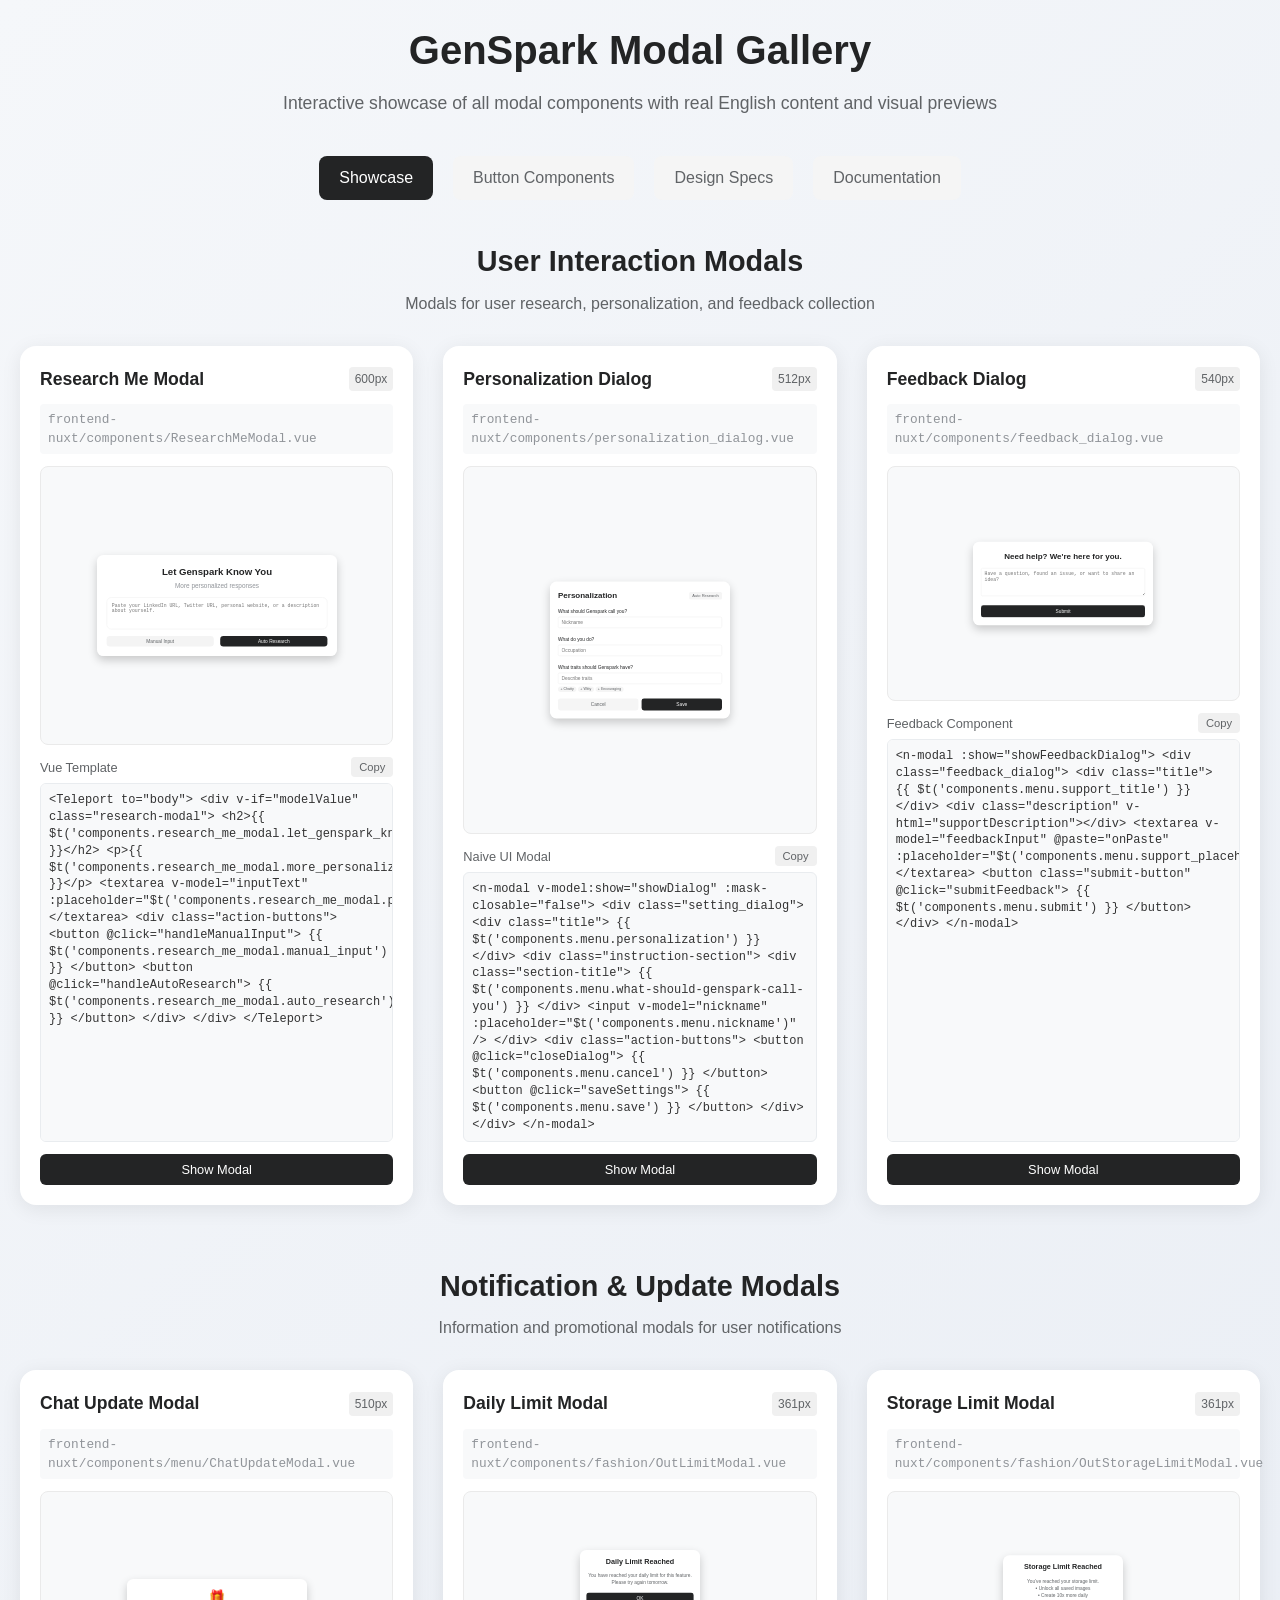
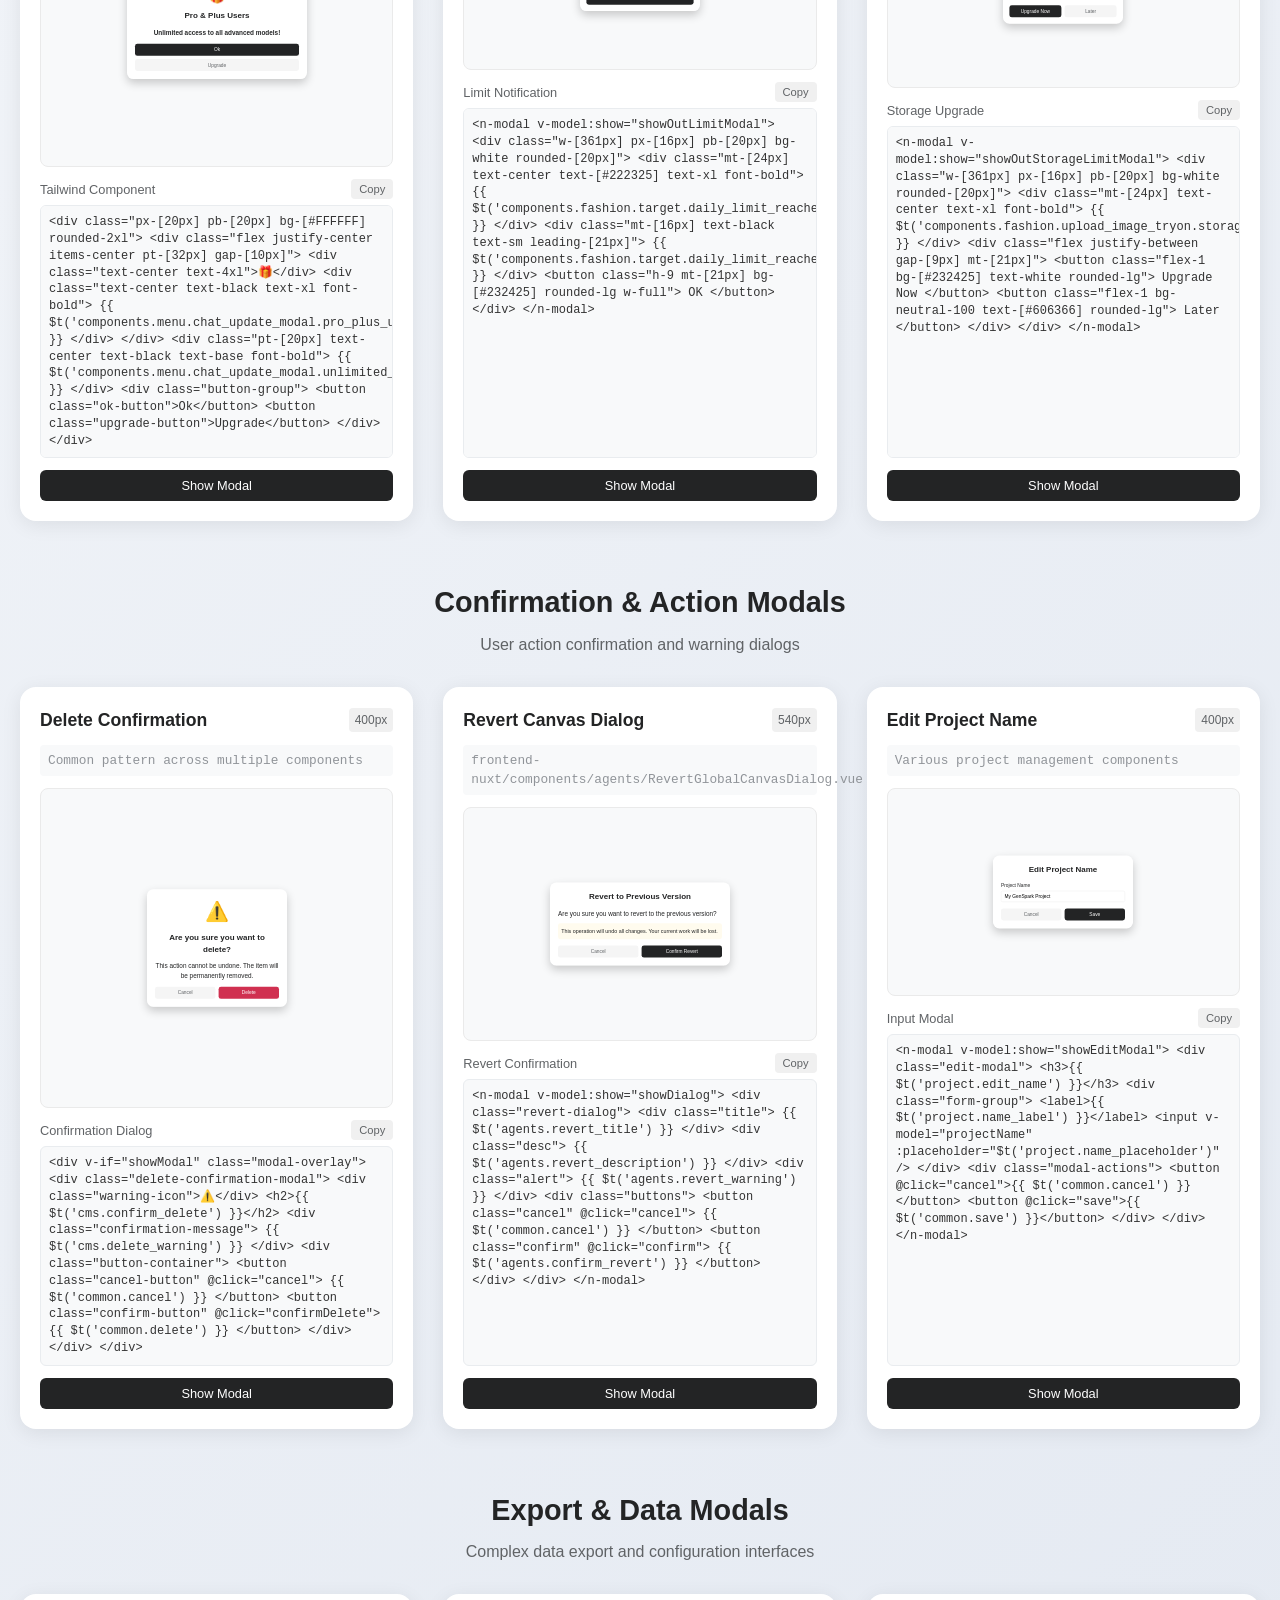
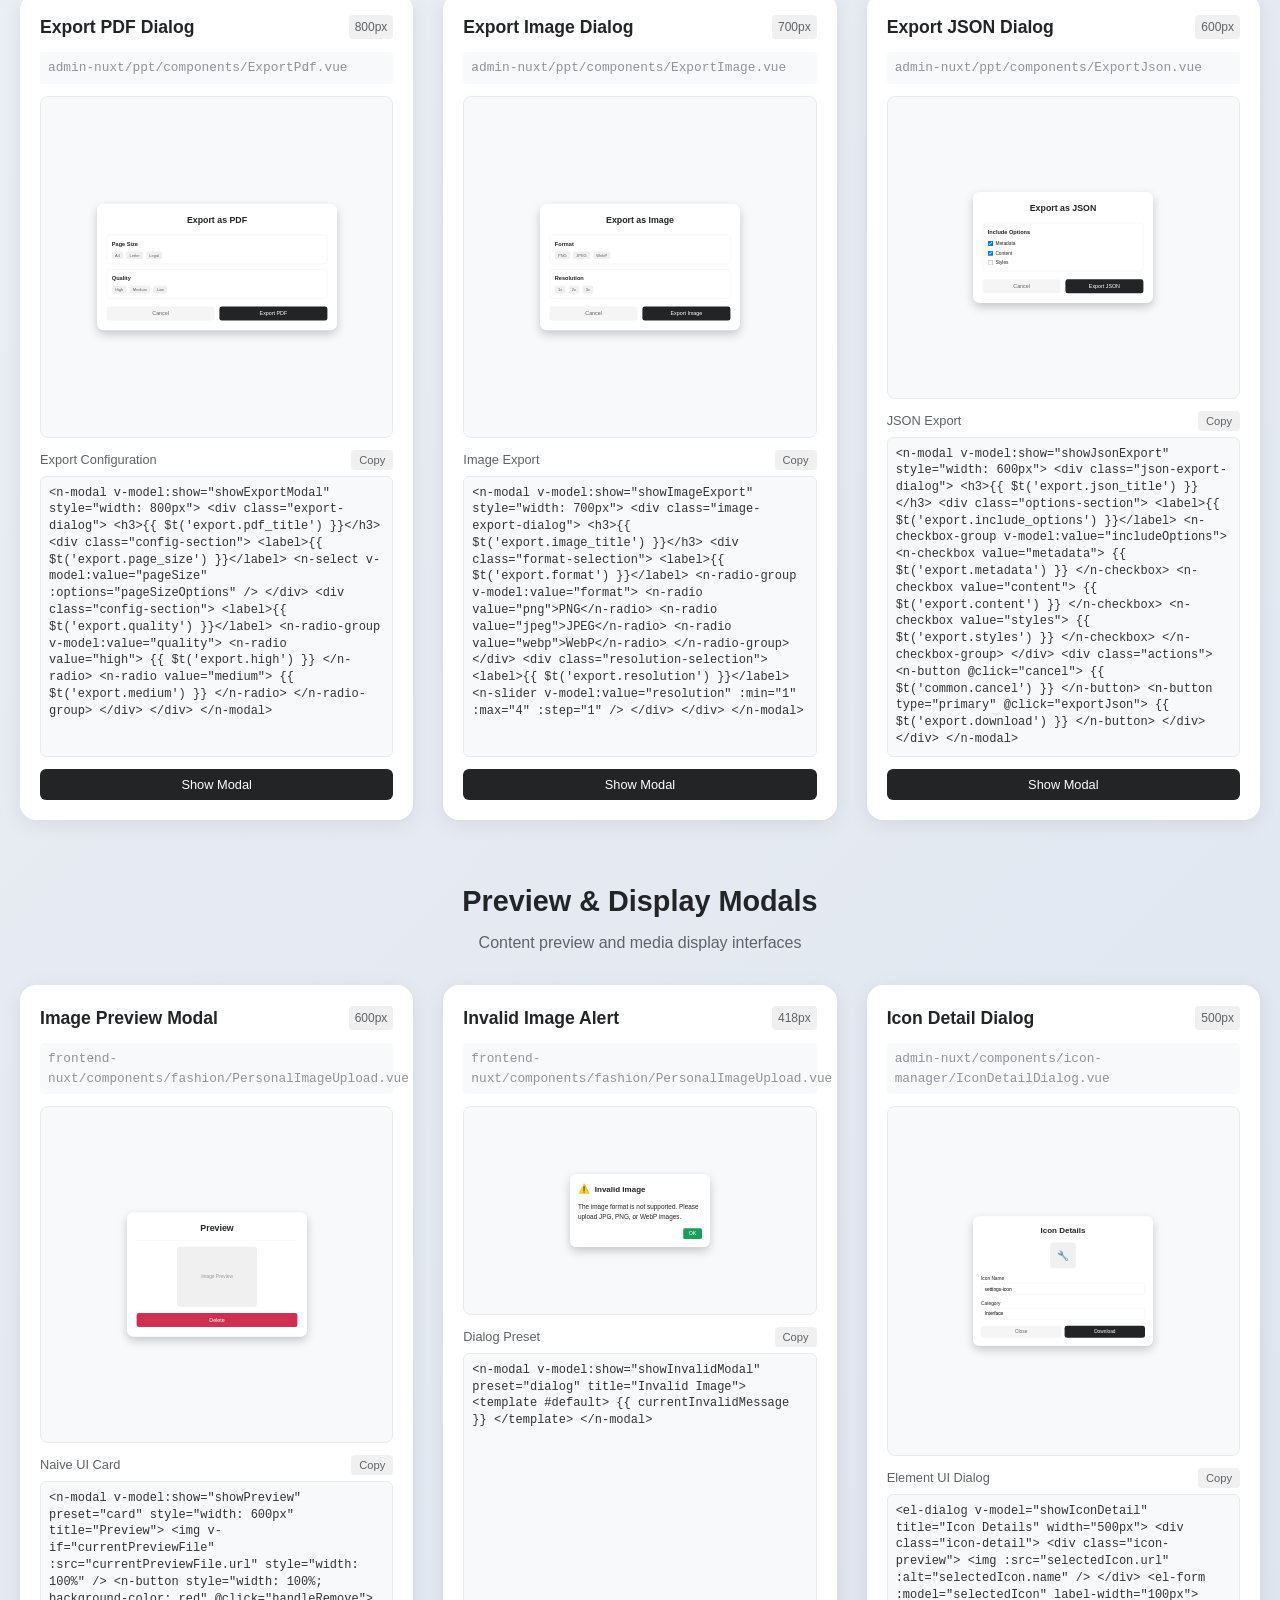
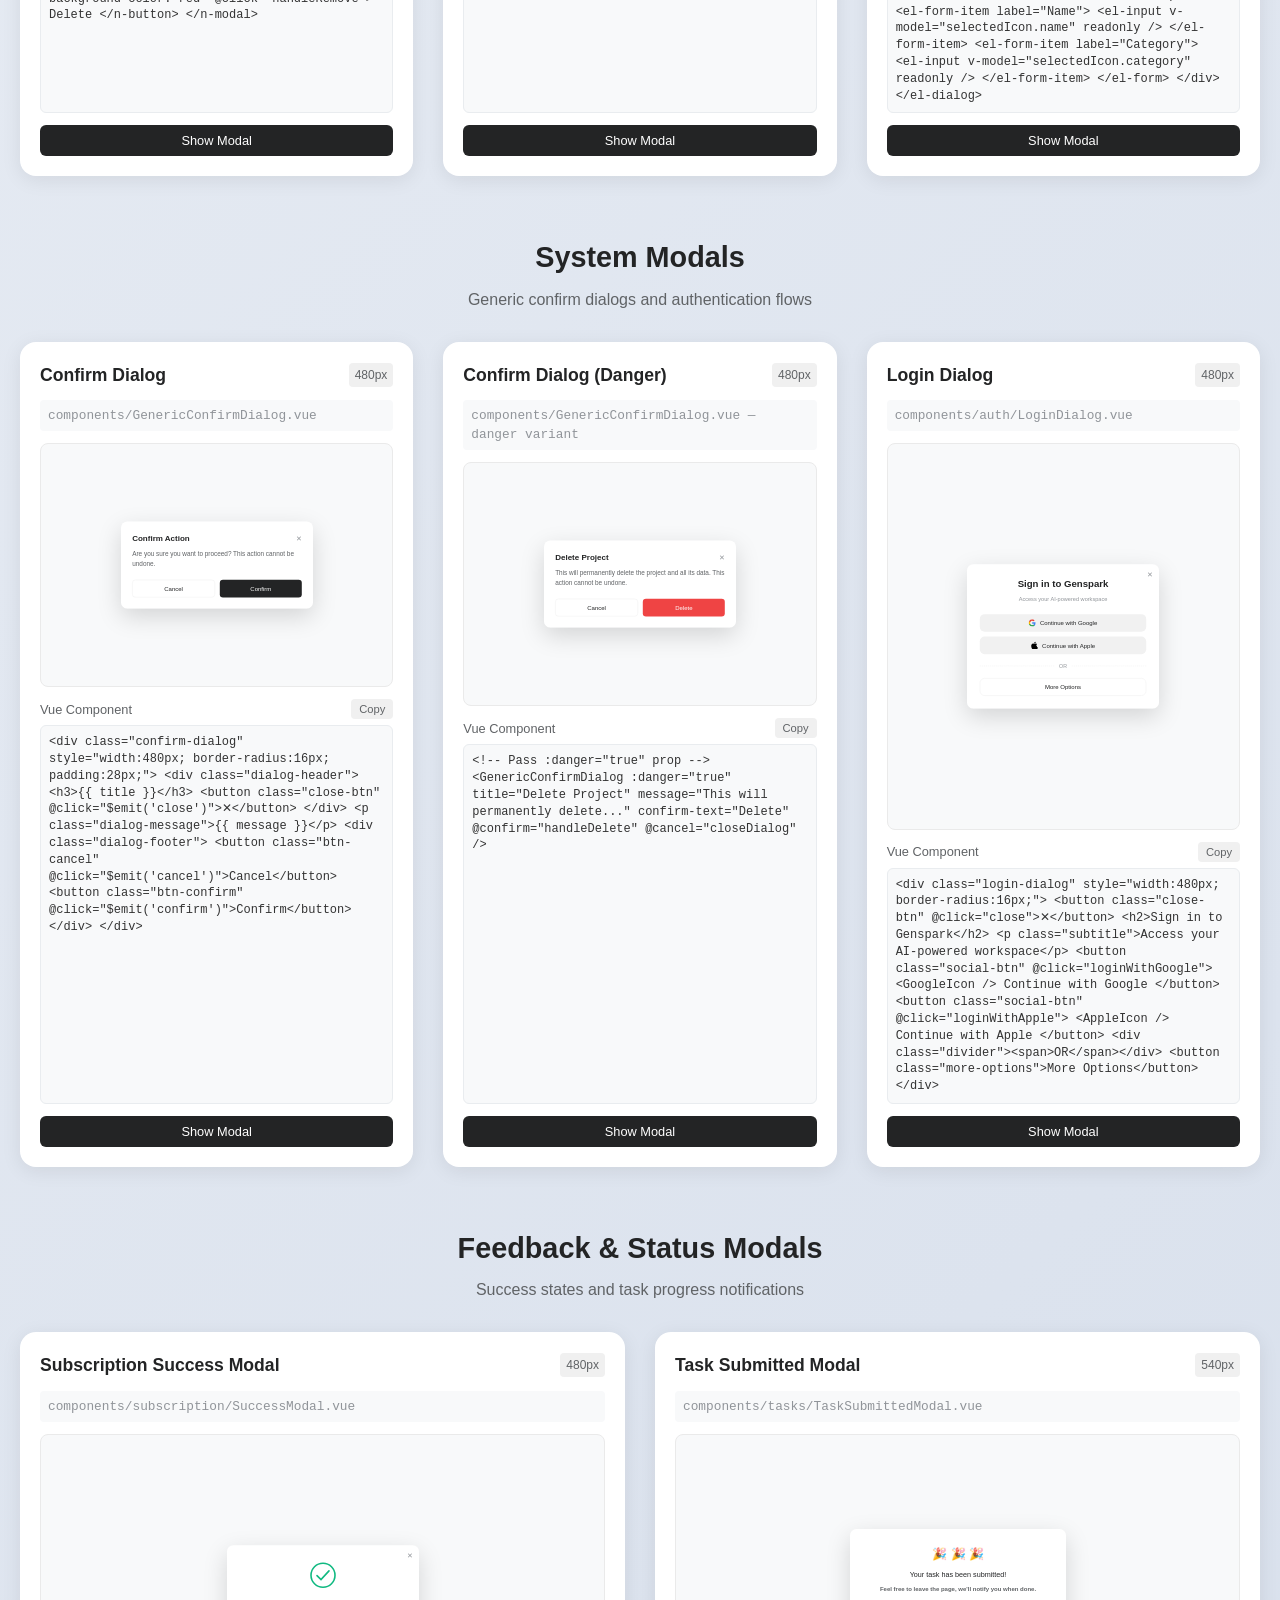
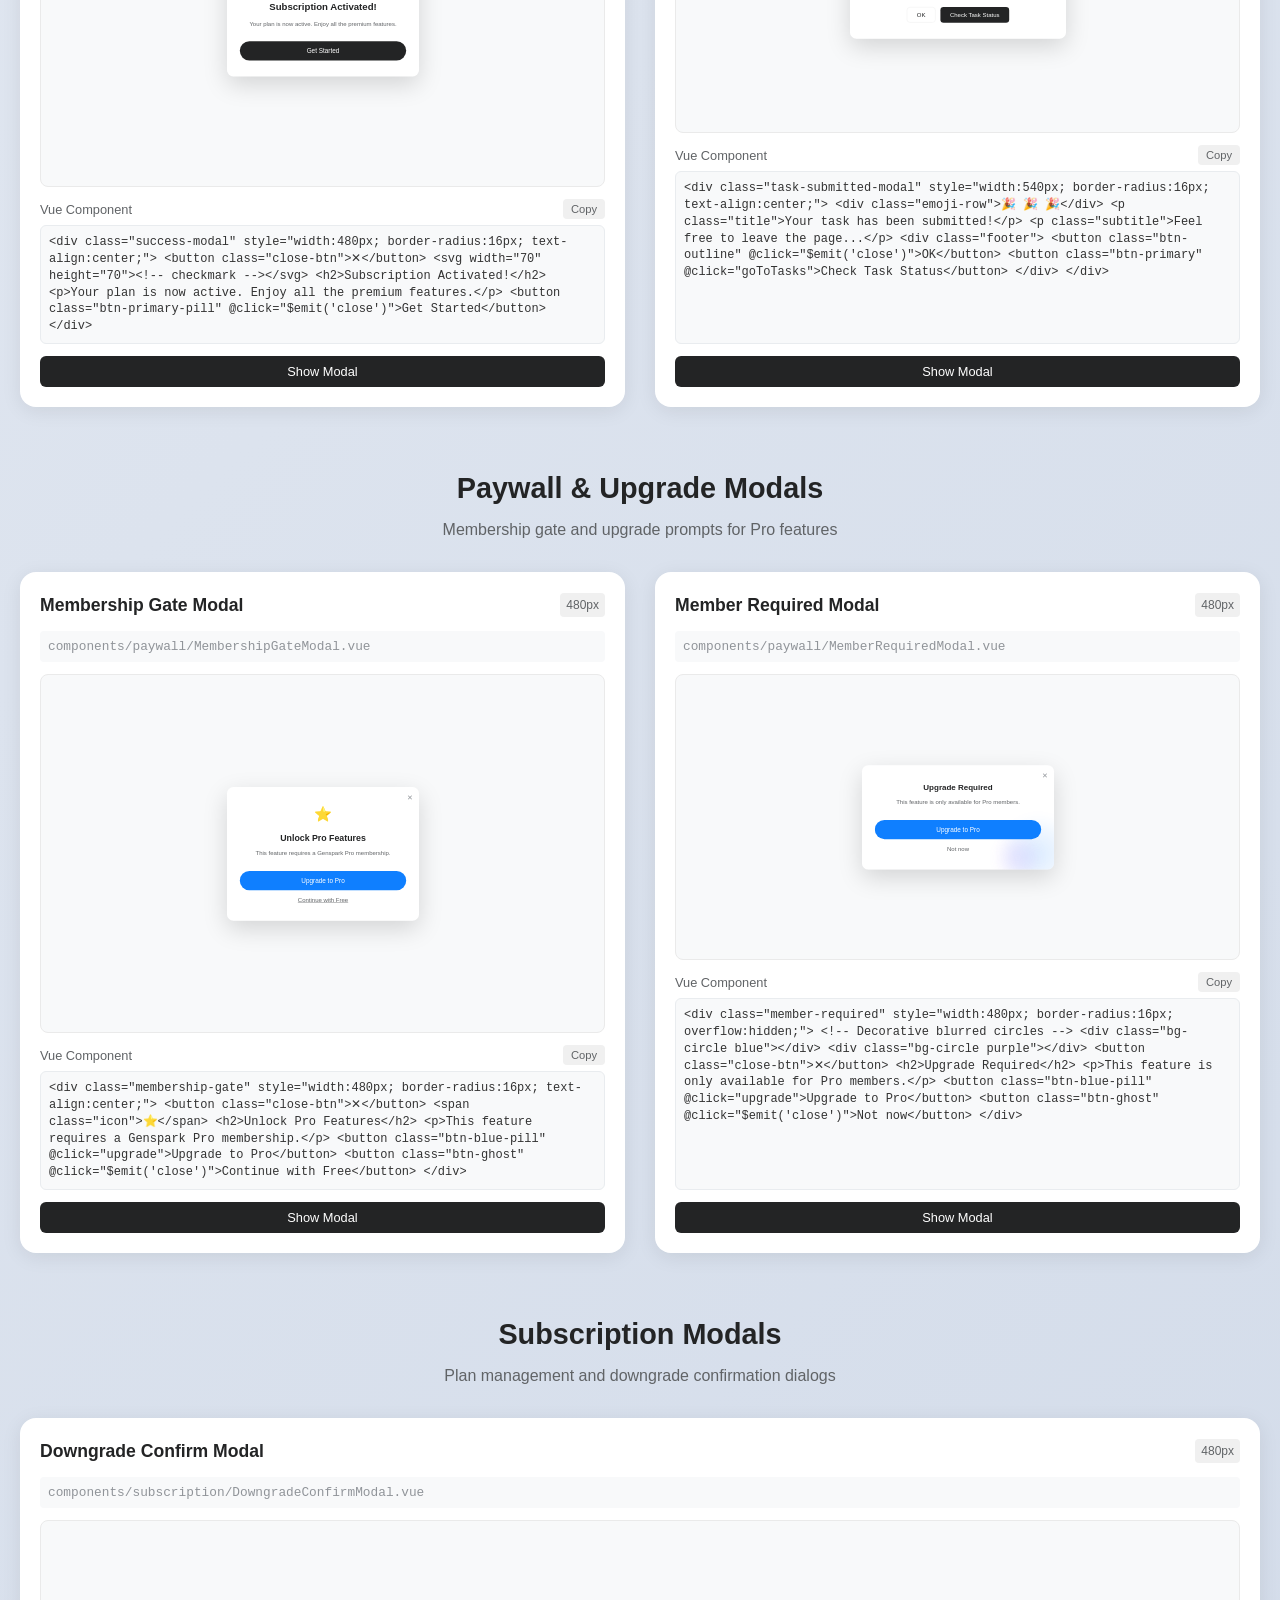
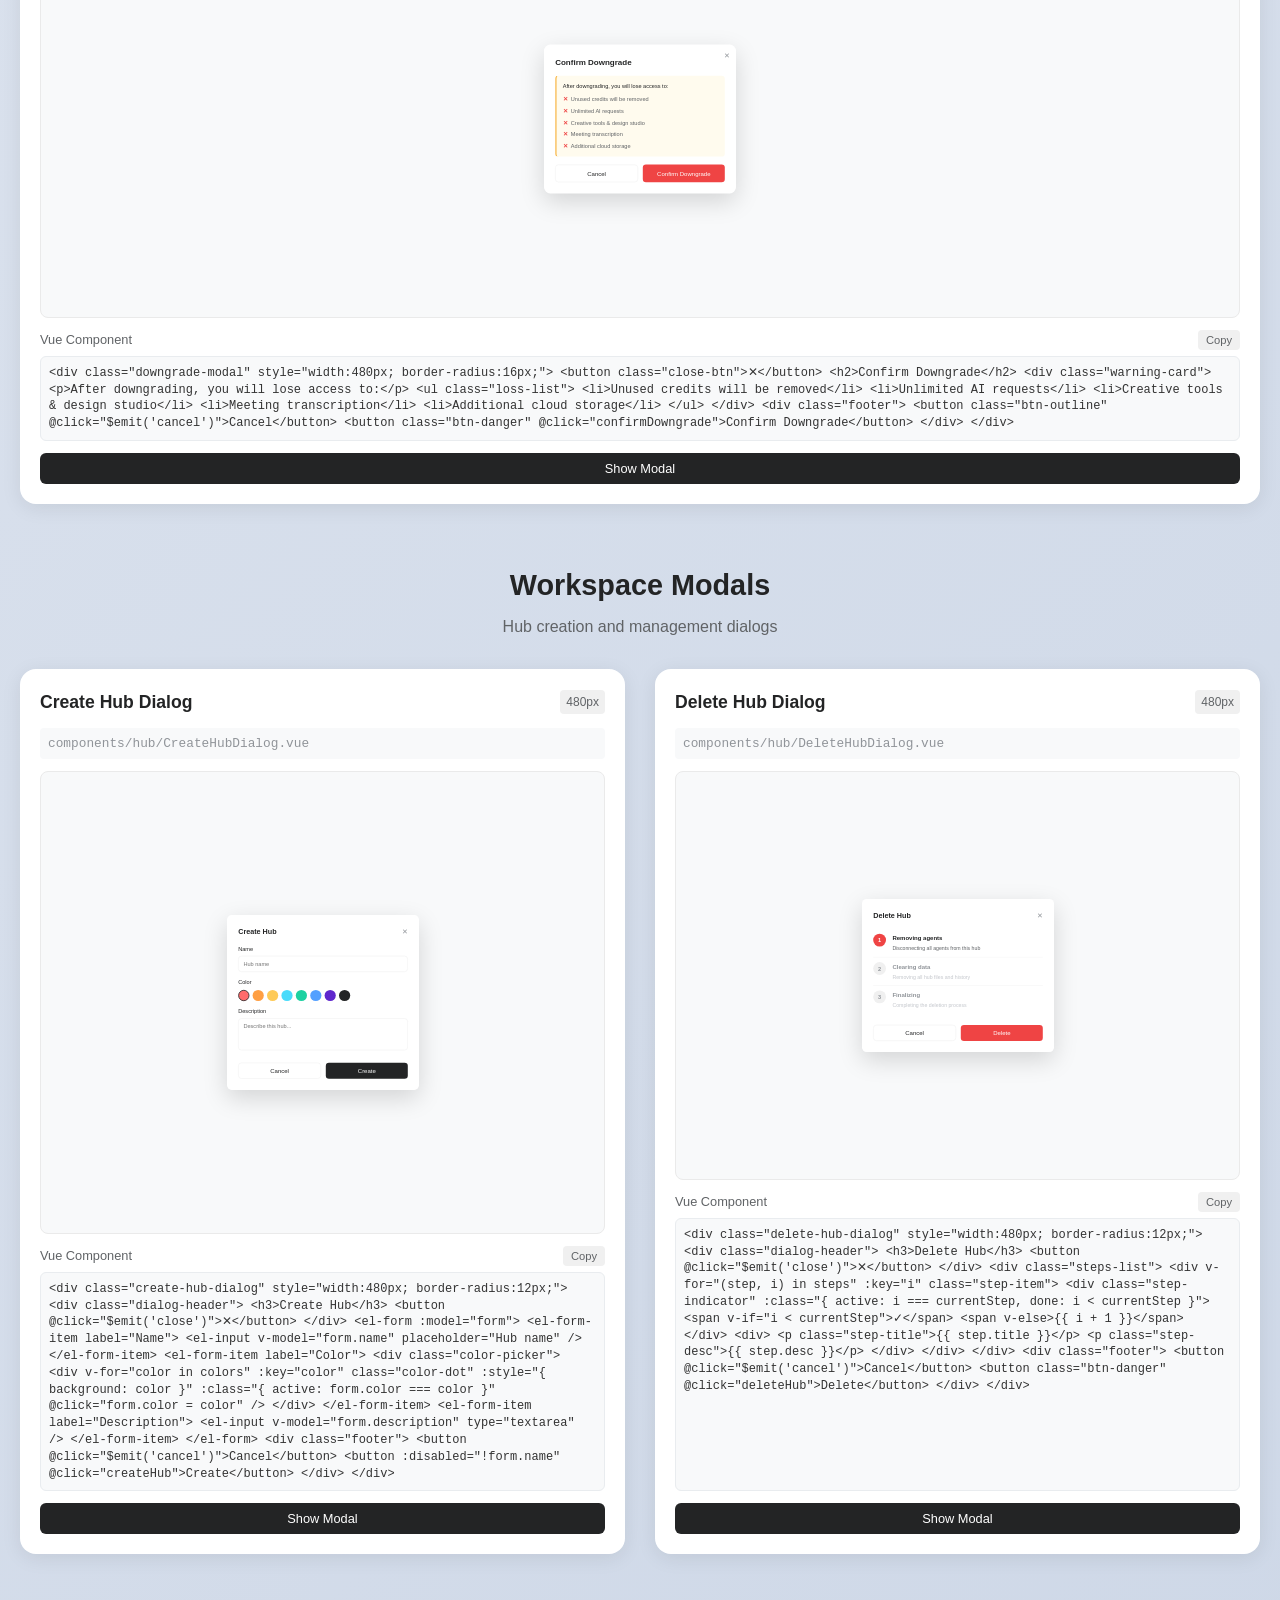
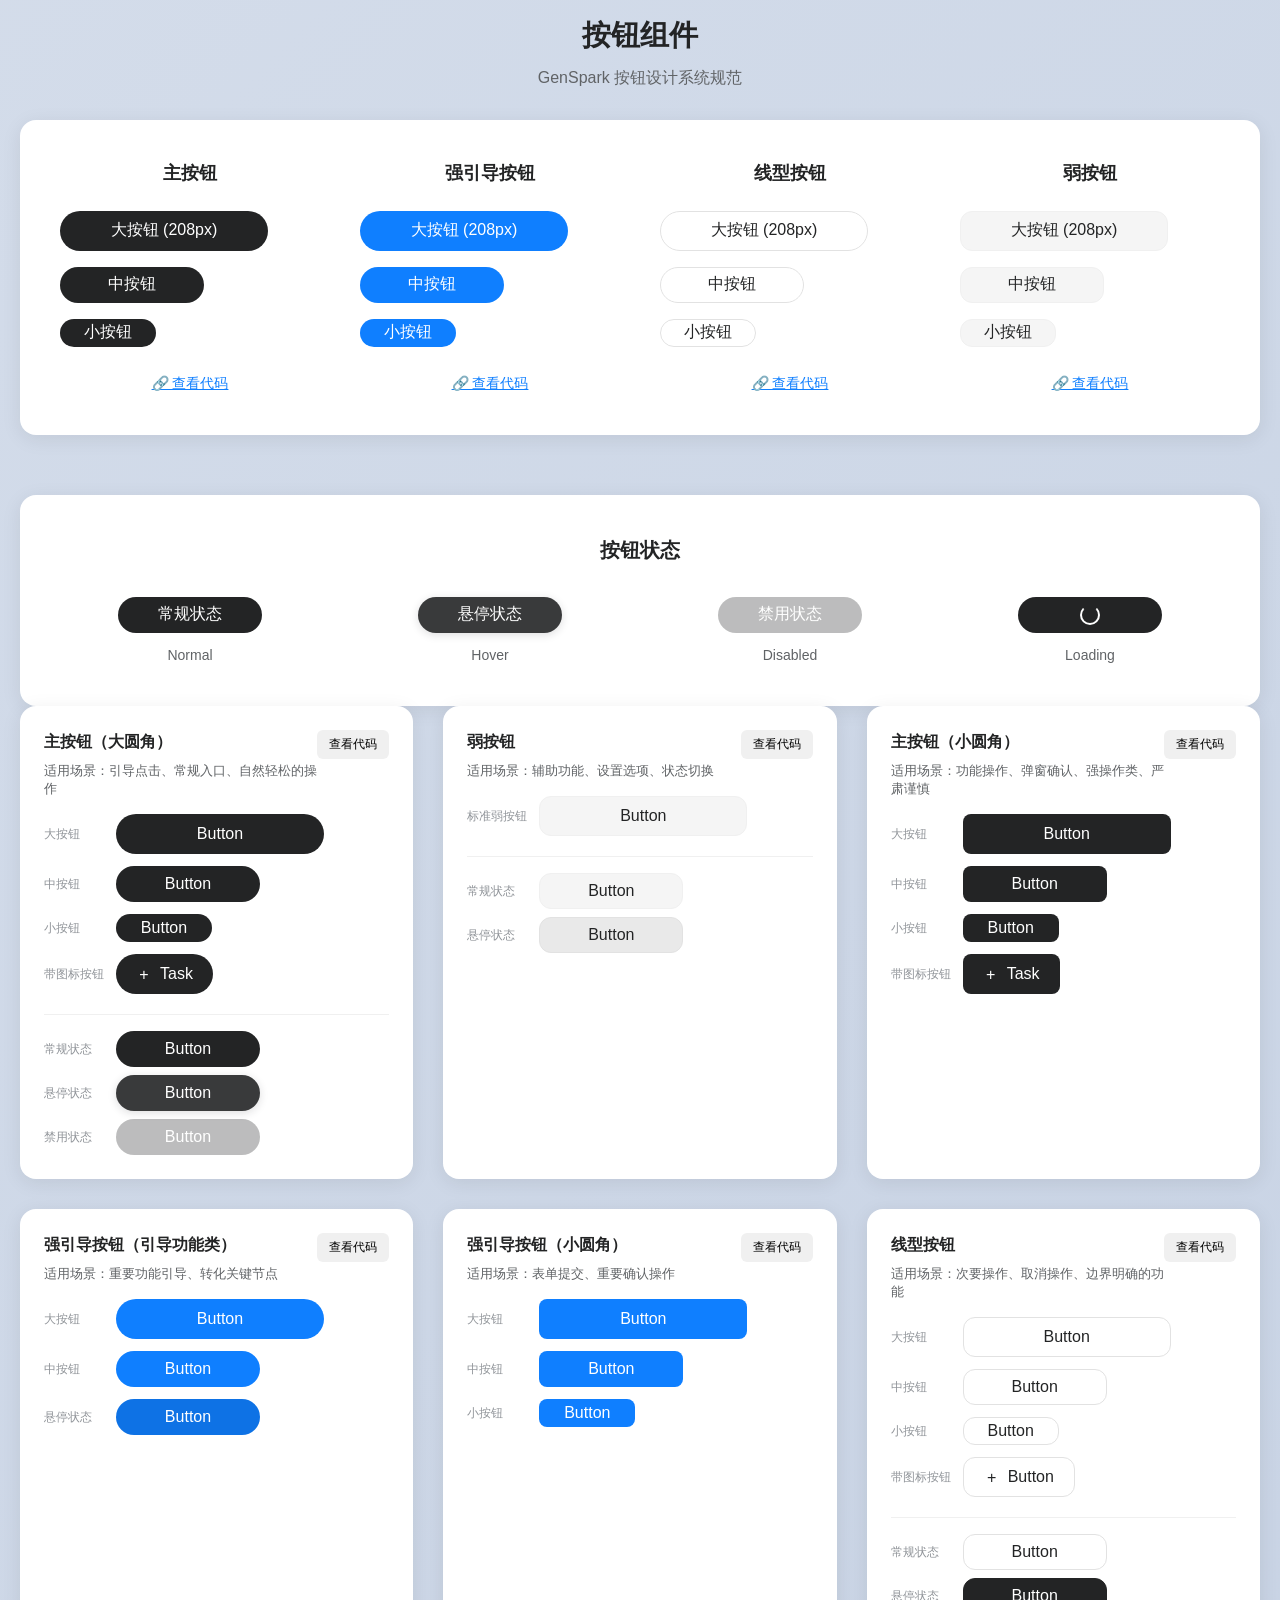
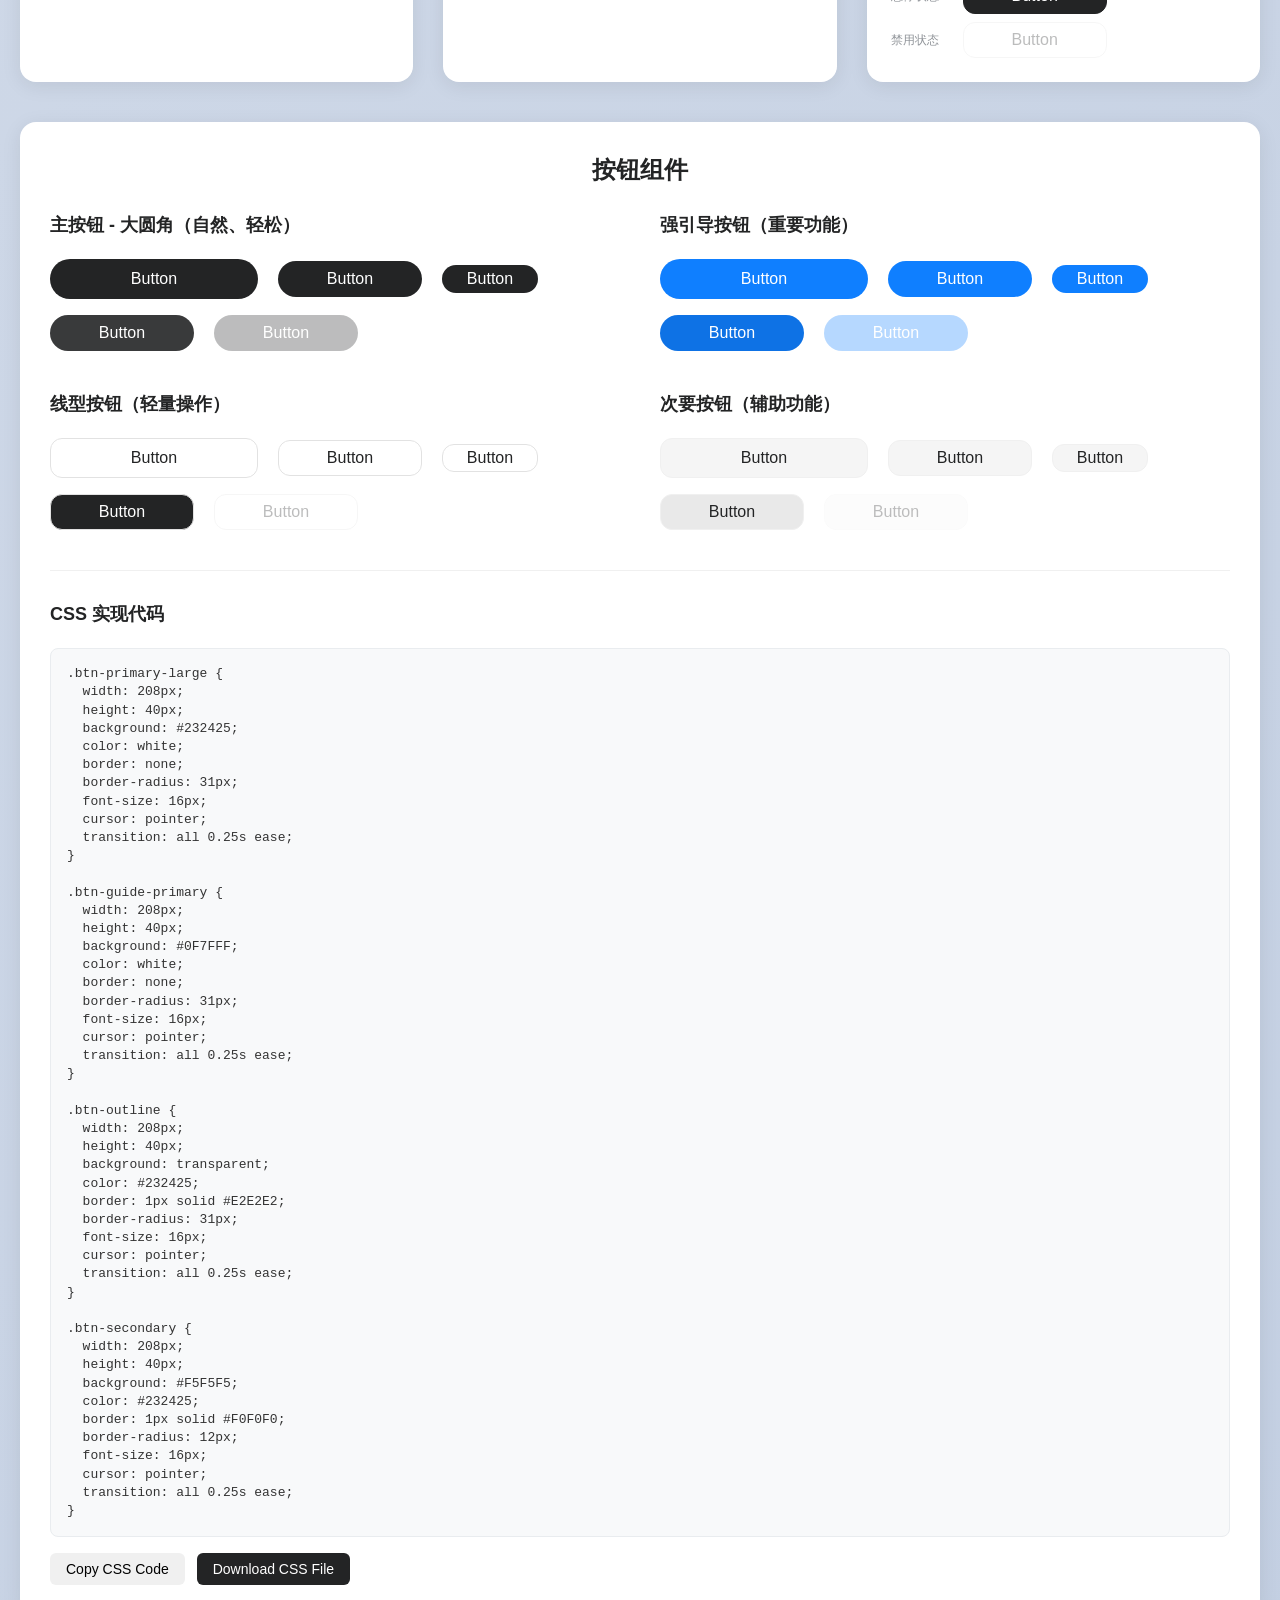
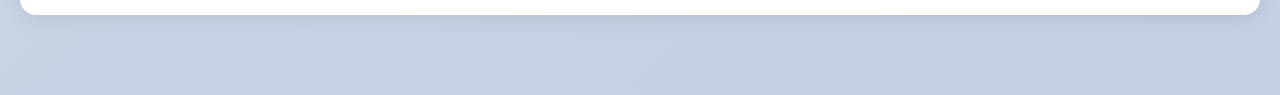
<file: index.html>
<!DOCTYPE html>
<html lang="en">
<head>
    <meta charset="UTF-8">
    <meta http-equiv="refresh" content="0; url=modal-showcase.html">
    <title>GenSpark Modal Gallery - Redirecting...</title>
    <script type="text/javascript">
        window.location.href = "modal-showcase.html"
    </script>
</head>
<body>
    <p>If you are not redirected automatically, follow this <a href="modal-showcase.html">link to the modal gallery</a>.</p>
</body>
</html>
</file>
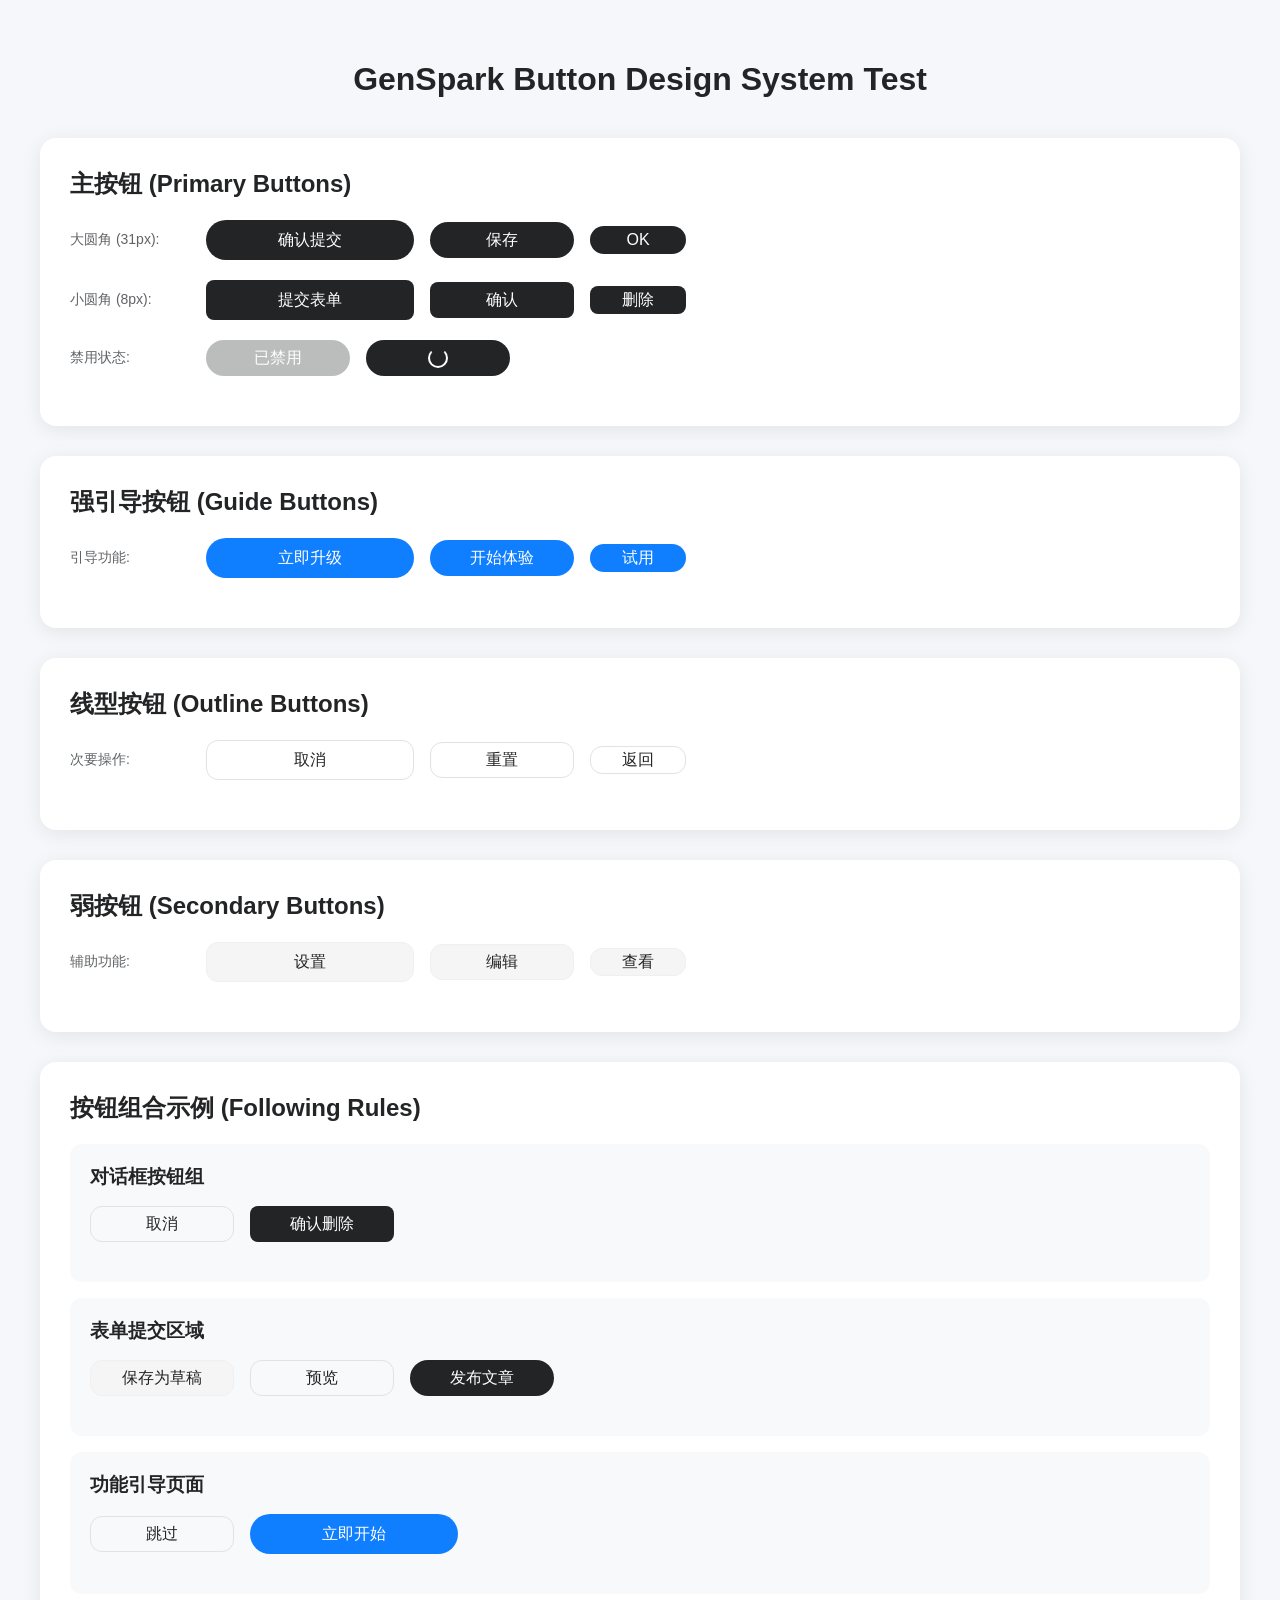
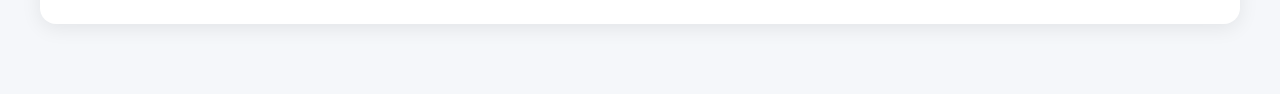
<file: button-test-example.html>
<!DOCTYPE html>
<html lang="zh-CN">
<head>
    <meta charset="UTF-8">
    <meta name="viewport" content="width=device-width, initial-scale=1.0">
    <title>GenSpark Button System Test</title>
    <style>
        /* GenSpark Button Design System - Following .cursorrules */
        
        :root {
            --color-primary: #232425;
            --color-primary-hover: #393A3B;
            --color-guide: #0F7FFF;
            --color-guide-hover: #0E72E5;
            --color-secondary: #F5F5F5;
            --color-secondary-hover: #E9E9E9;
            --color-border: #E2E2E2;
        }

        /* Base Button Class (Required by .cursorrules) */
        .btn-base {
            border: none;
            cursor: pointer;
            font-family: inherit;
            font-weight: 500;
            display: inline-flex;
            align-items: center;
            justify-content: center;
            gap: 8px;
            transition: all 0.25s ease;
            white-space: nowrap;
            outline: none;
            box-sizing: border-box;
        }

        /* Button Sizes */
        .btn-large {
            width: 208px;
            height: 40px;
            font-size: 16px;
        }

        .btn-medium {
            width: 144px;
            height: 36px;
            font-size: 16px;
        }

        .btn-small {
            width: 96px;
            height: 28px;
            font-size: 16px;
        }

        /* Primary Button (Large Radius) */
        .btn-primary-large {
            background: var(--color-primary);
            border-radius: 31px;
            color: white;
        }

        .btn-primary-large:hover {
            background: var(--color-primary-hover);
            box-shadow: 0 2px 8px rgba(35, 36, 37, 0.15);
        }

        .btn-primary-large:disabled {
            opacity: 0.3;
            cursor: not-allowed;
        }

        /* Primary Button (Small Radius) */
        .btn-primary-small {
            background: var(--color-primary);
            border-radius: 8px;
            color: white;
        }

        .btn-primary-small:hover {
            background: var(--color-primary-hover);
            box-shadow: 0 2px 8px rgba(35, 36, 37, 0.15);
        }

        /* Guide Button (Blue) */
        .btn-guide {
            background: var(--color-guide);
            border-radius: 31px;
            color: white;
        }

        .btn-guide:hover {
            background: var(--color-guide-hover);
            box-shadow: 0 2px 8px rgba(15, 127, 255, 0.15);
        }

        /* Outline Button */
        .btn-outline {
            background: transparent;
            border: 1px solid var(--color-border);
            border-radius: 12px;
            color: var(--color-primary);
        }

        .btn-outline:hover {
            background: var(--color-primary);
            color: white;
        }

        /* Secondary Button (Weak) */
        .btn-secondary {
            background: var(--color-secondary);
            border: 1px solid #F0F0F0;
            border-radius: 12px;
            color: var(--color-primary);
        }

        .btn-secondary:hover {
            background: var(--color-secondary-hover);
        }

        /* Loading State */
        .btn-loading {
            color: transparent !important;
            position: relative;
        }

        .btn-loading::after {
            content: '';
            position: absolute;
            width: 16px;
            height: 16px;
            border: 2px solid white;
            border-radius: 50%;
            border-top-color: transparent;
            animation: spin 1s ease-in-out infinite;
        }

        @keyframes spin {
            to { transform: rotate(360deg); }
        }

        /* Demo Page Styles */
        body {
            font-family: -apple-system, BlinkMacSystemFont, 'Segoe UI', Arial, sans-serif;
            background: #f5f7fa;
            padding: 40px 20px;
            margin: 0;
        }

        .container {
            max-width: 1200px;
            margin: 0 auto;
        }

        .section {
            background: white;
            border-radius: 16px;
            padding: 30px;
            margin-bottom: 30px;
            box-shadow: 0 4px 20px rgba(0, 0, 0, 0.08);
        }

        .section h2 {
            margin: 0 0 20px 0;
            color: #232425;
            font-size: 24px;
        }

        .button-group {
            display: flex;
            gap: 16px;
            flex-wrap: wrap;
            align-items: center;
            margin-bottom: 20px;
        }

        .demo-label {
            font-size: 14px;
            color: #606366;
            min-width: 120px;
        }
    </style>
</head>
<body>
    <div class="container">
        <h1 style="text-align: center; color: #232425; margin-bottom: 40px;">
            GenSpark Button Design System Test
        </h1>

        <div class="section">
            <h2>主按钮 (Primary Buttons)</h2>
            
            <div class="button-group">
                <span class="demo-label">大圆角 (31px):</span>
                <button class="btn-base btn-primary-large btn-large">确认提交</button>
                <button class="btn-base btn-primary-large btn-medium">保存</button>
                <button class="btn-base btn-primary-large btn-small">OK</button>
            </div>

            <div class="button-group">
                <span class="demo-label">小圆角 (8px):</span>
                <button class="btn-base btn-primary-small btn-large">提交表单</button>
                <button class="btn-base btn-primary-small btn-medium">确认</button>
                <button class="btn-base btn-primary-small btn-small">删除</button>
            </div>

            <div class="button-group">
                <span class="demo-label">禁用状态:</span>
                <button class="btn-base btn-primary-large btn-medium" disabled>已禁用</button>
                <button class="btn-base btn-primary-large btn-medium btn-loading">加载中</button>
            </div>
        </div>

        <div class="section">
            <h2>强引导按钮 (Guide Buttons)</h2>
            
            <div class="button-group">
                <span class="demo-label">引导功能:</span>
                <button class="btn-base btn-guide btn-large">立即升级</button>
                <button class="btn-base btn-guide btn-medium">开始体验</button>
                <button class="btn-base btn-guide btn-small">试用</button>
            </div>
        </div>

        <div class="section">
            <h2>线型按钮 (Outline Buttons)</h2>
            
            <div class="button-group">
                <span class="demo-label">次要操作:</span>
                <button class="btn-base btn-outline btn-large">取消</button>
                <button class="btn-base btn-outline btn-medium">重置</button>
                <button class="btn-base btn-outline btn-small">返回</button>
            </div>
        </div>

        <div class="section">
            <h2>弱按钮 (Secondary Buttons)</h2>
            
            <div class="button-group">
                <span class="demo-label">辅助功能:</span>
                <button class="btn-base btn-secondary btn-large">设置</button>
                <button class="btn-base btn-secondary btn-medium">编辑</button>
                <button class="btn-base btn-secondary btn-small">查看</button>
            </div>
        </div>

        <div class="section">
            <h2>按钮组合示例 (Following Rules)</h2>
            
            <div style="background: #f8f9fa; padding: 20px; border-radius: 12px; margin-bottom: 16px;">
                <h3 style="margin: 0 0 16px 0; color: #232425;">对话框按钮组</h3>
                <div class="button-group">
                    <button class="btn-base btn-outline btn-medium">取消</button>
                    <button class="btn-base btn-primary-small btn-medium">确认删除</button>
                </div>
            </div>

            <div style="background: #f8f9fa; padding: 20px; border-radius: 12px; margin-bottom: 16px;">
                <h3 style="margin: 0 0 16px 0; color: #232425;">表单提交区域</h3>
                <div class="button-group">
                    <button class="btn-base btn-secondary btn-medium">保存为草稿</button>
                    <button class="btn-base btn-outline btn-medium">预览</button>
                    <button class="btn-base btn-primary-large btn-medium">发布文章</button>
                </div>
            </div>

            <div style="background: #f8f9fa; padding: 20px; border-radius: 12px;">
                <h3 style="margin: 0 0 16px 0; color: #232425;">功能引导页面</h3>
                <div class="button-group">
                    <button class="btn-base btn-outline btn-medium">跳过</button>
                    <button class="btn-base btn-guide btn-large">立即开始</button>
                </div>
            </div>
        </div>
    </div>

    <script>
        // Test interactive behavior
        document.querySelectorAll('button:not([disabled])').forEach(button => {
            button.addEventListener('click', function() {
                console.log(`Clicked: ${this.textContent} - Classes: ${this.className}`);
            });
        });

        console.log('GenSpark Button Design System Test Loaded');
        console.log('All buttons follow the .cursorrules specifications');
    </script>
</body>
</html>
</file>
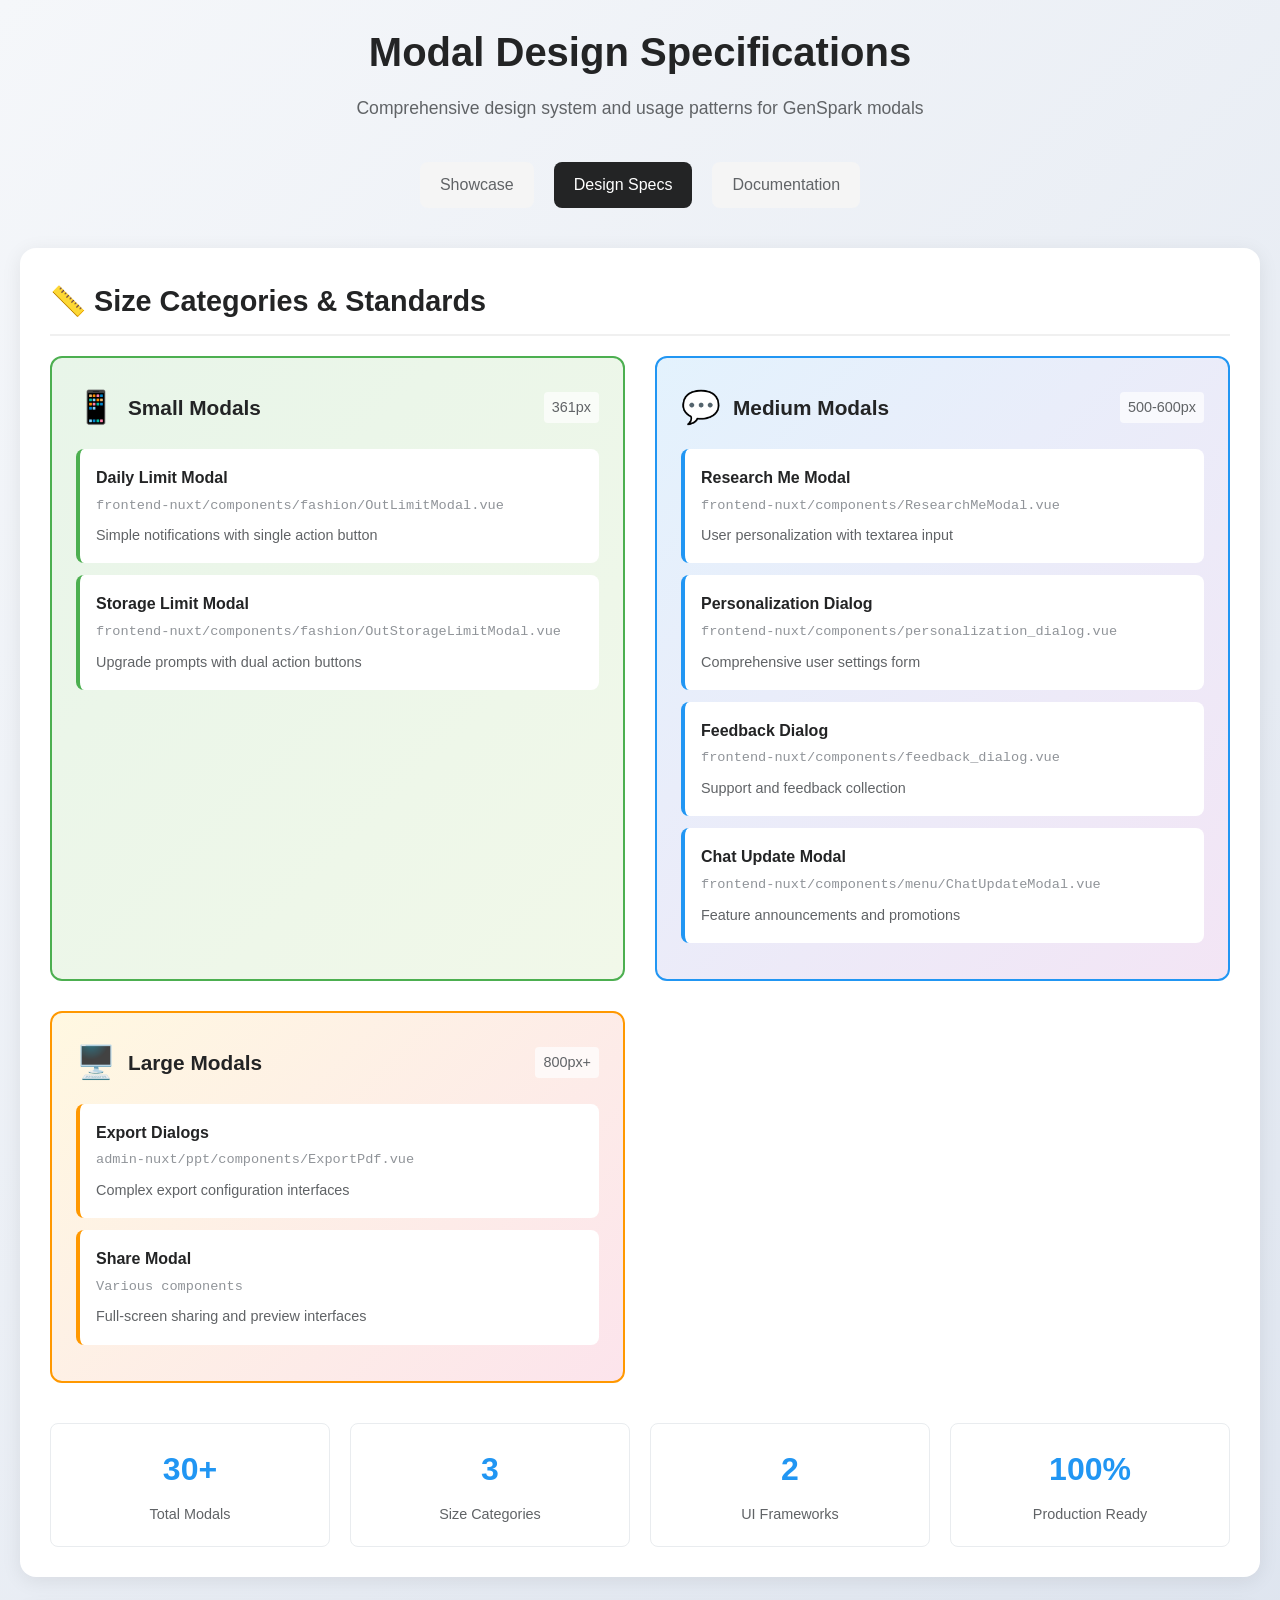
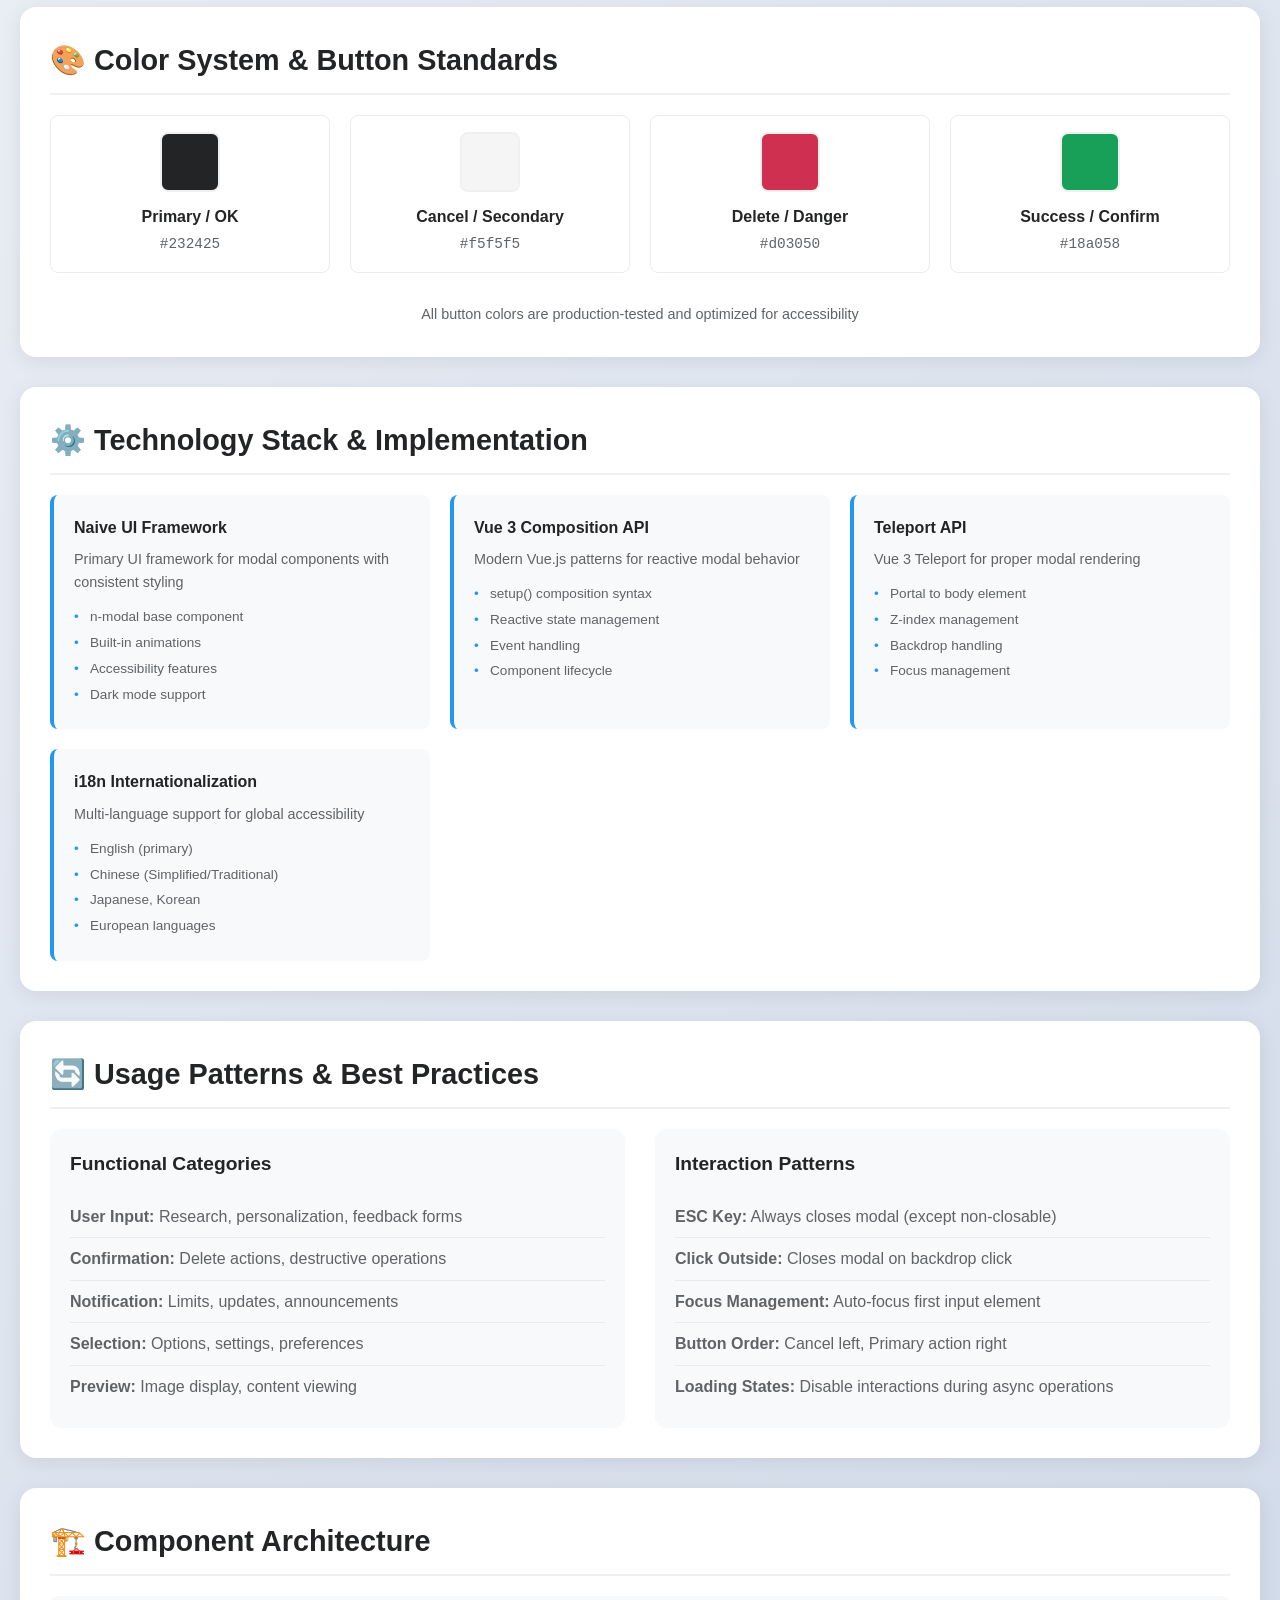
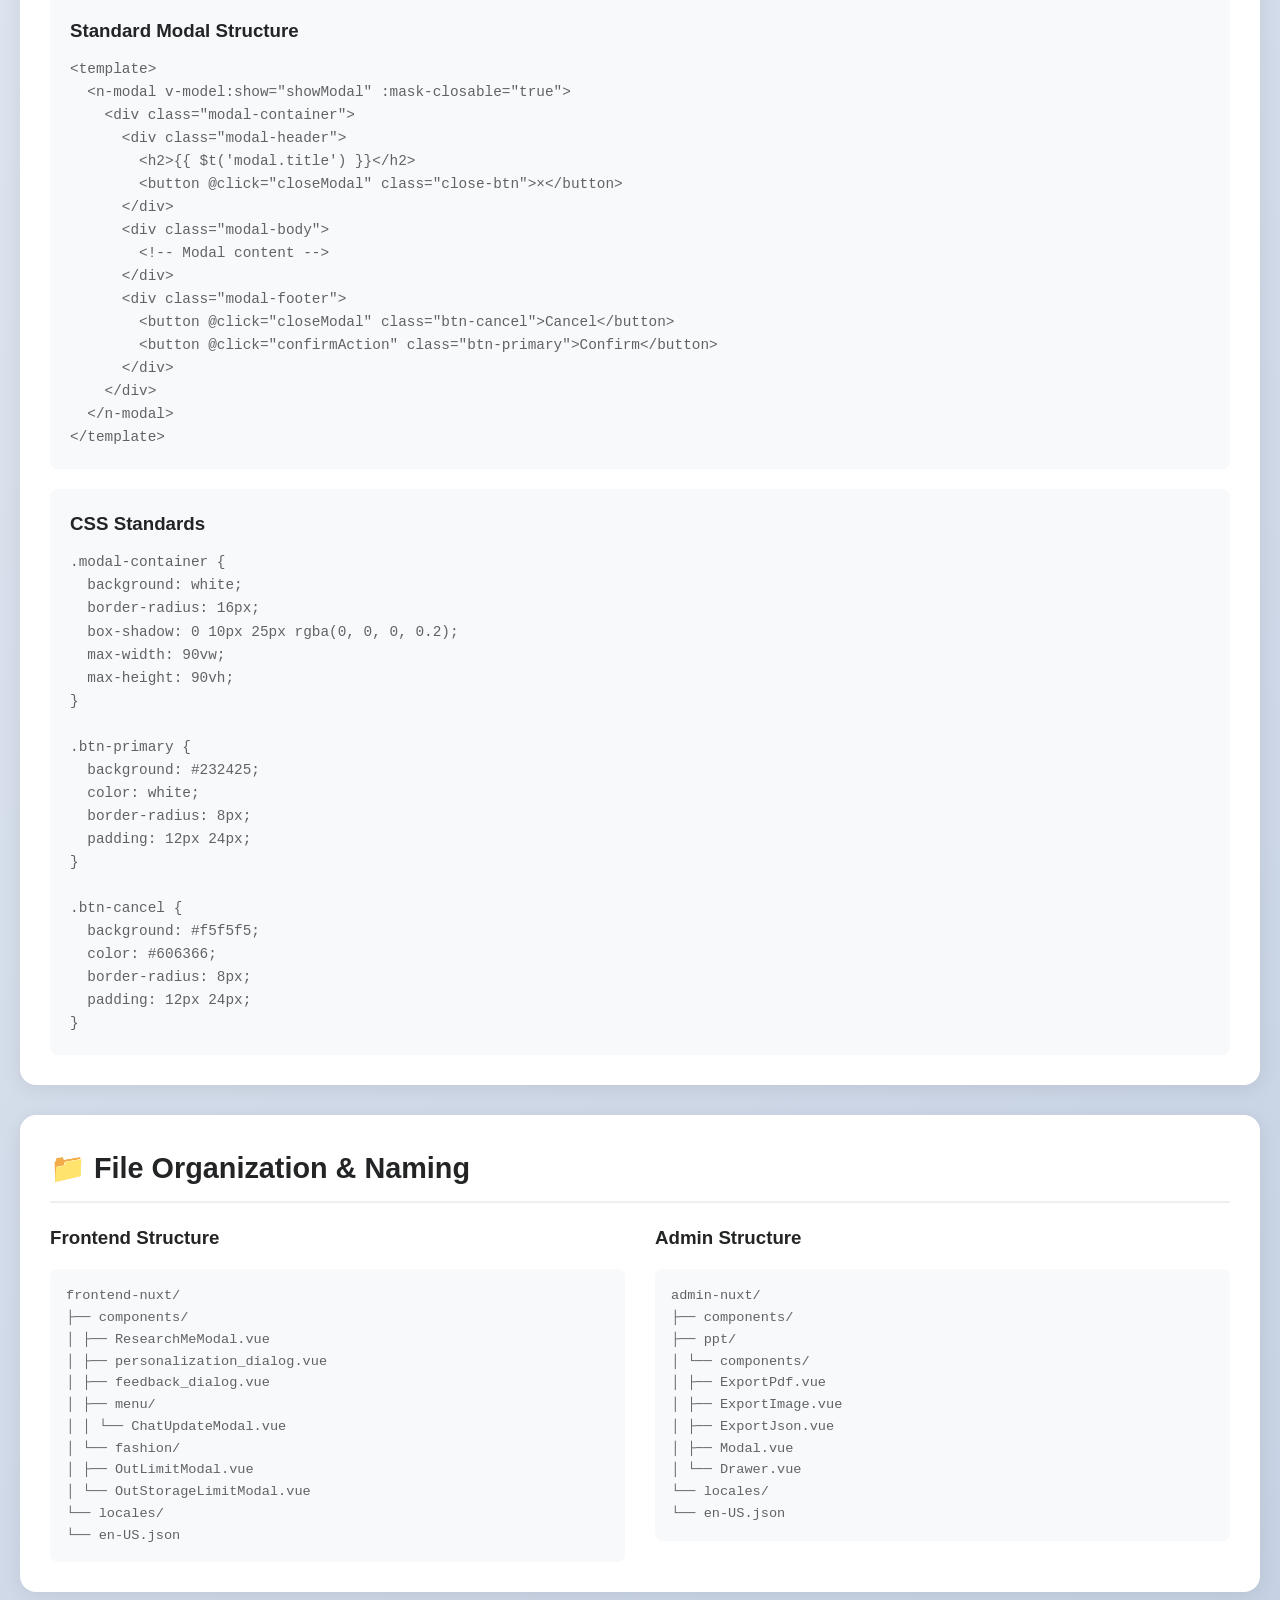
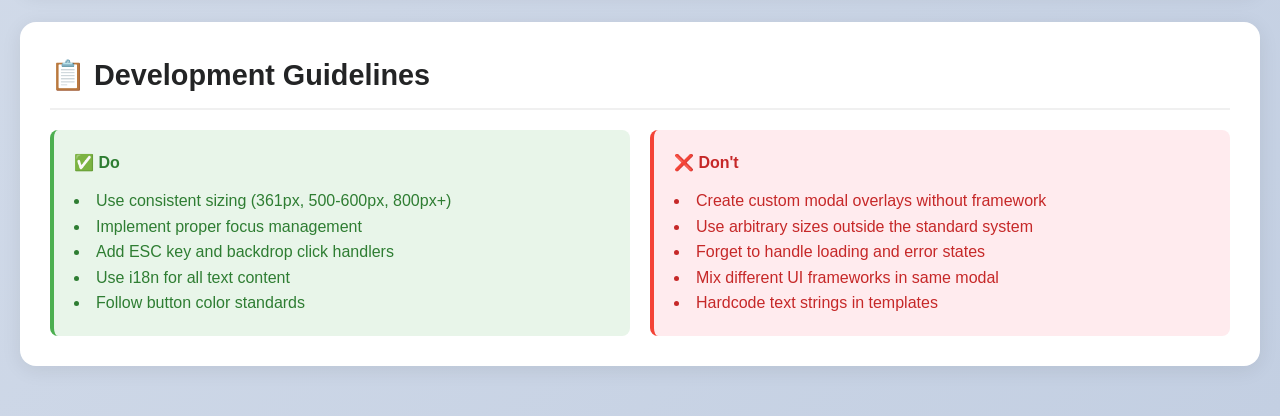
<file: design-specs.html>
<!DOCTYPE html>
<html lang="en">
<head>
    <meta charset="UTF-8">
    <meta name="viewport" content="width=device-width, initial-scale=1.0">
    <title>GenSpark Modal Design Specifications</title>
    <style>
        * {
            margin: 0;
            padding: 0;
            box-sizing: border-box;
        }

        body {
            font-family: -apple-system, BlinkMacSystemFont, 'Segoe UI', Arial, sans-serif;
            background: linear-gradient(135deg, #f5f7fa 0%, #c3cfe2 100%);
            color: #232425;
            line-height: 1.6;
            padding: 20px;
        }

        .header {
            text-align: center;
            margin-bottom: 40px;
        }

        .header h1 {
            font-size: 2.5rem;
            font-weight: 700;
            color: #232425;
            margin-bottom: 10px;
        }

        .header p {
            font-size: 1.1rem;
            color: #606366;
        }

        .navigation {
            display: flex;
            justify-content: center;
            gap: 20px;
            margin-bottom: 40px;
        }

        .nav-link {
            padding: 10px 20px;
            background: #f5f5f5;
            color: #606366;
            text-decoration: none;
            border-radius: 8px;
            transition: all 0.2s ease;
        }

        .nav-link:hover, .nav-link.active {
            background: #232425;
            color: white;
        }

        .container {
            max-width: 1400px;
            margin: 0 auto;
        }

        .section {
            background: white;
            border-radius: 16px;
            padding: 30px;
            margin-bottom: 30px;
            box-shadow: 0 4px 20px rgba(0, 0, 0, 0.08);
        }

        .section-title {
            font-size: 1.8rem;
            font-weight: 600;
            color: #232425;
            margin-bottom: 20px;
            border-bottom: 2px solid #f0f0f0;
            padding-bottom: 10px;
        }

        .size-categories {
            display: grid;
            grid-template-columns: repeat(auto-fit, minmax(400px, 1fr));
            gap: 30px;
            margin-bottom: 40px;
        }

        .size-category {
            background: #f8f9fa;
            border-radius: 12px;
            padding: 24px;
            border: 2px solid #e9ecef;
        }

        .size-category.small {
            border-color: #4CAF50;
            background: linear-gradient(135deg, #e8f5e9 0%, #f1f8e9 100%);
        }

        .size-category.medium {
            border-color: #2196F3;
            background: linear-gradient(135deg, #e3f2fd 0%, #f3e5f5 100%);
        }

        .size-category.large {
            border-color: #FF9800;
            background: linear-gradient(135deg, #fff8e1 0%, #fce4ec 100%);
        }

        .category-header {
            display: flex;
            align-items: center;
            margin-bottom: 16px;
        }

        .category-icon {
            font-size: 2rem;
            margin-right: 12px;
        }

        .category-title {
            font-size: 1.3rem;
            font-weight: 600;
            color: #232425;
        }

        .category-width {
            font-size: 0.9rem;
            color: #606366;
            margin-left: auto;
            padding: 4px 8px;
            background: rgba(255,255,255,0.7);
            border-radius: 4px;
        }

        .modal-list {
            list-style: none;
        }

        .modal-item {
            background: white;
            border-radius: 8px;
            padding: 16px;
            margin-bottom: 12px;
            border-left: 4px solid transparent;
            transition: all 0.2s ease;
        }

        .modal-item.small {
            border-left-color: #4CAF50;
        }

        .modal-item.medium {
            border-left-color: #2196F3;
        }

        .modal-item.large {
            border-left-color: #FF9800;
        }

        .modal-item:hover {
            transform: translateX(4px);
            box-shadow: 0 4px 12px rgba(0, 0, 0, 0.1);
        }

        .modal-name {
            font-weight: 600;
            color: #232425;
            margin-bottom: 4px;
        }

        .modal-path {
            font-size: 0.85rem;
            color: #909499;
            font-family: monospace;
            margin-bottom: 8px;
        }

        .modal-description {
            font-size: 0.9rem;
            color: #606366;
        }

        .color-specs {
            display: grid;
            grid-template-columns: repeat(auto-fit, minmax(200px, 1fr));
            gap: 20px;
            margin-bottom: 30px;
        }

        .color-spec {
            background: white;
            border-radius: 8px;
            padding: 16px;
            text-align: center;
            border: 1px solid #e9ecef;
        }

        .color-preview {
            width: 60px;
            height: 60px;
            border-radius: 8px;
            margin: 0 auto 12px;
            border: 2px solid #f0f0f0;
        }

        .color-primary { background-color: #232425; }
        .color-cancel { background-color: #f5f5f5; }
        .color-delete { background-color: #d03050; }
        .color-success { background-color: #18a058; }

        .color-name {
            font-weight: 600;
            color: #232425;
            margin-bottom: 4px;
        }

        .color-hex {
            font-family: monospace;
            color: #606366;
            font-size: 0.9rem;
        }

        .tech-stack {
            display: grid;
            grid-template-columns: repeat(auto-fit, minmax(300px, 1fr));
            gap: 20px;
        }

        .tech-item {
            background: #f8f9fa;
            border-radius: 8px;
            padding: 20px;
            border-left: 4px solid #2196F3;
        }

        .tech-name {
            font-weight: 600;
            color: #232425;
            margin-bottom: 8px;
        }

        .tech-description {
            color: #606366;
            font-size: 0.9rem;
            margin-bottom: 12px;
        }

        .tech-components {
            list-style: none;
        }

        .tech-components li {
            color: #606366;
            font-size: 0.85rem;
            margin-bottom: 4px;
            padding-left: 16px;
            position: relative;
        }

        .tech-components li:before {
            content: "•";
            color: #2196F3;
            position: absolute;
            left: 0;
        }

        .usage-patterns {
            display: grid;
            grid-template-columns: 1fr 1fr;
            gap: 30px;
        }

        .pattern-category {
            background: #f8f9fa;
            border-radius: 12px;
            padding: 20px;
        }

        .pattern-title {
            font-size: 1.2rem;
            font-weight: 600;
            color: #232425;
            margin-bottom: 16px;
        }

        .pattern-list {
            list-style: none;
        }

        .pattern-list li {
            padding: 8px 0;
            border-bottom: 1px solid #e9ecef;
            color: #606366;
        }

        .pattern-list li:last-child {
            border-bottom: none;
        }

        .stats-grid {
            display: grid;
            grid-template-columns: repeat(auto-fit, minmax(200px, 1fr));
            gap: 20px;
            margin-top: 20px;
        }

        .stat-card {
            background: white;
            border-radius: 8px;
            padding: 20px;
            text-align: center;
            border: 1px solid #e9ecef;
        }

        .stat-number {
            font-size: 2rem;
            font-weight: 700;
            color: #2196F3;
            margin-bottom: 8px;
        }

        .stat-label {
            color: #606366;
            font-size: 0.9rem;
        }

        @media (max-width: 768px) {
            .size-categories,
            .usage-patterns {
                grid-template-columns: 1fr;
            }

            .color-specs,
            .tech-stack {
                grid-template-columns: repeat(auto-fit, minmax(150px, 1fr));
            }
        }
    </style>
</head>
<body>
    <div class="container">
        <div class="header">
            <h1>Modal Design Specifications</h1>
            <p>Comprehensive design system and usage patterns for GenSpark modals</p>
        </div>

        <div class="navigation">
            <a href="modal-showcase.html" class="nav-link">Showcase</a>
            <a href="design-specs.html" class="nav-link active">Design Specs</a>
            <a href="README.md" class="nav-link">Documentation</a>
        </div>

        <!-- Size Categories -->
        <div class="section">
            <h2 class="section-title">📏 Size Categories & Standards</h2>
            <div class="size-categories">
                <div class="size-category small">
                    <div class="category-header">
                        <span class="category-icon">📱</span>
                        <h3 class="category-title">Small Modals</h3>
                        <span class="category-width">361px</span>
                    </div>
                    <ul class="modal-list">
                        <li class="modal-item small">
                            <div class="modal-name">Daily Limit Modal</div>
                            <div class="modal-path">frontend-nuxt/components/fashion/OutLimitModal.vue</div>
                            <div class="modal-description">Simple notifications with single action button</div>
                        </li>
                        <li class="modal-item small">
                            <div class="modal-name">Storage Limit Modal</div>
                            <div class="modal-path">frontend-nuxt/components/fashion/OutStorageLimitModal.vue</div>
                            <div class="modal-description">Upgrade prompts with dual action buttons</div>
                        </li>
                    </ul>
                </div>

                <div class="size-category medium">
                    <div class="category-header">
                        <span class="category-icon">💬</span>
                        <h3 class="category-title">Medium Modals</h3>
                        <span class="category-width">500-600px</span>
                    </div>
                    <ul class="modal-list">
                        <li class="modal-item medium">
                            <div class="modal-name">Research Me Modal</div>
                            <div class="modal-path">frontend-nuxt/components/ResearchMeModal.vue</div>
                            <div class="modal-description">User personalization with textarea input</div>
                        </li>
                        <li class="modal-item medium">
                            <div class="modal-name">Personalization Dialog</div>
                            <div class="modal-path">frontend-nuxt/components/personalization_dialog.vue</div>
                            <div class="modal-description">Comprehensive user settings form</div>
                        </li>
                        <li class="modal-item medium">
                            <div class="modal-name">Feedback Dialog</div>
                            <div class="modal-path">frontend-nuxt/components/feedback_dialog.vue</div>
                            <div class="modal-description">Support and feedback collection</div>
                        </li>
                        <li class="modal-item medium">
                            <div class="modal-name">Chat Update Modal</div>
                            <div class="modal-path">frontend-nuxt/components/menu/ChatUpdateModal.vue</div>
                            <div class="modal-description">Feature announcements and promotions</div>
                        </li>
                    </ul>
                </div>

                <div class="size-category large">
                    <div class="category-header">
                        <span class="category-icon">🖥️</span>
                        <h3 class="category-title">Large Modals</h3>
                        <span class="category-width">800px+</span>
                    </div>
                    <ul class="modal-list">
                        <li class="modal-item large">
                            <div class="modal-name">Export Dialogs</div>
                            <div class="modal-path">admin-nuxt/ppt/components/ExportPdf.vue</div>
                            <div class="modal-description">Complex export configuration interfaces</div>
                        </li>
                        <li class="modal-item large">
                            <div class="modal-name">Share Modal</div>
                            <div class="modal-path">Various components</div>
                            <div class="modal-description">Full-screen sharing and preview interfaces</div>
                        </li>
                    </ul>
                </div>
            </div>

            <div class="stats-grid">
                <div class="stat-card">
                    <div class="stat-number">30+</div>
                    <div class="stat-label">Total Modals</div>
                </div>
                <div class="stat-card">
                    <div class="stat-number">3</div>
                    <div class="stat-label">Size Categories</div>
                </div>
                <div class="stat-card">
                    <div class="stat-number">2</div>
                    <div class="stat-label">UI Frameworks</div>
                </div>
                <div class="stat-card">
                    <div class="stat-number">100%</div>
                    <div class="stat-label">Production Ready</div>
                </div>
            </div>
        </div>

        <!-- Color Specifications -->
        <div class="section">
            <h2 class="section-title">🎨 Color System & Button Standards</h2>
            <div class="color-specs">
                <div class="color-spec">
                    <div class="color-preview color-primary"></div>
                    <div class="color-name">Primary / OK</div>
                    <div class="color-hex">#232425</div>
                </div>
                <div class="color-spec">
                    <div class="color-preview color-cancel"></div>
                    <div class="color-name">Cancel / Secondary</div>
                    <div class="color-hex">#f5f5f5</div>
                </div>
                <div class="color-spec">
                    <div class="color-preview color-delete"></div>
                    <div class="color-name">Delete / Danger</div>
                    <div class="color-hex">#d03050</div>
                </div>
                <div class="color-spec">
                    <div class="color-preview color-success"></div>
                    <div class="color-name">Success / Confirm</div>
                    <div class="color-hex">#18a058</div>
                </div>
            </div>
            <p style="color: #606366; font-size: 0.9rem; text-align: center;">
                All button colors are production-tested and optimized for accessibility
            </p>
        </div>

        <!-- Technology Stack -->
        <div class="section">
            <h2 class="section-title">⚙️ Technology Stack & Implementation</h2>
            <div class="tech-stack">
                <div class="tech-item">
                    <div class="tech-name">Naive UI Framework</div>
                    <div class="tech-description">Primary UI framework for modal components with consistent styling</div>
                    <ul class="tech-components">
                        <li>n-modal base component</li>
                        <li>Built-in animations</li>
                        <li>Accessibility features</li>
                        <li>Dark mode support</li>
                    </ul>
                </div>
                <div class="tech-item">
                    <div class="tech-name">Vue 3 Composition API</div>
                    <div class="tech-description">Modern Vue.js patterns for reactive modal behavior</div>
                    <ul class="tech-components">
                        <li>setup() composition syntax</li>
                        <li>Reactive state management</li>
                        <li>Event handling</li>
                        <li>Component lifecycle</li>
                    </ul>
                </div>
                <div class="tech-item">
                    <div class="tech-name">Teleport API</div>
                    <div class="tech-description">Vue 3 Teleport for proper modal rendering</div>
                    <ul class="tech-components">
                        <li>Portal to body element</li>
                        <li>Z-index management</li>
                        <li>Backdrop handling</li>
                        <li>Focus management</li>
                    </ul>
                </div>
                <div class="tech-item">
                    <div class="tech-name">i18n Internationalization</div>
                    <div class="tech-description">Multi-language support for global accessibility</div>
                    <ul class="tech-components">
                        <li>English (primary)</li>
                        <li>Chinese (Simplified/Traditional)</li>
                        <li>Japanese, Korean</li>
                        <li>European languages</li>
                    </ul>
                </div>
            </div>
        </div>

        <!-- Usage Patterns -->
        <div class="section">
            <h2 class="section-title">🔄 Usage Patterns & Best Practices</h2>
            <div class="usage-patterns">
                <div class="pattern-category">
                    <h3 class="pattern-title">Functional Categories</h3>
                    <ul class="pattern-list">
                        <li><strong>User Input:</strong> Research, personalization, feedback forms</li>
                        <li><strong>Confirmation:</strong> Delete actions, destructive operations</li>
                        <li><strong>Notification:</strong> Limits, updates, announcements</li>
                        <li><strong>Selection:</strong> Options, settings, preferences</li>
                        <li><strong>Preview:</strong> Image display, content viewing</li>
                    </ul>
                </div>
                <div class="pattern-category">
                    <h3 class="pattern-title">Interaction Patterns</h3>
                    <ul class="pattern-list">
                        <li><strong>ESC Key:</strong> Always closes modal (except non-closable)</li>
                        <li><strong>Click Outside:</strong> Closes modal on backdrop click</li>
                        <li><strong>Focus Management:</strong> Auto-focus first input element</li>
                        <li><strong>Button Order:</strong> Cancel left, Primary action right</li>
                        <li><strong>Loading States:</strong> Disable interactions during async operations</li>
                    </ul>
                </div>
            </div>
        </div>

        <!-- Component Architecture -->
        <div class="section">
            <h2 class="section-title">🏗️ Component Architecture</h2>
            <div style="background: #f8f9fa; border-radius: 8px; padding: 20px; margin-bottom: 20px;">
                <h3 style="color: #232425; margin-bottom: 12px;">Standard Modal Structure</h3>
                <pre style="color: #606366; font-family: monospace; font-size: 0.9rem; line-height: 1.6;">
&lt;template&gt;
  &lt;n-modal v-model:show="showModal" :mask-closable="true"&gt;
    &lt;div class="modal-container"&gt;
      &lt;div class="modal-header"&gt;
        &lt;h2&gt;{{ $t('modal.title') }}&lt;/h2&gt;
        &lt;button @click="closeModal" class="close-btn"&gt;×&lt;/button&gt;
      &lt;/div&gt;
      &lt;div class="modal-body"&gt;
        &lt;!-- Modal content --&gt;
      &lt;/div&gt;
      &lt;div class="modal-footer"&gt;
        &lt;button @click="closeModal" class="btn-cancel"&gt;Cancel&lt;/button&gt;
        &lt;button @click="confirmAction" class="btn-primary"&gt;Confirm&lt;/button&gt;
      &lt;/div&gt;
    &lt;/div&gt;
  &lt;/n-modal&gt;
&lt;/template&gt;</pre>
            </div>
            
            <div style="background: #f8f9fa; border-radius: 8px; padding: 20px;">
                <h3 style="color: #232425; margin-bottom: 12px;">CSS Standards</h3>
                <pre style="color: #606366; font-family: monospace; font-size: 0.9rem; line-height: 1.6;">
.modal-container {
  background: white;
  border-radius: 16px;
  box-shadow: 0 10px 25px rgba(0, 0, 0, 0.2);
  max-width: 90vw;
  max-height: 90vh;
}

.btn-primary {
  background: #232425;
  color: white;
  border-radius: 8px;
  padding: 12px 24px;
}

.btn-cancel {
  background: #f5f5f5;
  color: #606366;
  border-radius: 8px;
  padding: 12px 24px;
}</pre>
            </div>
        </div>

        <!-- File Organization -->
        <div class="section">
            <h2 class="section-title">📁 File Organization & Naming</h2>
            <div style="display: grid; grid-template-columns: 1fr 1fr; gap: 30px;">
                <div>
                    <h3 style="color: #232425; margin-bottom: 16px;">Frontend Structure</h3>
                    <div style="background: #f8f9fa; border-radius: 8px; padding: 16px; font-family: monospace; font-size: 0.85rem; color: #606366;">
frontend-nuxt/<br>
├── components/<br>
│   ├── ResearchMeModal.vue<br>
│   ├── personalization_dialog.vue<br>
│   ├── feedback_dialog.vue<br>
│   ├── menu/<br>
│   │   └── ChatUpdateModal.vue<br>
│   └── fashion/<br>
│       ├── OutLimitModal.vue<br>
│       └── OutStorageLimitModal.vue<br>
└── locales/<br>
    └── en-US.json
                    </div>
                </div>
                <div>
                    <h3 style="color: #232425; margin-bottom: 16px;">Admin Structure</h3>
                    <div style="background: #f8f9fa; border-radius: 8px; padding: 16px; font-family: monospace; font-size: 0.85rem; color: #606366;">
admin-nuxt/<br>
├── components/<br>
├── ppt/<br>
│   └── components/<br>
│       ├── ExportPdf.vue<br>
│       ├── ExportImage.vue<br>
│       ├── ExportJson.vue<br>
│       ├── Modal.vue<br>
│       └── Drawer.vue<br>
└── locales/<br>
    └── en-US.json
                    </div>
                </div>
            </div>
        </div>

        <!-- Development Guidelines -->
        <div class="section">
            <h2 class="section-title">📋 Development Guidelines</h2>
            <div style="display: grid; grid-template-columns: repeat(auto-fit, minmax(300px, 1fr)); gap: 20px;">
                <div style="background: #e8f5e9; border-radius: 8px; padding: 20px; border-left: 4px solid #4CAF50;">
                    <h4 style="color: #2e7d32; margin-bottom: 12px;">✅ Do</h4>
                    <ul style="color: #2e7d32; list-style-position: inside;">
                        <li>Use consistent sizing (361px, 500-600px, 800px+)</li>
                        <li>Implement proper focus management</li>
                        <li>Add ESC key and backdrop click handlers</li>
                        <li>Use i18n for all text content</li>
                        <li>Follow button color standards</li>
                    </ul>
                </div>
                <div style="background: #ffebee; border-radius: 8px; padding: 20px; border-left: 4px solid #f44336;">
                    <h4 style="color: #c62828; margin-bottom: 12px;">❌ Don't</h4>
                    <ul style="color: #c62828; list-style-position: inside;">
                        <li>Create custom modal overlays without framework</li>
                        <li>Use arbitrary sizes outside the standard system</li>
                        <li>Forget to handle loading and error states</li>
                        <li>Mix different UI frameworks in same modal</li>
                        <li>Hardcode text strings in templates</li>
                    </ul>
                </div>
            </div>
        </div>
    </div>
</body>
</html>
</file>
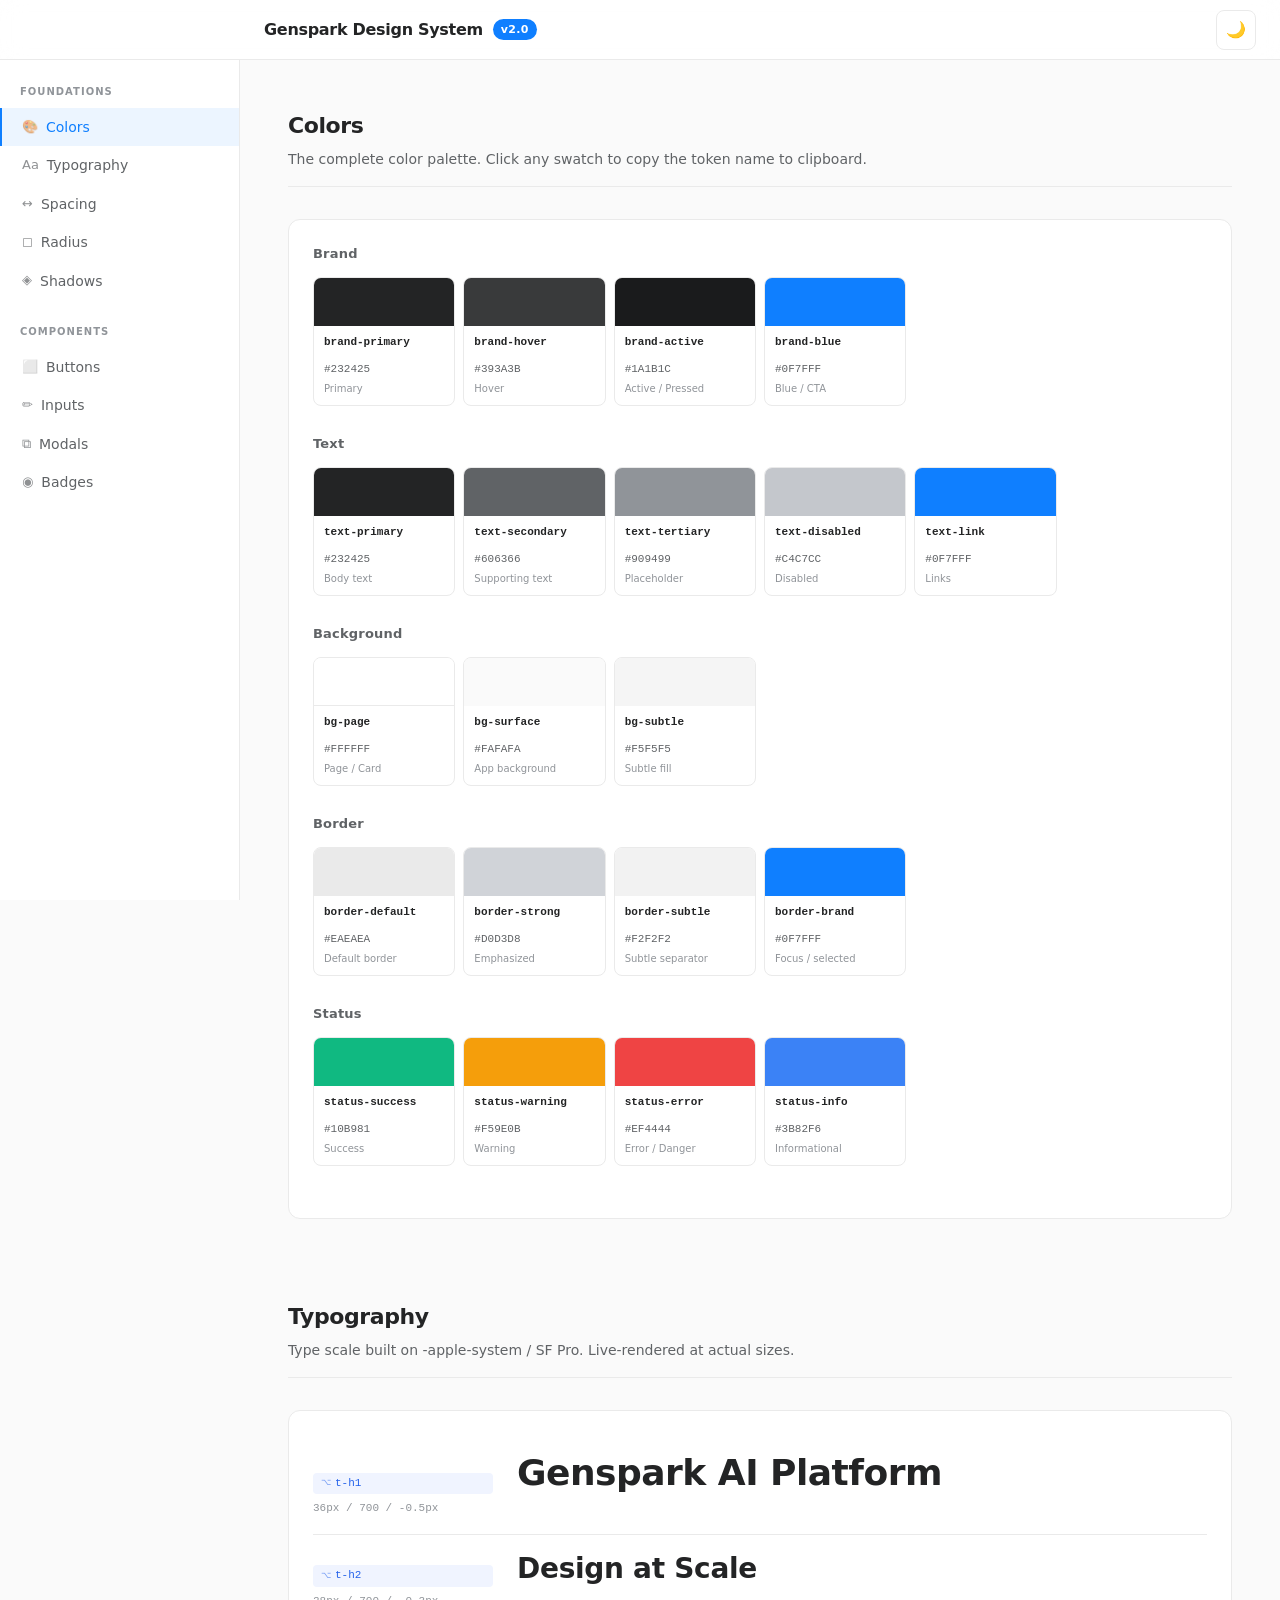
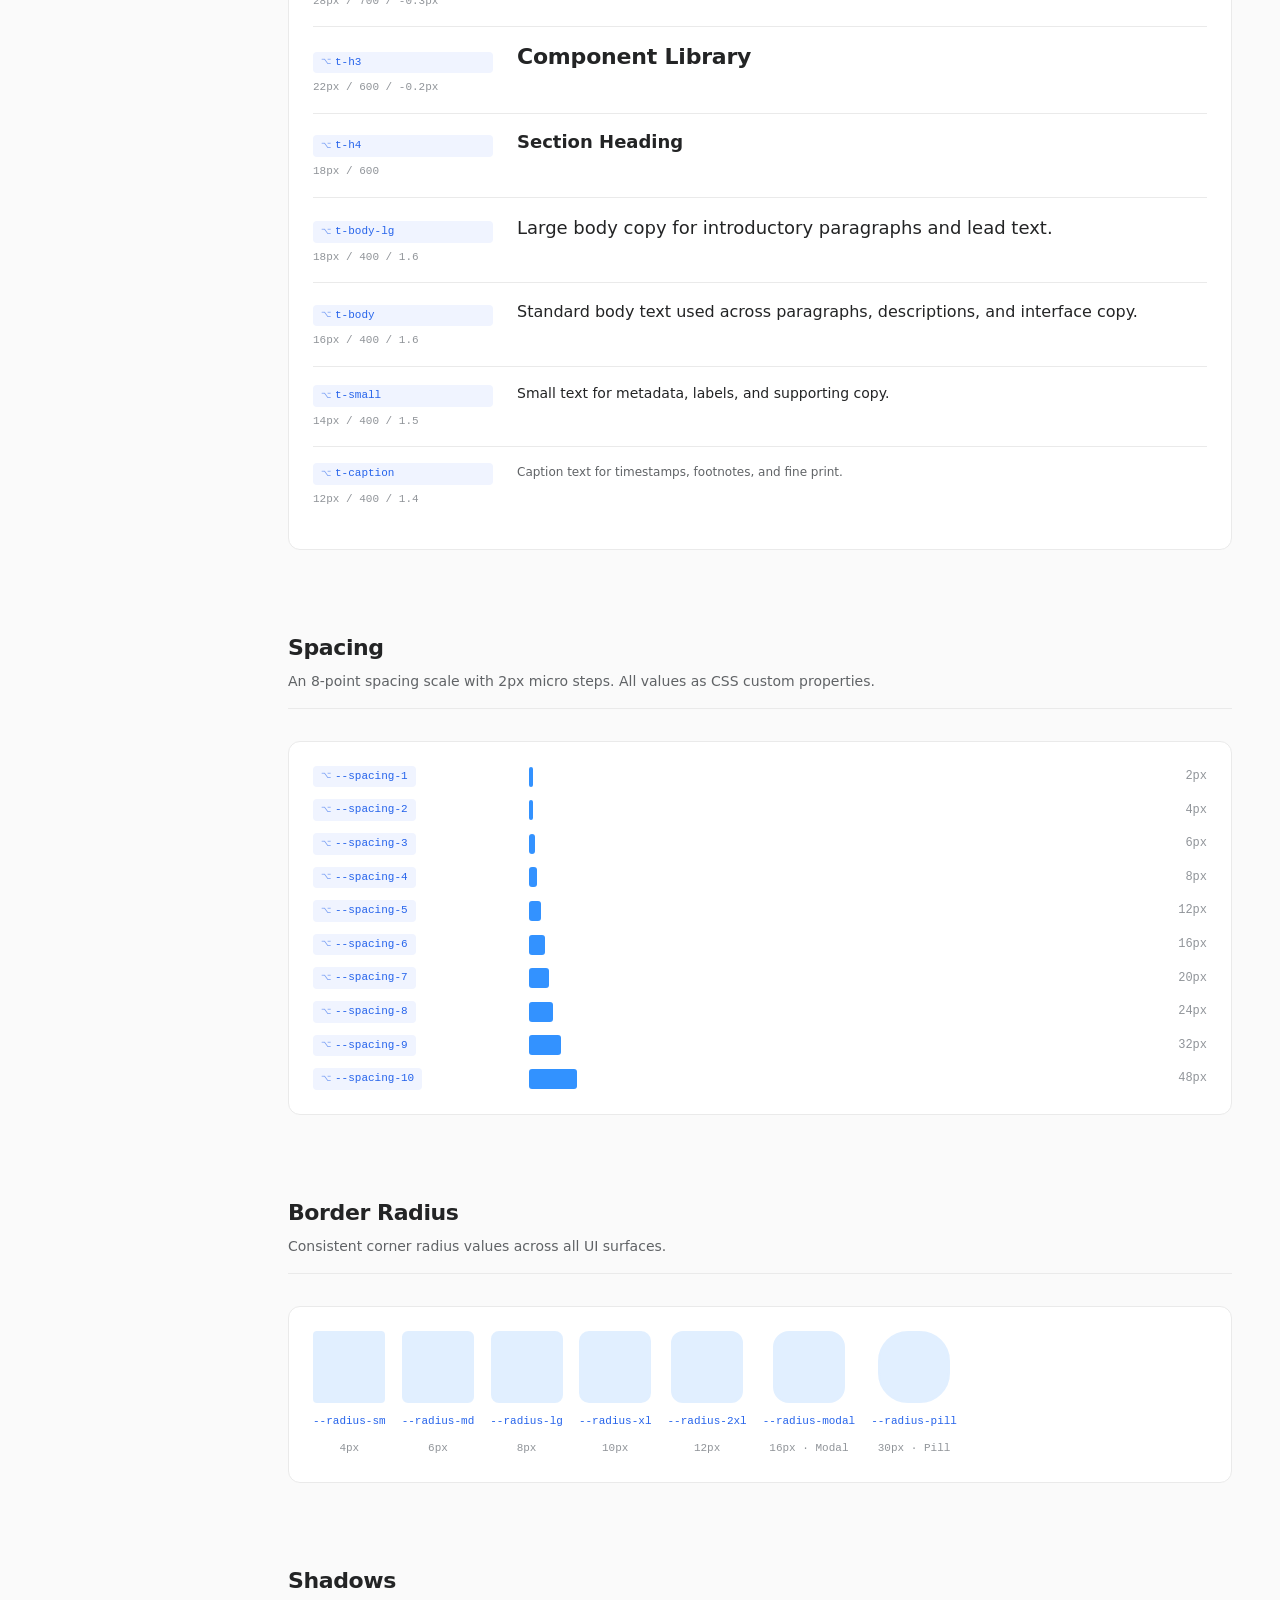
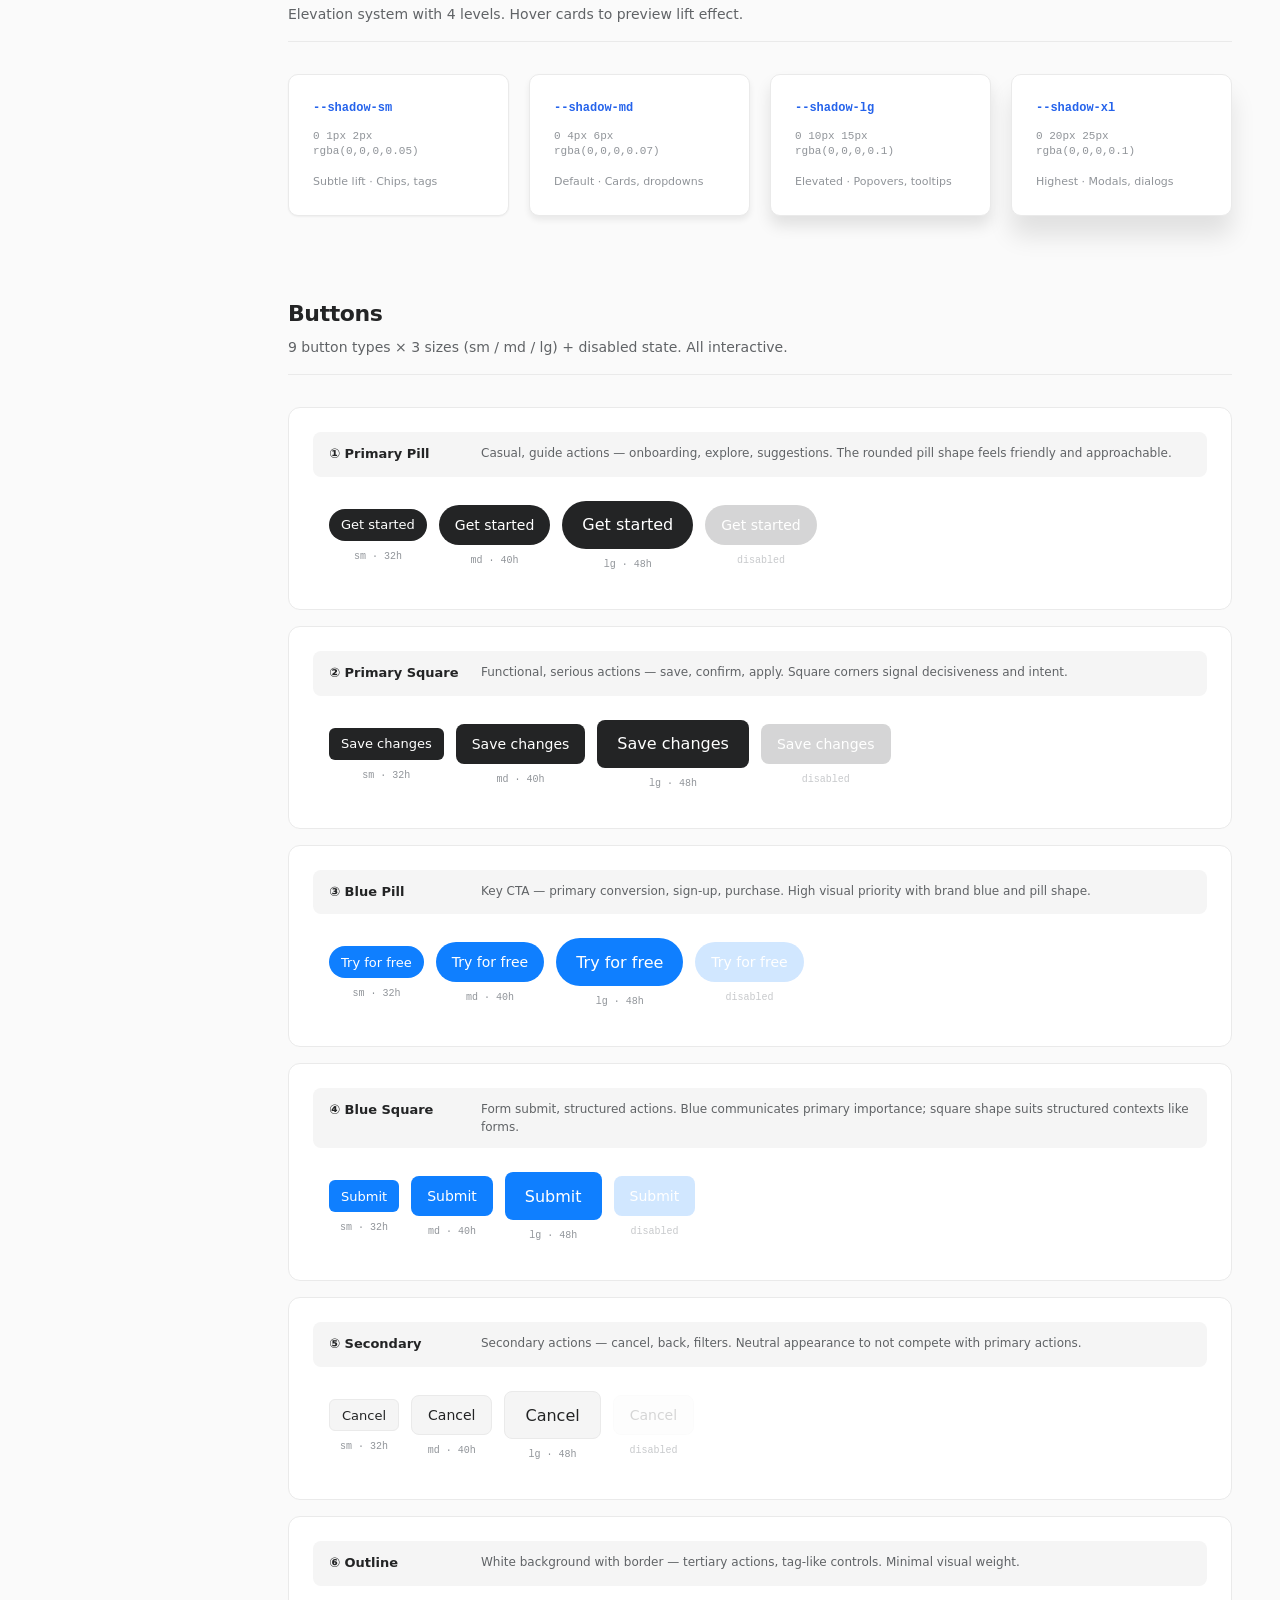
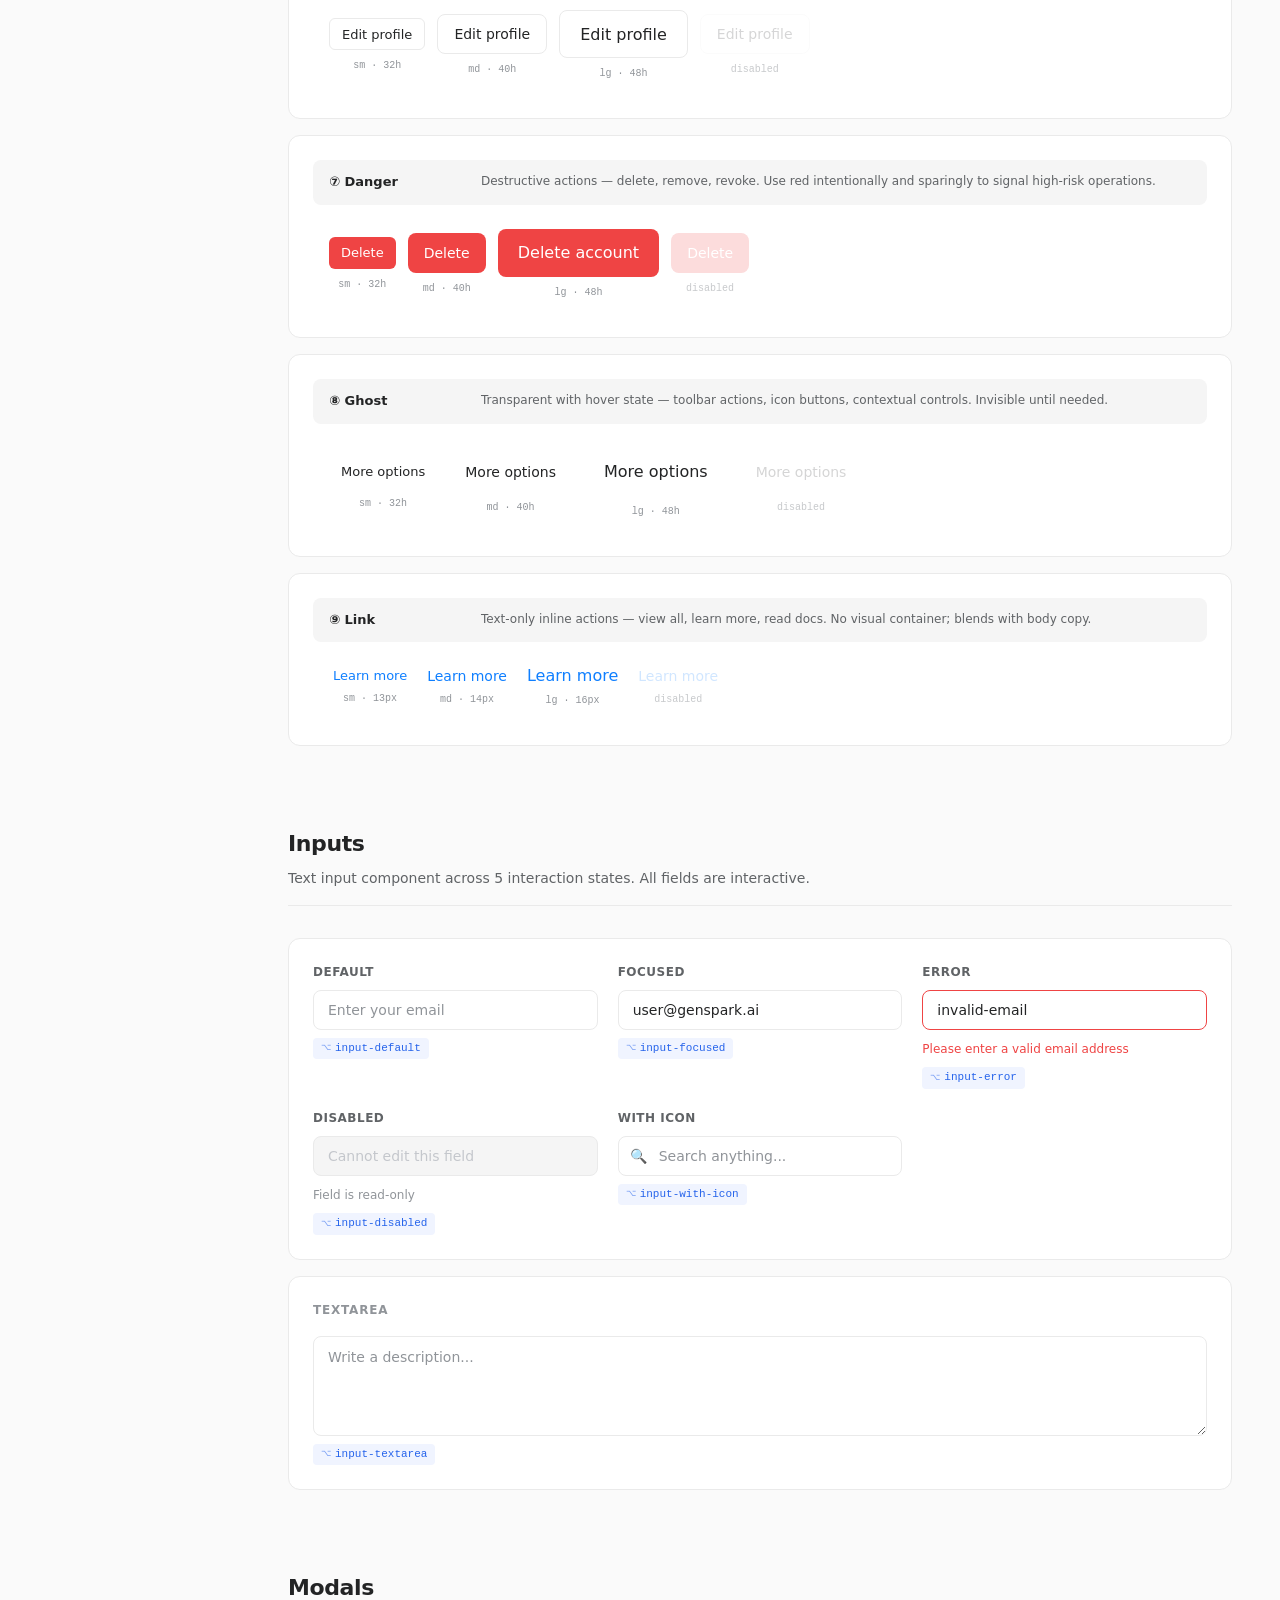
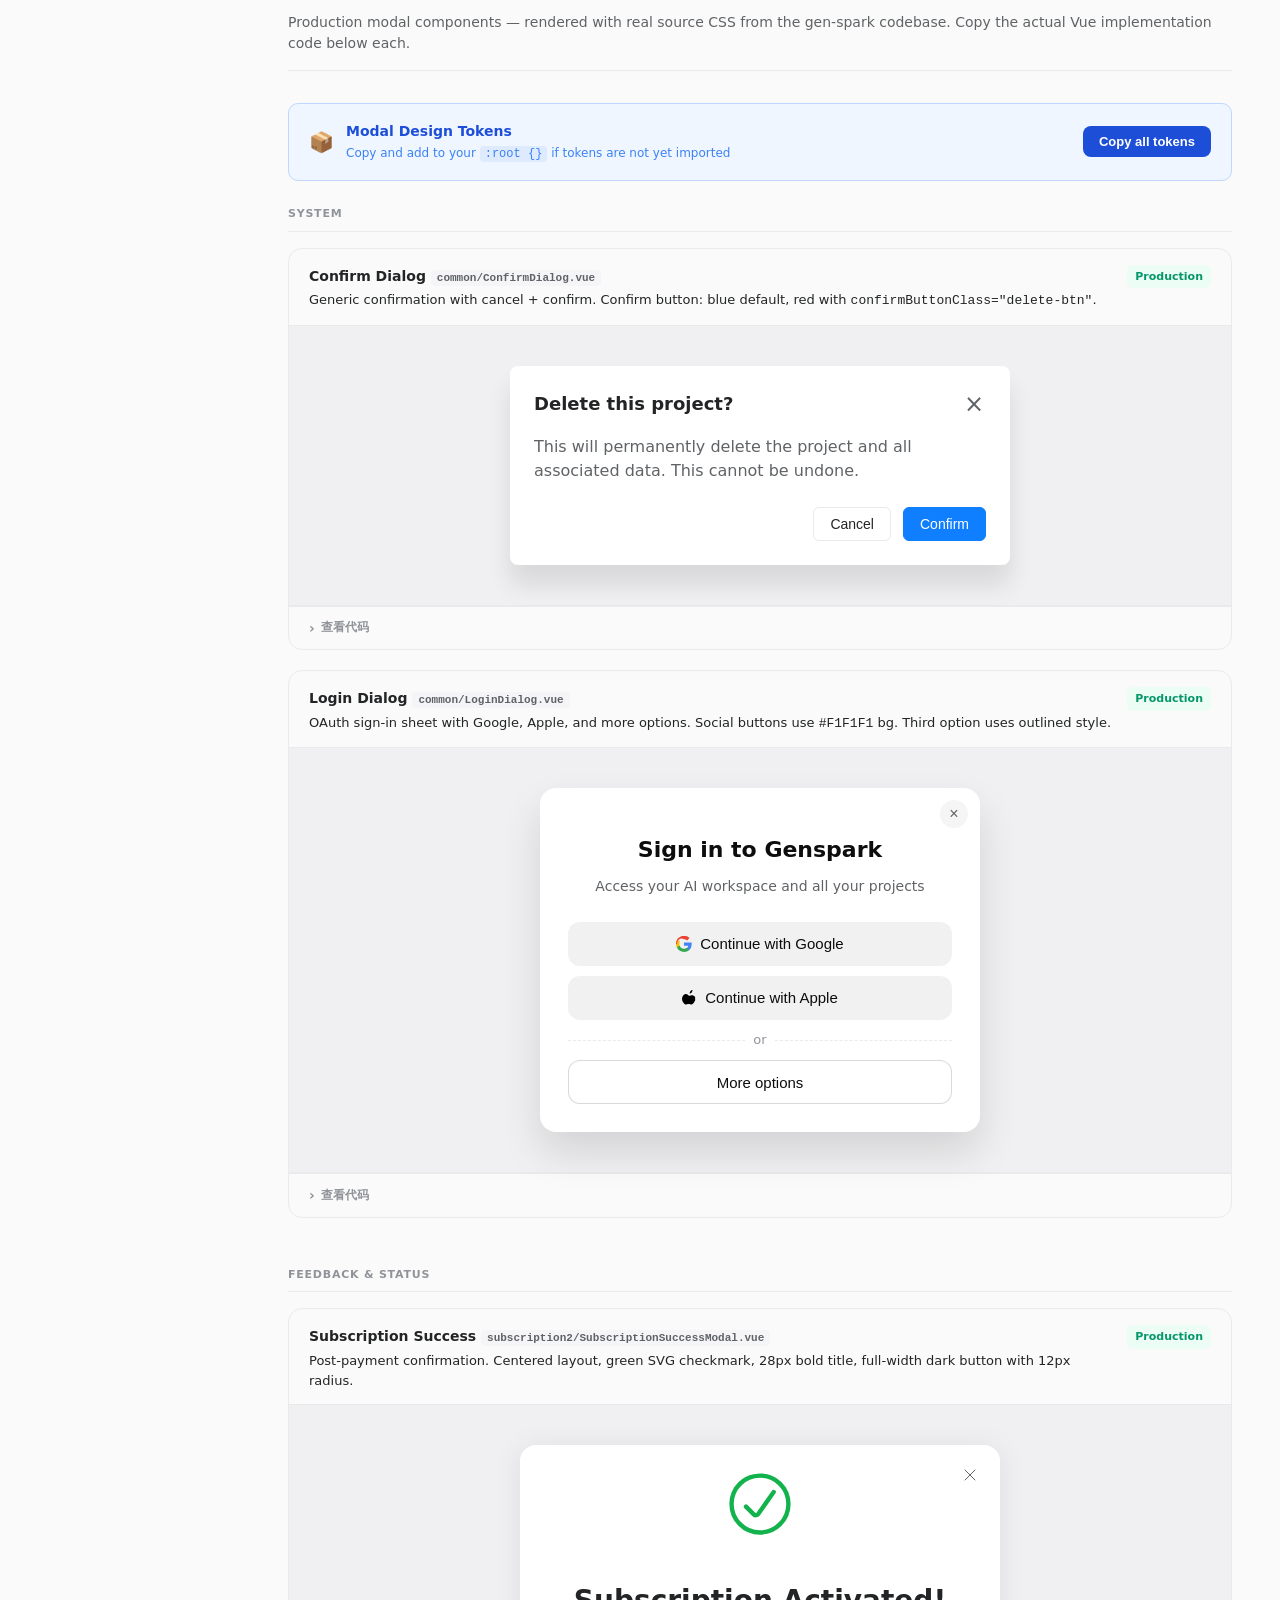
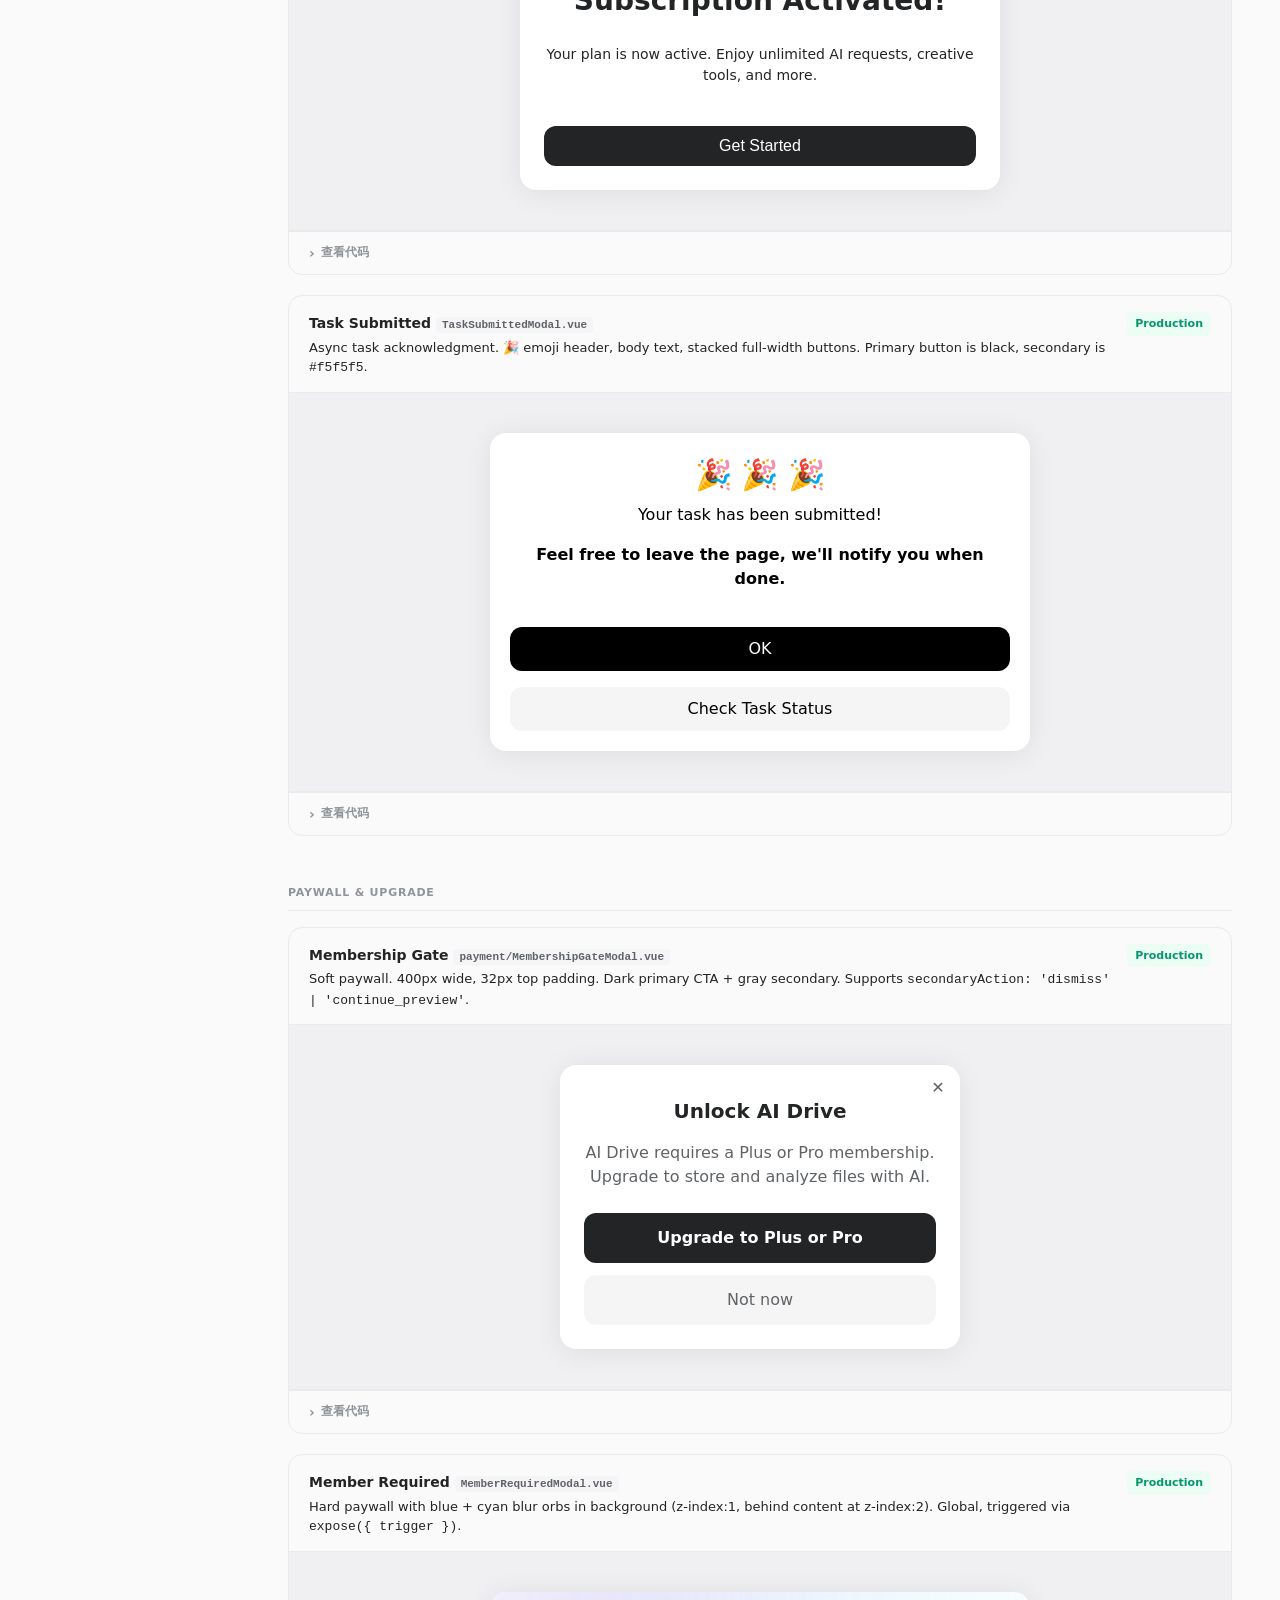
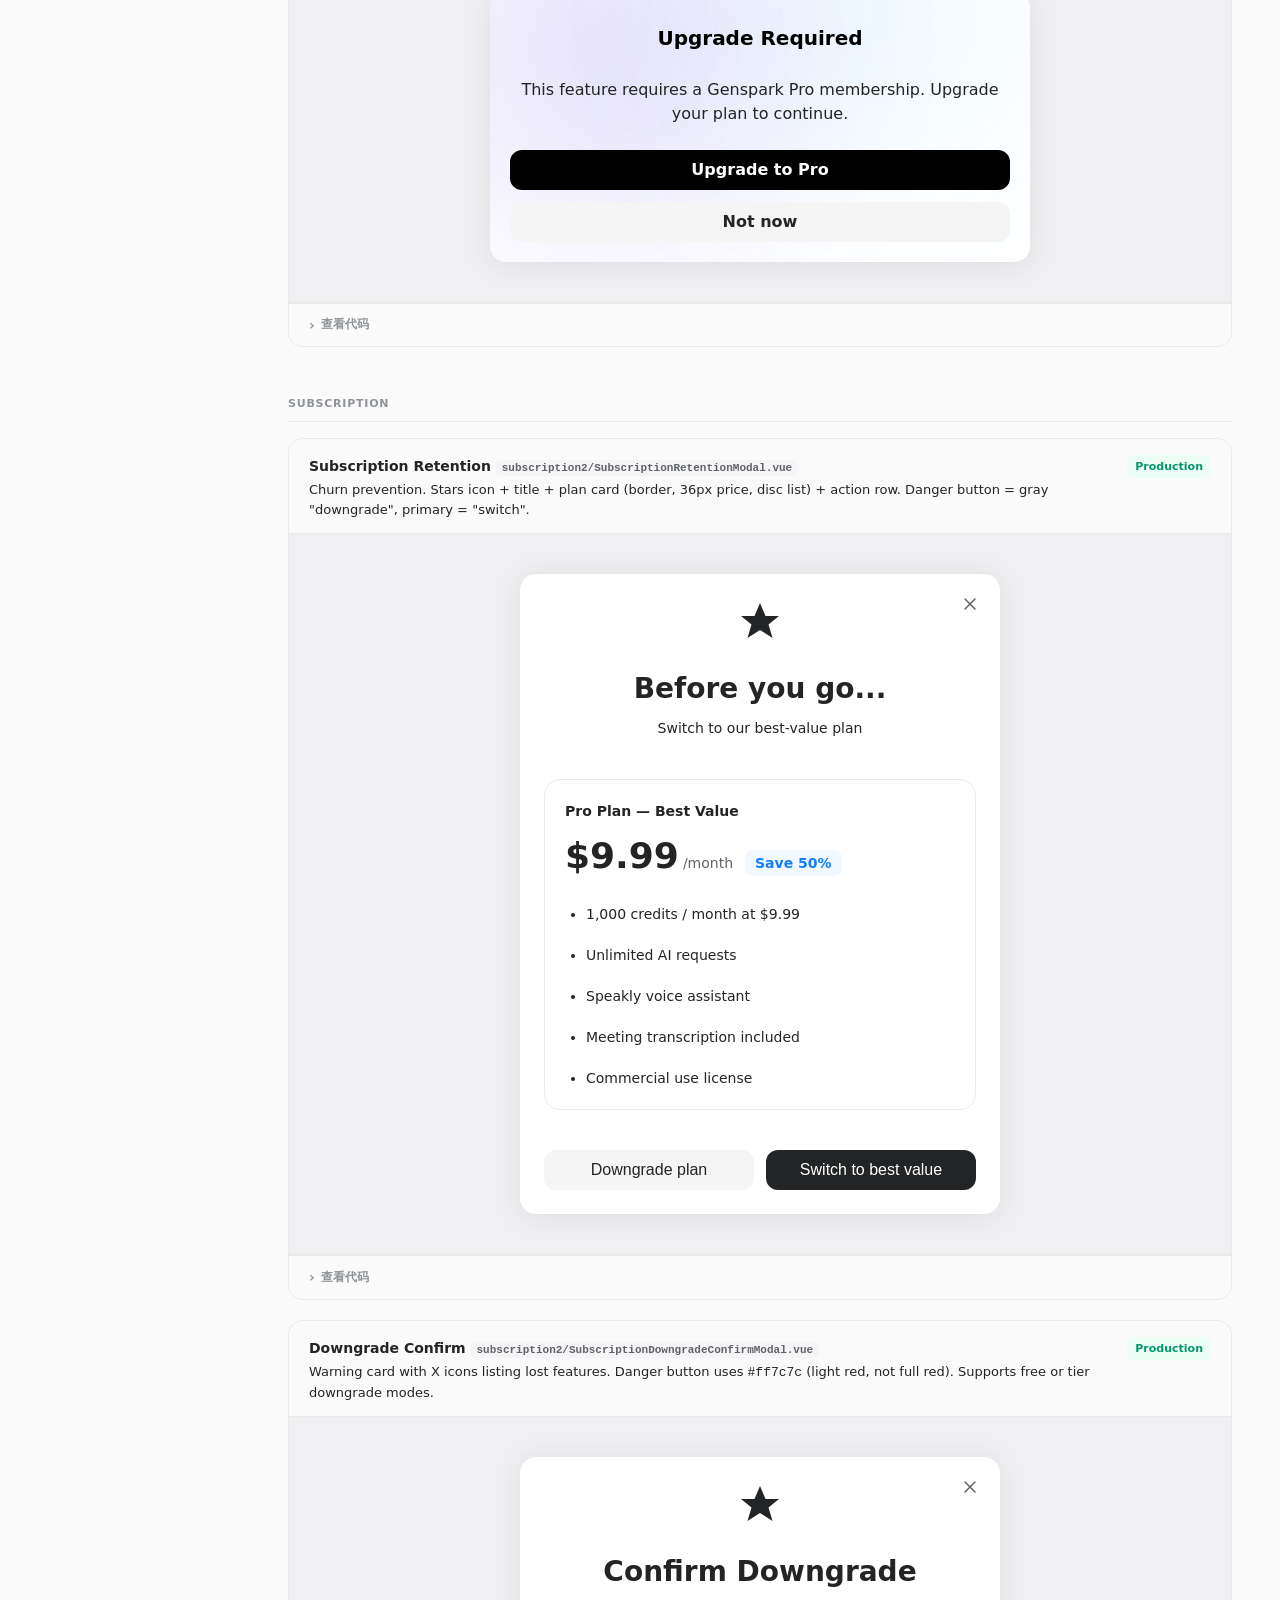
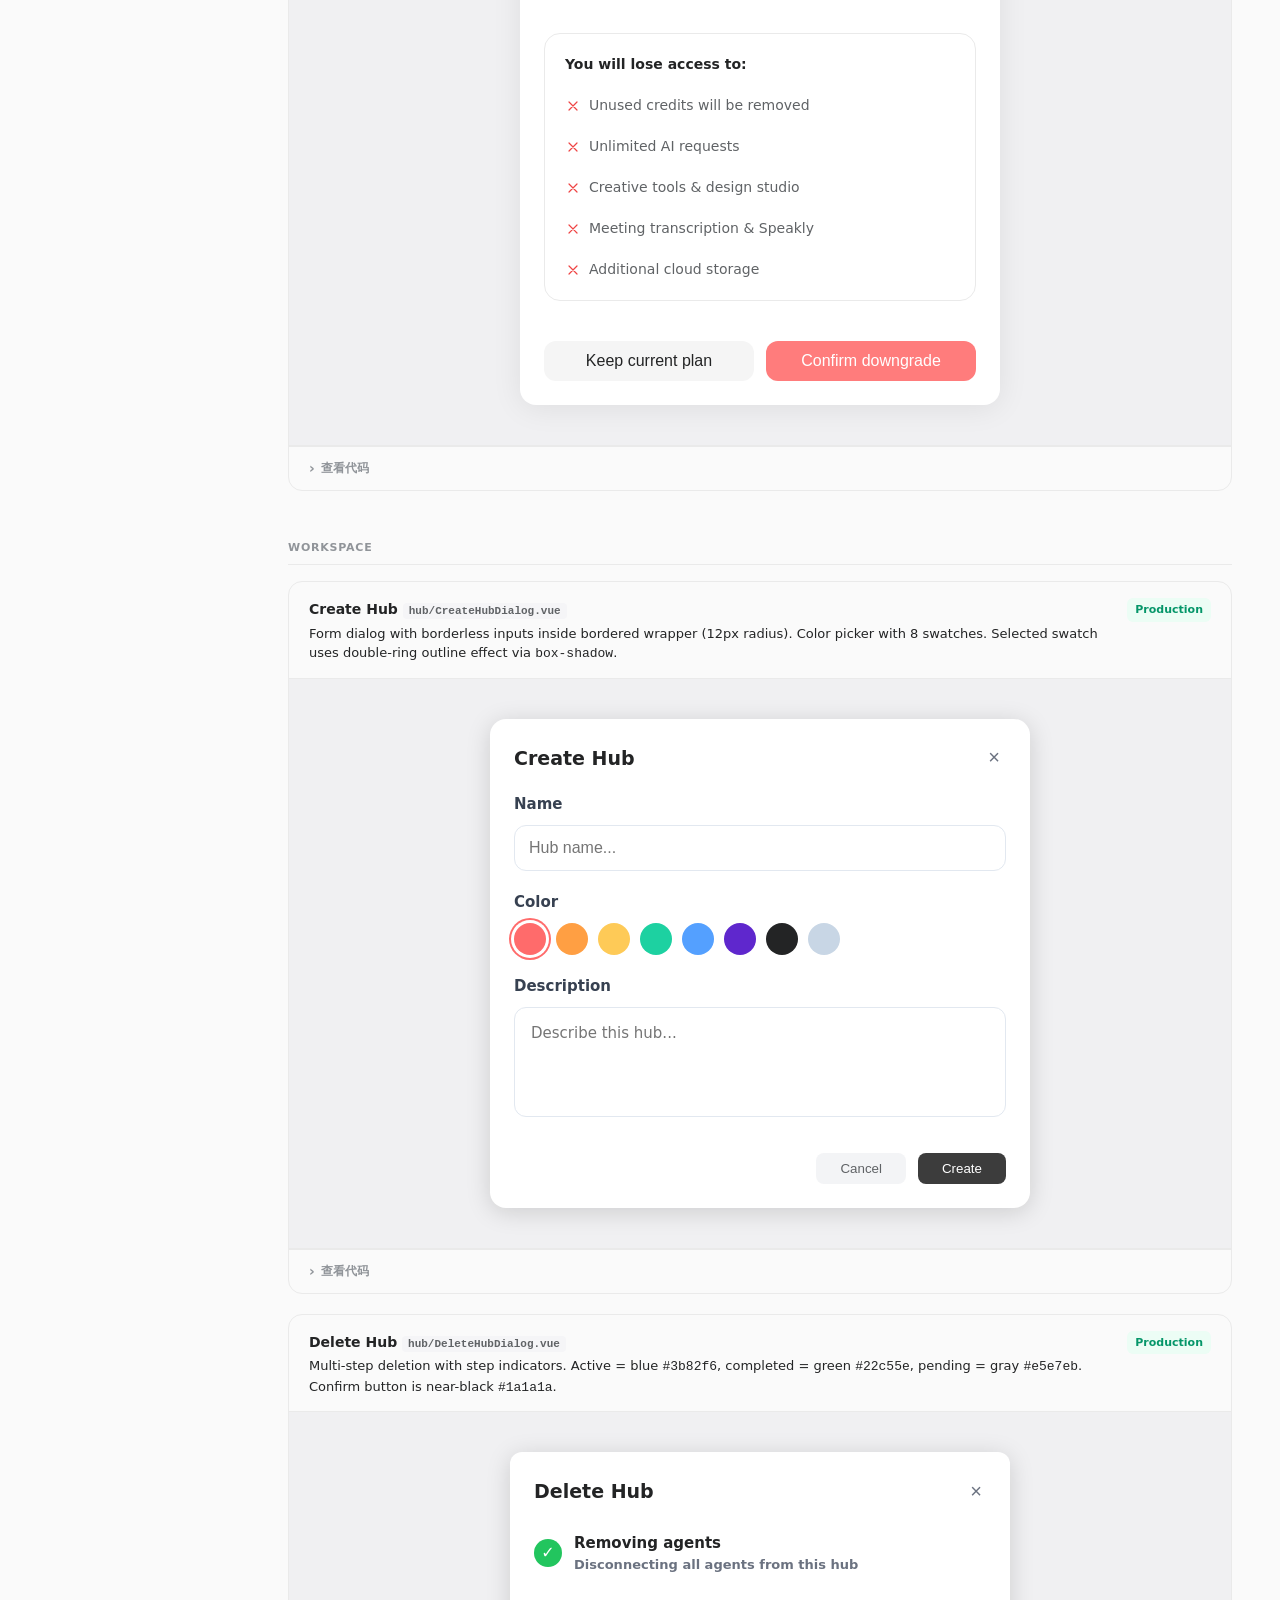
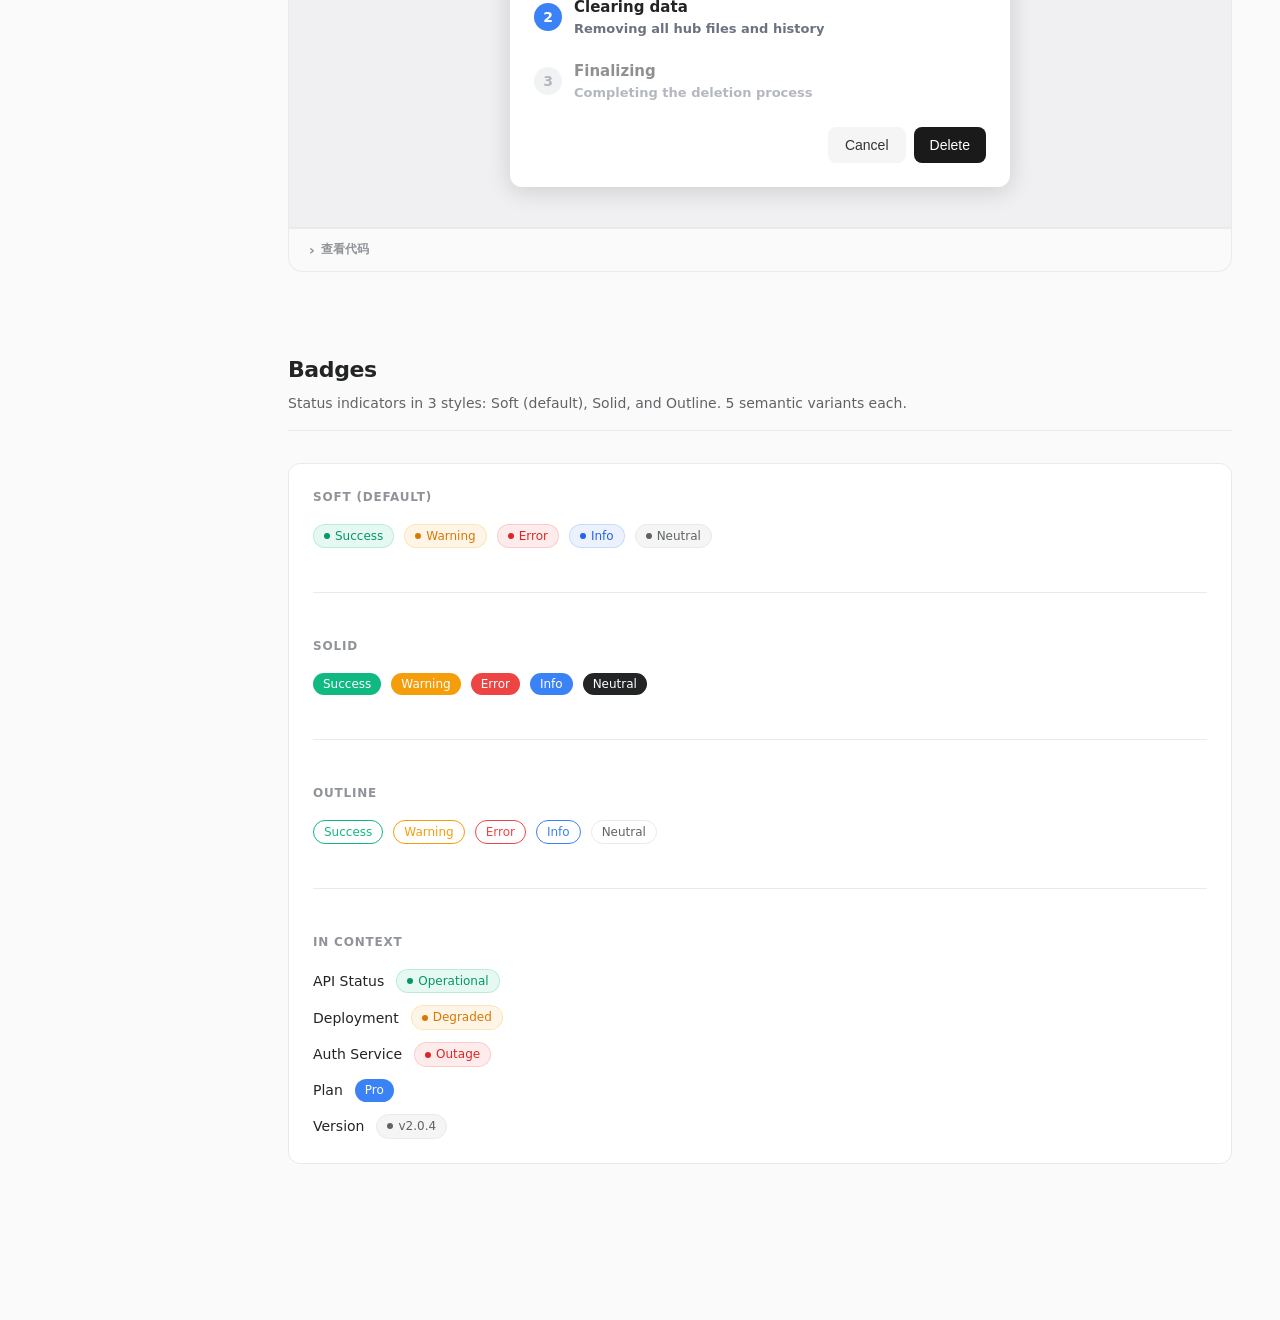
<file: design-system.html>
<!DOCTYPE html>
<html lang="en">
<head>
<meta charset="UTF-8">
<meta name="viewport" content="width=device-width, initial-scale=1.0">
<title>Genspark Design System v2.0</title>
<style>
  /* ============================================================
     DESIGN TOKENS
  ============================================================ */
  :root {
    /* Brand Colors */
    --color-brand-primary: #232425;
    --color-brand-hover: #393A3B;
    --color-brand-active: #1A1B1C;
    --color-brand-blue: #0F7FFF;

    /* Text Colors */
    --color-text-primary: #232425;
    --color-text-secondary: #606366;
    --color-text-tertiary: #909499;
    --color-text-disabled: #C4C7CC;
    --color-text-link: #0F7FFF;

    /* Background Colors */
    --color-bg-page: #FFFFFF;
    --color-bg-surface: #FAFAFA;
    --color-bg-subtle: #F5F5F5;

    /* Border Colors */
    --color-border-default: #EAEAEA;
    --color-border-strong: #D0D3D8;
    --color-border-subtle: #F2F2F2;
    --color-border-brand: #0F7FFF;

    /* Status Colors */
    --color-status-success: #10B981;
    --color-status-warning: #F59E0B;
    --color-status-error: #EF4444;
    --color-status-info: #3B82F6;

    /* Spacing */
    --spacing-1: 2px;
    --spacing-2: 4px;
    --spacing-3: 6px;
    --spacing-4: 8px;
    --spacing-5: 12px;
    --spacing-6: 16px;
    --spacing-7: 20px;
    --spacing-8: 24px;
    --spacing-9: 32px;
    --spacing-10: 48px;

    /* Border Radius */
    --radius-sm: 4px;
    --radius-md: 6px;
    --radius-lg: 8px;
    --radius-xl: 10px;
    --radius-2xl: 12px;
    --radius-modal: 16px;
    --radius-pill: 30px;

    /* Shadows */
    --shadow-sm: 0 1px 2px rgba(0,0,0,0.05);
    --shadow-md: 0 4px 6px rgba(0,0,0,0.07);
    --shadow-lg: 0 10px 15px rgba(0,0,0,0.1);
    --shadow-xl: 0 20px 25px rgba(0,0,0,0.1);

    /* Typography */
    --font-family: -apple-system, BlinkMacSystemFont, 'SF Pro Display', 'Segoe UI', system-ui, sans-serif;
    --font-mono: 'SF Mono', 'Fira Code', 'Cascadia Code', Consolas, monospace;

    /* Layout */
    --header-height: 60px;
    --nav-width: 240px;

    /* Semantic UI tokens (light mode) */
    --ui-bg: var(--color-bg-surface);
    --ui-bg-card: var(--color-bg-page);
    --ui-text: var(--color-text-primary);
    --ui-text-muted: var(--color-text-secondary);
    --ui-text-faint: var(--color-text-tertiary);
    --ui-border: var(--color-border-default);
    --ui-border-strong: var(--color-border-strong);
    --ui-nav-bg: var(--color-bg-page);
    --ui-header-bg: rgba(255,255,255,0.85);
    --ui-code-bg: #F0F4FF;
    --ui-code-text: #2563EB;
  }

  /* ============================================================
     DARK MODE
  ============================================================ */
  body.dark {
    --ui-bg: #111112;
    --ui-bg-card: #1C1D1E;
    --ui-text: #F0F0F0;
    --ui-text-muted: #A0A3A8;
    --ui-text-faint: #6B6F76;
    --ui-border: #2E3035;
    --ui-border-strong: #3D4047;
    --ui-nav-bg: #161718;
    --ui-header-bg: rgba(17,17,18,0.88);
    --ui-code-bg: #1A2744;
    --ui-code-text: #60A5FA;
    --color-bg-subtle: #252628;
  }

  /* ============================================================
     RESET & BASE
  ============================================================ */
  *, *::before, *::after { box-sizing: border-box; margin: 0; padding: 0; }

  html { scroll-behavior: smooth; font-size: 16px; }

  body {
    font-family: var(--font-family);
    background: var(--ui-bg);
    color: var(--ui-text);
    line-height: 1.6;
    transition: background 0.25s ease, color 0.25s ease;
    -webkit-font-smoothing: antialiased;
  }

  a { color: var(--color-text-link); text-decoration: none; }
  a:hover { text-decoration: underline; }

  /* ============================================================
     LAYOUT
  ============================================================ */
  .app-header {
    position: fixed;
    top: 0; left: 0; right: 0;
    height: var(--header-height);
    background: var(--ui-header-bg);
    backdrop-filter: blur(12px) saturate(180%);
    -webkit-backdrop-filter: blur(12px) saturate(180%);
    border-bottom: 1px solid var(--ui-border);
    display: flex;
    align-items: center;
    justify-content: space-between;
    padding: 0 24px 0 calc(var(--nav-width) + 24px);
    z-index: 100;
    transition: background 0.25s ease, border-color 0.25s ease;
  }

  .header-left {
    display: flex;
    align-items: center;
    gap: 10px;
  }

  .header-logo {
    font-size: 16px;
    font-weight: 700;
    letter-spacing: -0.3px;
    color: var(--ui-text);
  }

  .version-badge {
    display: inline-flex;
    align-items: center;
    padding: 2px 8px;
    background: var(--color-brand-blue);
    color: #fff;
    font-size: 11px;
    font-weight: 600;
    border-radius: 20px;
    letter-spacing: 0.3px;
  }

  .header-right {
    display: flex;
    align-items: center;
    gap: 12px;
  }

  .theme-toggle {
    width: 40px;
    height: 40px;
    border: 1px solid var(--ui-border);
    background: var(--ui-bg-card);
    border-radius: 8px;
    cursor: pointer;
    display: flex;
    align-items: center;
    justify-content: center;
    font-size: 16px;
    transition: background 0.15s, border-color 0.15s, transform 0.1s;
    color: var(--ui-text);
  }
  .theme-toggle:hover { background: var(--color-bg-subtle); transform: scale(1.05); }
  .theme-toggle:active { transform: scale(0.95); }

  /* ============================================================
     SIDE NAV
  ============================================================ */
  .side-nav {
    position: fixed;
    top: var(--header-height);
    left: 0;
    width: var(--nav-width);
    height: calc(100vh - var(--header-height));
    background: var(--ui-nav-bg);
    border-right: 1px solid var(--ui-border);
    overflow-y: auto;
    padding: 24px 0 40px;
    z-index: 90;
    transition: background 0.25s ease, border-color 0.25s ease;
  }

  .side-nav::-webkit-scrollbar { width: 4px; }
  .side-nav::-webkit-scrollbar-track { background: transparent; }
  .side-nav::-webkit-scrollbar-thumb { background: var(--ui-border); border-radius: 2px; }

  .nav-group {
    margin-bottom: 24px;
  }

  .nav-group-label {
    font-size: 10px;
    font-weight: 700;
    letter-spacing: 1px;
    text-transform: uppercase;
    color: var(--ui-text-faint);
    padding: 0 20px 8px;
  }

  .nav-item {
    display: flex;
    align-items: center;
    gap: 8px;
    padding: 8px 20px;
    font-size: 14px;
    color: var(--ui-text-muted);
    cursor: pointer;
    border-radius: 0;
    transition: color 0.15s, background 0.15s;
    user-select: none;
    text-decoration: none;
    border-left: 2px solid transparent;
  }

  .nav-item:hover {
    color: var(--ui-text);
    background: var(--color-bg-subtle);
    text-decoration: none;
  }

  .nav-item.active {
    color: var(--color-brand-blue);
    background: color-mix(in srgb, var(--color-brand-blue) 8%, transparent);
    border-left-color: var(--color-brand-blue);
    font-weight: 500;
  }

  .nav-icon { font-size: 13px; opacity: 0.7; }

  /* ============================================================
     MAIN CONTENT
  ============================================================ */
  .main-content {
    margin-left: var(--nav-width);
    padding-top: var(--header-height);
    min-height: 100vh;
  }

  .content-inner {
    max-width: 1100px;
    padding: 48px 48px 96px;
  }

  /* ============================================================
     SECTION
  ============================================================ */
  .section {
    margin-bottom: 80px;
    scroll-margin-top: calc(var(--header-height) + 24px);
  }

  .section-header {
    margin-bottom: 32px;
    padding-bottom: 16px;
    border-bottom: 1px solid var(--ui-border);
  }

  .section-title {
    font-size: 22px;
    font-weight: 600;
    letter-spacing: -0.4px;
    color: var(--ui-text);
    margin-bottom: 6px;
  }

  .section-desc {
    font-size: 14px;
    color: var(--ui-text-muted);
    line-height: 1.5;
  }

  /* ============================================================
     CARD
  ============================================================ */
  .card {
    background: var(--ui-bg-card);
    border: 1px solid var(--ui-border);
    border-radius: 12px;
    padding: 24px;
    margin-bottom: 16px;
    transition: background 0.25s, border-color 0.25s;
  }

  .card-title {
    font-size: 12px;
    font-weight: 600;
    text-transform: uppercase;
    letter-spacing: 0.8px;
    color: var(--ui-text-faint);
    margin-bottom: 16px;
  }

  /* ============================================================
     TOKEN CHIP
  ============================================================ */
  .token-chip {
    display: inline-flex;
    align-items: center;
    gap: 4px;
    padding: 2px 8px;
    background: var(--ui-code-bg);
    color: var(--ui-code-text);
    font-family: var(--font-mono);
    font-size: 11px;
    border-radius: 4px;
    cursor: pointer;
    user-select: none;
    transition: opacity 0.15s, transform 0.1s;
    white-space: nowrap;
  }
  .token-chip:hover { opacity: 0.8; }
  .token-chip:active { transform: scale(0.95); }
  .token-chip::before { content: '⌥'; font-size: 9px; opacity: 0.6; }

  /* ============================================================
     COLORS
  ============================================================ */
  .color-group { margin-bottom: 28px; }
  .color-group-title {
    font-size: 13px;
    font-weight: 600;
    color: var(--ui-text-muted);
    margin-bottom: 12px;
    letter-spacing: 0.2px;
  }

  .swatches-grid {
    display: grid;
    grid-template-columns: repeat(auto-fill, minmax(140px, 1fr));
    gap: 8px;
  }

  .swatch {
    border-radius: 8px;
    border: 1px solid var(--ui-border);
    overflow: hidden;
    cursor: pointer;
    transition: transform 0.15s, box-shadow 0.15s;
    background: var(--ui-bg-card);
  }
  .swatch:hover { transform: translateY(-2px); box-shadow: var(--shadow-md); }
  .swatch:active { transform: translateY(0); }

  .swatch-color {
    height: 48px;
    width: 100%;
  }

  .swatch-info {
    padding: 8px 10px;
  }

  .swatch-name {
    font-size: 11px;
    font-weight: 600;
    color: var(--ui-text);
    display: block;
    margin-bottom: 2px;
    font-family: var(--font-mono);
  }

  .swatch-hex {
    font-size: 11px;
    color: var(--ui-text-muted);
    font-family: var(--font-mono);
  }

  .swatch-label {
    font-size: 10px;
    color: var(--ui-text-faint);
    display: block;
    margin-top: 2px;
  }

  /* ============================================================
     TYPOGRAPHY
  ============================================================ */
  .type-samples { display: flex; flex-direction: column; gap: 0; }

  .type-row {
    display: flex;
    align-items: baseline;
    gap: 24px;
    padding: 16px 0;
    border-bottom: 1px solid var(--ui-border);
  }
  .type-row:last-child { border-bottom: none; }

  .type-meta {
    width: 180px;
    flex-shrink: 0;
    display: flex;
    flex-direction: column;
    gap: 4px;
  }

  .type-meta .token-chip { margin-bottom: 2px; }

  .type-spec {
    font-size: 11px;
    color: var(--ui-text-faint);
    font-family: var(--font-mono);
  }

  .type-sample { flex: 1; color: var(--ui-text); }

  .t-h1 { font-size: 36px; font-weight: 700; letter-spacing: -0.5px; line-height: 1.2; }
  .t-h2 { font-size: 28px; font-weight: 700; letter-spacing: -0.3px; line-height: 1.25; }
  .t-h3 { font-size: 22px; font-weight: 600; letter-spacing: -0.2px; line-height: 1.3; }
  .t-h4 { font-size: 18px; font-weight: 600; line-height: 1.35; }
  .t-body-lg { font-size: 18px; font-weight: 400; line-height: 1.6; }
  .t-body { font-size: 16px; font-weight: 400; line-height: 1.6; }
  .t-small { font-size: 14px; font-weight: 400; line-height: 1.5; }
  .t-caption { font-size: 12px; font-weight: 400; color: var(--ui-text-muted); line-height: 1.4; }

  /* ============================================================
     SPACING
  ============================================================ */
  .spacing-list { display: flex; flex-direction: column; gap: 12px; }

  .spacing-row {
    display: flex;
    align-items: center;
    gap: 16px;
  }

  .spacing-meta {
    width: 200px;
    flex-shrink: 0;
    display: flex;
    align-items: center;
    gap: 8px;
  }

  .spacing-bar-wrap {
    flex: 1;
    display: flex;
    align-items: center;
  }

  .spacing-bar {
    height: 20px;
    background: var(--color-brand-blue);
    border-radius: 3px;
    opacity: 0.85;
    transition: opacity 0.15s;
    min-width: 4px;
  }
  .spacing-bar:hover { opacity: 1; }

  .spacing-px {
    font-size: 12px;
    font-family: var(--font-mono);
    color: var(--ui-text-faint);
    width: 40px;
    flex-shrink: 0;
    text-align: right;
  }

  /* ============================================================
     RADIUS
  ============================================================ */
  .radius-grid {
    display: flex;
    flex-wrap: wrap;
    gap: 16px;
    align-items: flex-end;
  }

  .radius-item {
    display: flex;
    flex-direction: column;
    align-items: center;
    gap: 10px;
  }

  .radius-box {
    width: 72px;
    height: 72px;
    background: var(--color-brand-blue);
    opacity: 0.12;
    border: 2px solid var(--color-brand-blue);
    flex-shrink: 0;
  }

  .radius-label {
    text-align: center;
  }

  .radius-name {
    font-size: 11px;
    font-family: var(--font-mono);
    color: var(--ui-code-text);
    display: block;
    margin-bottom: 2px;
  }

  .radius-value {
    font-size: 11px;
    color: var(--ui-text-faint);
    font-family: var(--font-mono);
  }

  /* ============================================================
     SHADOWS
  ============================================================ */
  .shadow-grid {
    display: grid;
    grid-template-columns: repeat(auto-fill, minmax(200px, 1fr));
    gap: 20px;
  }

  .shadow-card {
    background: var(--ui-bg-card);
    border-radius: 10px;
    padding: 24px;
    display: flex;
    flex-direction: column;
    gap: 10px;
    border: 1px solid var(--ui-border);
    transition: transform 0.2s;
  }
  .shadow-card:hover { transform: translateY(-3px); }

  .shadow-sm-demo  { box-shadow: 0 1px 2px rgba(0,0,0,0.05); }
  .shadow-md-demo  { box-shadow: 0 4px 6px rgba(0,0,0,0.07); }
  .shadow-lg-demo  { box-shadow: 0 10px 15px rgba(0,0,0,0.1); }
  .shadow-xl-demo  { box-shadow: 0 20px 25px rgba(0,0,0,0.1); }

  .shadow-label { font-family: var(--font-mono); font-size: 12px; font-weight: 600; color: var(--ui-code-text); }
  .shadow-value { font-size: 11px; color: var(--ui-text-faint); font-family: var(--font-mono); line-height: 1.4; }

  /* ============================================================
     BUTTONS
  ============================================================ */
  .btn-section-group { margin-bottom: 32px; }

  .btn-type-header {
    display: flex;
    align-items: flex-start;
    gap: 12px;
    margin-bottom: 12px;
    padding: 12px 16px;
    background: var(--color-bg-subtle);
    border-radius: 8px;
  }

  .btn-type-name {
    font-size: 13px;
    font-weight: 600;
    color: var(--ui-text);
    min-width: 140px;
  }

  .btn-type-note {
    font-size: 12px;
    color: var(--ui-text-muted);
    line-height: 1.5;
    flex: 1;
  }

  .btn-sizes-row {
    display: flex;
    align-items: center;
    flex-wrap: wrap;
    gap: 12px;
    padding: 12px 16px;
  }

  /* Base button */
  .btn {
    display: inline-flex;
    align-items: center;
    justify-content: center;
    gap: 6px;
    border: none;
    cursor: pointer;
    font-family: var(--font-family);
    font-weight: 500;
    transition: background 0.15s, transform 0.1s, box-shadow 0.15s, opacity 0.15s;
    white-space: nowrap;
    text-decoration: none;
    outline: none;
    position: relative;
    overflow: hidden;
  }
  .btn:active { transform: scale(0.97); }
  .btn:focus-visible { outline: 2px solid var(--color-brand-blue); outline-offset: 2px; }
  .btn:disabled, .btn.disabled {
    opacity: 0.38;
    cursor: not-allowed;
    pointer-events: none;
  }

  /* Sizes */
  .btn-sm  { height: 32px; padding: 0 12px; font-size: 13px; border-radius: 6px; }
  .btn-md  { height: 40px; padding: 0 16px; font-size: 14px; border-radius: 8px; }
  .btn-lg  { height: 48px; padding: 0 20px; font-size: 16px; border-radius: 8px; }

  /* Pill overrides */
  .btn-pill.btn-sm  { border-radius: 30px; }
  .btn-pill.btn-md  { border-radius: 30px; }
  .btn-pill.btn-lg  { border-radius: 30px; }

  /* Types */
  .btn-primary {
    background: var(--color-brand-primary);
    color: #fff;
  }
  .btn-primary:hover:not(:disabled) { background: var(--color-brand-hover); }
  .btn-primary:active:not(:disabled) { background: var(--color-brand-active); }

  .btn-blue {
    background: var(--color-brand-blue);
    color: #fff;
  }
  .btn-blue:hover:not(:disabled) { background: #0068E1; }
  .btn-blue:active:not(:disabled) { background: #0057BD; }

  .btn-secondary {
    background: var(--color-bg-subtle);
    color: var(--ui-text);
    border: 1px solid var(--ui-border);
  }
  .btn-secondary:hover:not(:disabled) { background: var(--color-border-default); }

  .btn-outline {
    background: var(--ui-bg-card);
    color: var(--ui-text);
    border: 1px solid var(--ui-border);
  }
  .btn-outline:hover:not(:disabled) { border-color: var(--color-brand-primary); }

  .btn-danger {
    background: var(--color-status-error);
    color: #fff;
  }
  .btn-danger:hover:not(:disabled) { background: #DC2626; }

  .btn-ghost {
    background: transparent;
    color: var(--ui-text);
  }
  .btn-ghost:hover:not(:disabled) { background: var(--color-bg-subtle); }

  .btn-link {
    background: transparent;
    color: var(--color-text-link);
    padding: 0 4px;
    height: auto;
  }
  .btn-link:hover:not(:disabled) { text-decoration: underline; }

  .size-label {
    font-size: 10px;
    font-family: var(--font-mono);
    color: var(--ui-text-faint);
    text-align: center;
    margin-top: 4px;
  }

  .btn-size-col {
    display: flex;
    flex-direction: column;
    align-items: center;
    gap: 4px;
  }

  .disabled-col { opacity: 0.5; }

  /* ============================================================
     INPUTS
  ============================================================ */
  .input-states-grid {
    display: grid;
    grid-template-columns: repeat(auto-fill, minmax(260px, 1fr));
    gap: 20px;
  }

  .input-state-item {
    display: flex;
    flex-direction: column;
    gap: 8px;
  }

  .input-state-label {
    font-size: 12px;
    font-weight: 600;
    color: var(--ui-text-muted);
    text-transform: uppercase;
    letter-spacing: 0.5px;
  }

  .input-wrap {
    position: relative;
  }

  .input-field {
    width: 100%;
    height: 40px;
    padding: 0 14px;
    font-family: var(--font-family);
    font-size: 14px;
    border: 1.5px solid var(--ui-border);
    border-radius: 8px;
    background: var(--ui-bg-card);
    color: var(--ui-text);
    outline: none;
    transition: border-color 0.15s, box-shadow 0.15s;
  }
  .input-field::placeholder { color: var(--color-text-tertiary); }

  .input-field:focus {
    border-color: var(--color-brand-blue);
    box-shadow: 0 0 0 3px rgba(15, 127, 255, 0.15);
  }

  .input-field.input-error {
    border-color: var(--color-status-error);
  }
  .input-field.input-error:focus {
    box-shadow: 0 0 0 3px rgba(239, 68, 68, 0.15);
  }

  .input-field:disabled {
    background: var(--color-bg-subtle);
    color: var(--color-text-disabled);
    cursor: not-allowed;
  }

  .input-field.with-icon { padding-left: 40px; }

  .input-icon {
    position: absolute;
    left: 12px;
    top: 50%;
    transform: translateY(-50%);
    color: var(--ui-text-faint);
    font-size: 14px;
    pointer-events: none;
  }

  .input-hint {
    font-size: 12px;
    color: var(--color-status-error);
    margin-top: 2px;
  }

  .input-hint.neutral { color: var(--ui-text-faint); }

  /* ============================================================
     MODALS
  ============================================================ */
  .modals-grid {
    display: flex;
    flex-direction: column;
    gap: 24px;
  }

  .modal-preview-wrap {
    display: flex;
    flex-direction: column;
    gap: 8px;
  }

  .modal-size-label {
    display: flex;
    align-items: center;
    gap: 8px;
  }

  .modal-size-name {
    font-size: 12px;
    font-weight: 600;
    color: var(--ui-text-muted);
    text-transform: uppercase;
    letter-spacing: 0.5px;
  }

  .modal-size-px {
    font-size: 11px;
    color: var(--ui-text-faint);
    font-family: var(--font-mono);
  }

  .modal-card {
    background: var(--ui-bg-card);
    border: 1px solid var(--ui-border);
    border-radius: 16px;
    overflow: hidden;
    box-shadow: var(--shadow-xl);
    max-width: 100%;
    transition: background 0.25s, border-color 0.25s;
  }

  .modal-header {
    display: flex;
    align-items: center;
    justify-content: space-between;
    padding: 20px 24px 16px;
    border-bottom: 1px solid var(--ui-border);
  }

  .modal-title {
    font-size: 16px;
    font-weight: 600;
    color: var(--ui-text);
  }

  .modal-close {
    width: 28px;
    height: 28px;
    border-radius: 6px;
    border: none;
    background: var(--color-bg-subtle);
    cursor: pointer;
    display: flex;
    align-items: center;
    justify-content: center;
    font-size: 14px;
    color: var(--ui-text-muted);
    transition: background 0.15s;
  }
  .modal-close:hover { background: var(--ui-border); }

  .modal-body {
    padding: 20px 24px;
  }

  .modal-body-text {
    font-size: 14px;
    color: var(--ui-text-muted);
    line-height: 1.6;
    margin-bottom: 16px;
  }

  .modal-footer {
    padding: 16px 24px;
    border-top: 1px solid var(--ui-border);
    display: flex;
    justify-content: flex-end;
    gap: 8px;
  }

  /* Modal scale containers */
  .modal-scale-wrap {
    overflow: hidden;
    border-radius: 8px;
    border: 1px solid var(--ui-border);
    background: var(--color-bg-subtle);
  }

  .modal-scale-inner {
    transform-origin: top left;
    padding: 24px;
  }

  /* ============================================================
     BADGES
  ============================================================ */
  .badges-grid {
    display: flex;
    flex-direction: column;
    gap: 20px;
  }

  .badge-row {
    display: flex;
    flex-wrap: wrap;
    align-items: center;
    gap: 10px;
  }

  .badge-row-label {
    font-size: 11px;
    font-weight: 600;
    color: var(--ui-text-faint);
    text-transform: uppercase;
    letter-spacing: 0.5px;
    width: 60px;
    flex-shrink: 0;
  }

  .badge {
    display: inline-flex;
    align-items: center;
    gap: 5px;
    padding: 3px 10px;
    border-radius: 20px;
    font-size: 12px;
    font-weight: 500;
    line-height: 1.4;
    transition: transform 0.1s;
  }
  .badge:hover { transform: scale(1.03); }

  .badge::before {
    content: '';
    width: 6px;
    height: 6px;
    border-radius: 50%;
    background: currentColor;
    flex-shrink: 0;
  }

  .badge-no-dot::before { display: none; }

  .badge-success {
    background: rgba(16, 185, 129, 0.1);
    color: #059669;
    border: 1px solid rgba(16, 185, 129, 0.2);
  }
  body.dark .badge-success { color: #34D399; background: rgba(16, 185, 129, 0.12); }

  .badge-warning {
    background: rgba(245, 158, 11, 0.1);
    color: #D97706;
    border: 1px solid rgba(245, 158, 11, 0.2);
  }
  body.dark .badge-warning { color: #FCD34D; background: rgba(245, 158, 11, 0.12); }

  .badge-error {
    background: rgba(239, 68, 68, 0.1);
    color: #DC2626;
    border: 1px solid rgba(239, 68, 68, 0.2);
  }
  body.dark .badge-error { color: #F87171; background: rgba(239, 68, 68, 0.12); }

  .badge-info {
    background: rgba(59, 130, 246, 0.1);
    color: #2563EB;
    border: 1px solid rgba(59, 130, 246, 0.2);
  }
  body.dark .badge-info { color: #60A5FA; background: rgba(59, 130, 246, 0.12); }

  .badge-neutral {
    background: var(--color-bg-subtle);
    color: var(--ui-text-muted);
    border: 1px solid var(--ui-border);
  }

  /* Solid badges */
  .badge-solid-success { background: #10B981; color: #fff; border: none; }
  .badge-solid-warning { background: #F59E0B; color: #fff; border: none; }
  .badge-solid-error   { background: #EF4444; color: #fff; border: none; }
  .badge-solid-info    { background: #3B82F6; color: #fff; border: none; }
  .badge-solid-neutral { background: var(--color-brand-primary); color: #fff; border: none; }

  /* Outline badges */
  .badge-outline-success { background: transparent; color: #10B981; border: 1.5px solid #10B981; }
  .badge-outline-warning { background: transparent; color: #F59E0B; border: 1.5px solid #F59E0B; }
  .badge-outline-error   { background: transparent; color: #EF4444; border: 1.5px solid #EF4444; }
  .badge-outline-info    { background: transparent; color: #3B82F6; border: 1.5px solid #3B82F6; }
  .badge-outline-neutral { background: transparent; color: var(--ui-text-muted); border: 1.5px solid var(--ui-border); }

  /* ============================================================
     TOAST
  ============================================================ */
  .toast-container {
    position: fixed;
    bottom: 24px;
    right: 24px;
    z-index: 999;
    display: flex;
    flex-direction: column;
    gap: 8px;
    pointer-events: none;
  }

  .toast {
    background: var(--color-brand-primary);
    color: #fff;
    padding: 10px 16px;
    border-radius: 8px;
    font-size: 13px;
    font-weight: 500;
    box-shadow: var(--shadow-lg);
    display: flex;
    align-items: center;
    gap: 8px;
    opacity: 0;
    transform: translateY(8px) scale(0.97);
    transition: opacity 0.2s ease, transform 0.2s ease;
    pointer-events: auto;
  }

  .toast.show {
    opacity: 1;
    transform: translateY(0) scale(1);
  }

  .toast.hide {
    opacity: 0;
    transform: translateY(-4px) scale(0.97);
  }

  /* ============================================================
     MISC HELPERS
  ============================================================ */
  .grid-2 { display: grid; grid-template-columns: 1fr 1fr; gap: 16px; }
  .flex-row { display: flex; gap: 12px; flex-wrap: wrap; align-items: center; }
  .mt-8 { margin-top: 8px; }
  .mt-16 { margin-top: 16px; }

  .divider {
    height: 1px;
    background: var(--ui-border);
    margin: 24px 0;
  }

  /* Scrollbar */
  ::-webkit-scrollbar { width: 6px; height: 6px; }
  ::-webkit-scrollbar-track { background: transparent; }
  ::-webkit-scrollbar-thumb { background: var(--ui-border); border-radius: 3px; }
  ::-webkit-scrollbar-thumb:hover { background: var(--ui-border-strong); }

  /* ============================================================
     RESPONSIVE
  ============================================================ */
  @media (max-width: 900px) {
    :root { --nav-width: 200px; }
    .content-inner { padding: 32px 24px 80px; }
  }

  @media (max-width: 680px) {
    .side-nav { transform: translateX(-100%); }
    .main-content { margin-left: 0; }
    .app-header { padding-left: 24px; }
  }
</style>
</head>
<body>

<!-- ============================================================
     HEADER
============================================================ -->
<header class="app-header">
  <div class="header-left">
    <span class="header-logo">Genspark Design System</span>
    <span class="version-badge">v2.0</span>
  </div>
  <div class="header-right">
    <button class="theme-toggle" id="themeToggle" title="Toggle dark mode" aria-label="Toggle dark mode">
      🌙
    </button>
  </div>
</header>

<!-- ============================================================
     SIDE NAV
============================================================ -->
<nav class="side-nav" id="sideNav">
  <div class="nav-group">
    <div class="nav-group-label">Foundations</div>
    <a class="nav-item active" href="#colors" data-section="colors">
      <span class="nav-icon">🎨</span> Colors
    </a>
    <a class="nav-item" href="#typography" data-section="typography">
      <span class="nav-icon">Aa</span> Typography
    </a>
    <a class="nav-item" href="#spacing" data-section="spacing">
      <span class="nav-icon">↔</span> Spacing
    </a>
    <a class="nav-item" href="#radius" data-section="radius">
      <span class="nav-icon">◻</span> Radius
    </a>
    <a class="nav-item" href="#shadows" data-section="shadows">
      <span class="nav-icon">◈</span> Shadows
    </a>
  </div>
  <div class="nav-group">
    <div class="nav-group-label">Components</div>
    <a class="nav-item" href="#buttons" data-section="buttons">
      <span class="nav-icon">⬜</span> Buttons
    </a>
    <a class="nav-item" href="#inputs" data-section="inputs">
      <span class="nav-icon">✏️</span> Inputs
    </a>
    <a class="nav-item" href="#modals" data-section="modals">
      <span class="nav-icon">⧉</span> Modals
    </a>
    <a class="nav-item" href="#badges" data-section="badges">
      <span class="nav-icon">◉</span> Badges
    </a>
  </div>
</nav>

<!-- ============================================================
     MAIN CONTENT
============================================================ -->
<main class="main-content">
  <div class="content-inner">

    <!-- ========================================================
         1. COLORS
    ======================================================== -->
    <section class="section" id="colors">
      <div class="section-header">
        <h2 class="section-title">Colors</h2>
        <p class="section-desc">The complete color palette. Click any swatch to copy the token name to clipboard.</p>
      </div>

      <!-- Brand -->
      <div class="card">
        <div class="color-group">
          <div class="color-group-title">Brand</div>
          <div class="swatches-grid">
            <div class="swatch" onclick="copyToken('--color-brand-primary', this)">
              <div class="swatch-color" style="background:#232425"></div>
              <div class="swatch-info">
                <span class="swatch-name">brand-primary</span>
                <span class="swatch-hex">#232425</span>
                <span class="swatch-label">Primary</span>
              </div>
            </div>
            <div class="swatch" onclick="copyToken('--color-brand-hover', this)">
              <div class="swatch-color" style="background:#393A3B"></div>
              <div class="swatch-info">
                <span class="swatch-name">brand-hover</span>
                <span class="swatch-hex">#393A3B</span>
                <span class="swatch-label">Hover</span>
              </div>
            </div>
            <div class="swatch" onclick="copyToken('--color-brand-active', this)">
              <div class="swatch-color" style="background:#1A1B1C"></div>
              <div class="swatch-info">
                <span class="swatch-name">brand-active</span>
                <span class="swatch-hex">#1A1B1C</span>
                <span class="swatch-label">Active / Pressed</span>
              </div>
            </div>
            <div class="swatch" onclick="copyToken('--color-brand-blue', this)">
              <div class="swatch-color" style="background:#0F7FFF"></div>
              <div class="swatch-info">
                <span class="swatch-name">brand-blue</span>
                <span class="swatch-hex">#0F7FFF</span>
                <span class="swatch-label">Blue / CTA</span>
              </div>
            </div>
          </details>
        </div>
        </div>

        <!-- Text -->
        <div class="color-group">
          <div class="color-group-title">Text</div>
          <div class="swatches-grid">
            <div class="swatch" onclick="copyToken('--color-text-primary', this)">
              <div class="swatch-color" style="background:#232425"></div>
              <div class="swatch-info">
                <span class="swatch-name">text-primary</span>
                <span class="swatch-hex">#232425</span>
                <span class="swatch-label">Body text</span>
              </div>
            </div>
            <div class="swatch" onclick="copyToken('--color-text-secondary', this)">
              <div class="swatch-color" style="background:#606366"></div>
              <div class="swatch-info">
                <span class="swatch-name">text-secondary</span>
                <span class="swatch-hex">#606366</span>
                <span class="swatch-label">Supporting text</span>
              </div>
            </div>
            <div class="swatch" onclick="copyToken('--color-text-tertiary', this)">
              <div class="swatch-color" style="background:#909499"></div>
              <div class="swatch-info">
                <span class="swatch-name">text-tertiary</span>
                <span class="swatch-hex">#909499</span>
                <span class="swatch-label">Placeholder</span>
              </div>
            </div>
            <div class="swatch" onclick="copyToken('--color-text-disabled', this)">
              <div class="swatch-color" style="background:#C4C7CC"></div>
              <div class="swatch-info">
                <span class="swatch-name">text-disabled</span>
                <span class="swatch-hex">#C4C7CC</span>
                <span class="swatch-label">Disabled</span>
              </div>
            </div>
            <div class="swatch" onclick="copyToken('--color-text-link', this)">
              <div class="swatch-color" style="background:#0F7FFF"></div>
              <div class="swatch-info">
                <span class="swatch-name">text-link</span>
                <span class="swatch-hex">#0F7FFF</span>
                <span class="swatch-label">Links</span>
              </div>
            </div>
          </details>
        </div>
        </div>

        <!-- Background -->
        <div class="color-group">
          <div class="color-group-title">Background</div>
          <div class="swatches-grid">
            <div class="swatch" onclick="copyToken('--color-bg-page', this)">
              <div class="swatch-color" style="background:#FFFFFF; border-bottom: 1px solid #EAEAEA"></div>
              <div class="swatch-info">
                <span class="swatch-name">bg-page</span>
                <span class="swatch-hex">#FFFFFF</span>
                <span class="swatch-label">Page / Card</span>
              </div>
            </div>
            <div class="swatch" onclick="copyToken('--color-bg-surface', this)">
              <div class="swatch-color" style="background:#FAFAFA"></div>
              <div class="swatch-info">
                <span class="swatch-name">bg-surface</span>
                <span class="swatch-hex">#FAFAFA</span>
                <span class="swatch-label">App background</span>
              </div>
            </div>
            <div class="swatch" onclick="copyToken('--color-bg-subtle', this)">
              <div class="swatch-color" style="background:#F5F5F5"></div>
              <div class="swatch-info">
                <span class="swatch-name">bg-subtle</span>
                <span class="swatch-hex">#F5F5F5</span>
                <span class="swatch-label">Subtle fill</span>
              </div>
            </div>
          </details>
        </div>
        </div>

        <!-- Border -->
        <div class="color-group">
          <div class="color-group-title">Border</div>
          <div class="swatches-grid">
            <div class="swatch" onclick="copyToken('--color-border-default', this)">
              <div class="swatch-color" style="background:#EAEAEA"></div>
              <div class="swatch-info">
                <span class="swatch-name">border-default</span>
                <span class="swatch-hex">#EAEAEA</span>
                <span class="swatch-label">Default border</span>
              </div>
            </div>
            <div class="swatch" onclick="copyToken('--color-border-strong', this)">
              <div class="swatch-color" style="background:#D0D3D8"></div>
              <div class="swatch-info">
                <span class="swatch-name">border-strong</span>
                <span class="swatch-hex">#D0D3D8</span>
                <span class="swatch-label">Emphasized</span>
              </div>
            </div>
            <div class="swatch" onclick="copyToken('--color-border-subtle', this)">
              <div class="swatch-color" style="background:#F2F2F2"></div>
              <div class="swatch-info">
                <span class="swatch-name">border-subtle</span>
                <span class="swatch-hex">#F2F2F2</span>
                <span class="swatch-label">Subtle separator</span>
              </div>
            </div>
            <div class="swatch" onclick="copyToken('--color-border-brand', this)">
              <div class="swatch-color" style="background:#0F7FFF"></div>
              <div class="swatch-info">
                <span class="swatch-name">border-brand</span>
                <span class="swatch-hex">#0F7FFF</span>
                <span class="swatch-label">Focus / selected</span>
              </div>
            </div>
          </details>
        </div>
        </div>

        <!-- Status -->
        <div class="color-group">
          <div class="color-group-title">Status</div>
          <div class="swatches-grid">
            <div class="swatch" onclick="copyToken('--color-status-success', this)">
              <div class="swatch-color" style="background:#10B981"></div>
              <div class="swatch-info">
                <span class="swatch-name">status-success</span>
                <span class="swatch-hex">#10B981</span>
                <span class="swatch-label">Success</span>
              </div>
            </div>
            <div class="swatch" onclick="copyToken('--color-status-warning', this)">
              <div class="swatch-color" style="background:#F59E0B"></div>
              <div class="swatch-info">
                <span class="swatch-name">status-warning</span>
                <span class="swatch-hex">#F59E0B</span>
                <span class="swatch-label">Warning</span>
              </div>
            </div>
            <div class="swatch" onclick="copyToken('--color-status-error', this)">
              <div class="swatch-color" style="background:#EF4444"></div>
              <div class="swatch-info">
                <span class="swatch-name">status-error</span>
                <span class="swatch-hex">#EF4444</span>
                <span class="swatch-label">Error / Danger</span>
              </div>
            </div>
            <div class="swatch" onclick="copyToken('--color-status-info', this)">
              <div class="swatch-color" style="background:#3B82F6"></div>
              <div class="swatch-info">
                <span class="swatch-name">status-info</span>
                <span class="swatch-hex">#3B82F6</span>
                <span class="swatch-label">Informational</span>
              </div>
            </div>
          </details>
        </div>
        </div>
      </div>
    </section>

    <!-- ========================================================
         2. TYPOGRAPHY
    ======================================================== -->
    <section class="section" id="typography">
      <div class="section-header">
        <h2 class="section-title">Typography</h2>
        <p class="section-desc">Type scale built on -apple-system / SF Pro. Live-rendered at actual sizes.</p>
      </div>

      <div class="card">
        <div class="type-samples">
          <div class="type-row">
            <div class="type-meta">
              <span class="token-chip" onclick="copyToken('--t-h1', this)">t-h1</span>
              <span class="type-spec">36px / 700 / -0.5px</span>
            </div>
            <div class="type-sample t-h1">Genspark AI Platform</div>
          </div>
          <div class="type-row">
            <div class="type-meta">
              <span class="token-chip" onclick="copyToken('--t-h2', this)">t-h2</span>
              <span class="type-spec">28px / 700 / -0.3px</span>
            </div>
            <div class="type-sample t-h2">Design at Scale</div>
          </div>
          <div class="type-row">
            <div class="type-meta">
              <span class="token-chip" onclick="copyToken('--t-h3', this)">t-h3</span>
              <span class="type-spec">22px / 600 / -0.2px</span>
            </div>
            <div class="type-sample t-h3">Component Library</div>
          </div>
          <div class="type-row">
            <div class="type-meta">
              <span class="token-chip" onclick="copyToken('--t-h4', this)">t-h4</span>
              <span class="type-spec">18px / 600</span>
            </div>
            <div class="type-sample t-h4">Section Heading</div>
          </div>
          <div class="type-row">
            <div class="type-meta">
              <span class="token-chip" onclick="copyToken('--t-body-lg', this)">t-body-lg</span>
              <span class="type-spec">18px / 400 / 1.6</span>
            </div>
            <div class="type-sample t-body-lg">Large body copy for introductory paragraphs and lead text.</div>
          </div>
          <div class="type-row">
            <div class="type-meta">
              <span class="token-chip" onclick="copyToken('--t-body', this)">t-body</span>
              <span class="type-spec">16px / 400 / 1.6</span>
            </div>
            <div class="type-sample t-body">Standard body text used across paragraphs, descriptions, and interface copy.</div>
          </div>
          <div class="type-row">
            <div class="type-meta">
              <span class="token-chip" onclick="copyToken('--t-small', this)">t-small</span>
              <span class="type-spec">14px / 400 / 1.5</span>
            </div>
            <div class="type-sample t-small">Small text for metadata, labels, and supporting copy.</div>
          </div>
          <div class="type-row">
            <div class="type-meta">
              <span class="token-chip" onclick="copyToken('--t-caption', this)">t-caption</span>
              <span class="type-spec">12px / 400 / 1.4</span>
            </div>
            <div class="type-sample t-caption">Caption text for timestamps, footnotes, and fine print.</div>
          </details>
        </div>
        </div>
      </div>
    </section>

    <!-- ========================================================
         3. SPACING
    ======================================================== -->
    <section class="section" id="spacing">
      <div class="section-header">
        <h2 class="section-title">Spacing</h2>
        <p class="section-desc">An 8-point spacing scale with 2px micro steps. All values as CSS custom properties.</p>
      </div>

      <div class="card">
        <div class="spacing-list">
          <div class="spacing-row">
            <div class="spacing-meta"><span class="token-chip" onclick="copyToken('--spacing-1', this)">--spacing-1</span></div>
            <div class="spacing-bar-wrap"><div class="spacing-bar" style="width:2px"></div></div>
            <div class="spacing-px">2px</div>
          </div>
          <div class="spacing-row">
            <div class="spacing-meta"><span class="token-chip" onclick="copyToken('--spacing-2', this)">--spacing-2</span></div>
            <div class="spacing-bar-wrap"><div class="spacing-bar" style="width:4px"></div></div>
            <div class="spacing-px">4px</div>
          </div>
          <div class="spacing-row">
            <div class="spacing-meta"><span class="token-chip" onclick="copyToken('--spacing-3', this)">--spacing-3</span></div>
            <div class="spacing-bar-wrap"><div class="spacing-bar" style="width:6px"></div></div>
            <div class="spacing-px">6px</div>
          </div>
          <div class="spacing-row">
            <div class="spacing-meta"><span class="token-chip" onclick="copyToken('--spacing-4', this)">--spacing-4</span></div>
            <div class="spacing-bar-wrap"><div class="spacing-bar" style="width:8px"></div></div>
            <div class="spacing-px">8px</div>
          </div>
          <div class="spacing-row">
            <div class="spacing-meta"><span class="token-chip" onclick="copyToken('--spacing-5', this)">--spacing-5</span></div>
            <div class="spacing-bar-wrap"><div class="spacing-bar" style="width:12px"></div></div>
            <div class="spacing-px">12px</div>
          </div>
          <div class="spacing-row">
            <div class="spacing-meta"><span class="token-chip" onclick="copyToken('--spacing-6', this)">--spacing-6</span></div>
            <div class="spacing-bar-wrap"><div class="spacing-bar" style="width:16px"></div></div>
            <div class="spacing-px">16px</div>
          </div>
          <div class="spacing-row">
            <div class="spacing-meta"><span class="token-chip" onclick="copyToken('--spacing-7', this)">--spacing-7</span></div>
            <div class="spacing-bar-wrap"><div class="spacing-bar" style="width:20px"></div></div>
            <div class="spacing-px">20px</div>
          </div>
          <div class="spacing-row">
            <div class="spacing-meta"><span class="token-chip" onclick="copyToken('--spacing-8', this)">--spacing-8</span></div>
            <div class="spacing-bar-wrap"><div class="spacing-bar" style="width:24px"></div></div>
            <div class="spacing-px">24px</div>
          </div>
          <div class="spacing-row">
            <div class="spacing-meta"><span class="token-chip" onclick="copyToken('--spacing-9', this)">--spacing-9</span></div>
            <div class="spacing-bar-wrap"><div class="spacing-bar" style="width:32px"></div></div>
            <div class="spacing-px">32px</div>
          </div>
          <div class="spacing-row">
            <div class="spacing-meta"><span class="token-chip" onclick="copyToken('--spacing-10', this)">--spacing-10</span></div>
            <div class="spacing-bar-wrap"><div class="spacing-bar" style="width:48px"></div></div>
            <div class="spacing-px">48px</div>
          </details>
        </div>
        </div>
      </div>
    </section>

    <!-- ========================================================
         4. RADIUS
    ======================================================== -->
    <section class="section" id="radius">
      <div class="section-header">
        <h2 class="section-title">Border Radius</h2>
        <p class="section-desc">Consistent corner radius values across all UI surfaces.</p>
      </div>

      <div class="card">
        <div class="radius-grid">
          <div class="radius-item">
            <div class="radius-box" style="border-radius:4px"></div>
            <div class="radius-label">
              <span class="radius-name" onclick="copyToken('--radius-sm', this)" style="cursor:pointer">--radius-sm</span>
              <span class="radius-value">4px</span>
            </div>
          </div>
          <div class="radius-item">
            <div class="radius-box" style="border-radius:6px"></div>
            <div class="radius-label">
              <span class="radius-name" onclick="copyToken('--radius-md', this)" style="cursor:pointer">--radius-md</span>
              <span class="radius-value">6px</span>
            </div>
          </div>
          <div class="radius-item">
            <div class="radius-box" style="border-radius:8px"></div>
            <div class="radius-label">
              <span class="radius-name" onclick="copyToken('--radius-lg', this)" style="cursor:pointer">--radius-lg</span>
              <span class="radius-value">8px</span>
            </div>
          </div>
          <div class="radius-item">
            <div class="radius-box" style="border-radius:10px"></div>
            <div class="radius-label">
              <span class="radius-name" onclick="copyToken('--radius-xl', this)" style="cursor:pointer">--radius-xl</span>
              <span class="radius-value">10px</span>
            </div>
          </div>
          <div class="radius-item">
            <div class="radius-box" style="border-radius:12px"></div>
            <div class="radius-label">
              <span class="radius-name" onclick="copyToken('--radius-2xl', this)" style="cursor:pointer">--radius-2xl</span>
              <span class="radius-value">12px</span>
            </div>
          </div>
          <div class="radius-item">
            <div class="radius-box" style="border-radius:16px"></div>
            <div class="radius-label">
              <span class="radius-name" onclick="copyToken('--radius-modal', this)" style="cursor:pointer">--radius-modal</span>
              <span class="radius-value">16px · Modal</span>
            </div>
          </div>
          <div class="radius-item">
            <div class="radius-box" style="border-radius:30px"></div>
            <div class="radius-label">
              <span class="radius-name" onclick="copyToken('--radius-pill', this)" style="cursor:pointer">--radius-pill</span>
              <span class="radius-value">30px · Pill</span>
            </div>
          </details>
        </div>
        </div>
      </div>
    </section>

    <!-- ========================================================
         5. SHADOWS
    ======================================================== -->
    <section class="section" id="shadows">
      <div class="section-header">
        <h2 class="section-title">Shadows</h2>
        <p class="section-desc">Elevation system with 4 levels. Hover cards to preview lift effect.</p>
      </div>

      <div class="shadow-grid">
        <div class="shadow-card shadow-sm-demo" onclick="copyToken('--shadow-sm', this)">
          <div class="shadow-label">--shadow-sm</div>
          <div class="shadow-value">0 1px 2px<br>rgba(0,0,0,0.05)</div>
          <div style="font-size:11px; color: var(--ui-text-faint); margin-top: 4px;">Subtle lift · Chips, tags</div>
        </div>
        <div class="shadow-card shadow-md-demo" onclick="copyToken('--shadow-md', this)">
          <div class="shadow-label">--shadow-md</div>
          <div class="shadow-value">0 4px 6px<br>rgba(0,0,0,0.07)</div>
          <div style="font-size:11px; color: var(--ui-text-faint); margin-top: 4px;">Default · Cards, dropdowns</div>
        </div>
        <div class="shadow-card shadow-lg-demo" onclick="copyToken('--shadow-lg', this)">
          <div class="shadow-label">--shadow-lg</div>
          <div class="shadow-value">0 10px 15px<br>rgba(0,0,0,0.1)</div>
          <div style="font-size:11px; color: var(--ui-text-faint); margin-top: 4px;">Elevated · Popovers, tooltips</div>
        </div>
        <div class="shadow-card shadow-xl-demo" onclick="copyToken('--shadow-xl', this)">
          <div class="shadow-label">--shadow-xl</div>
          <div class="shadow-value">0 20px 25px<br>rgba(0,0,0,0.1)</div>
          <div style="font-size:11px; color: var(--ui-text-faint); margin-top: 4px;">Highest · Modals, dialogs</div>
        </div>
      </div>
    </section>

    <!-- ========================================================
         6. BUTTONS
    ======================================================== -->
    <section class="section" id="buttons">
      <div class="section-header">
        <h2 class="section-title">Buttons</h2>
        <p class="section-desc">9 button types × 3 sizes (sm / md / lg) + disabled state. All interactive.</p>
      </div>

      <!-- 1. Primary Pill -->
      <div class="card">
        <div class="btn-type-header">
          <div class="btn-type-name">① Primary Pill</div>
          <div class="btn-type-note">Casual, guide actions — onboarding, explore, suggestions. The rounded pill shape feels friendly and approachable.</div>
        </div>
        <div class="btn-sizes-row">
          <div class="btn-size-col">
            <button class="btn btn-primary btn-pill btn-sm">Get started</button>
            <div class="size-label">sm · 32h</div>
          </div>
          <div class="btn-size-col">
            <button class="btn btn-primary btn-pill btn-md">Get started</button>
            <div class="size-label">md · 40h</div>
          </div>
          <div class="btn-size-col">
            <button class="btn btn-primary btn-pill btn-lg">Get started</button>
            <div class="size-label">lg · 48h</div>
          </div>
          <div class="btn-size-col disabled-col">
            <button class="btn btn-primary btn-pill btn-md" disabled>Get started</button>
            <div class="size-label">disabled</div>
          </details>
        </div>
        </div>
      </div>

      <!-- 2. Primary Square -->
      <div class="card">
        <div class="btn-type-header">
          <div class="btn-type-name">② Primary Square</div>
          <div class="btn-type-note">Functional, serious actions — save, confirm, apply. Square corners signal decisiveness and intent.</div>
        </div>
        <div class="btn-sizes-row">
          <div class="btn-size-col">
            <button class="btn btn-primary btn-sm">Save changes</button>
            <div class="size-label">sm · 32h</div>
          </div>
          <div class="btn-size-col">
            <button class="btn btn-primary btn-md">Save changes</button>
            <div class="size-label">md · 40h</div>
          </div>
          <div class="btn-size-col">
            <button class="btn btn-primary btn-lg">Save changes</button>
            <div class="size-label">lg · 48h</div>
          </div>
          <div class="btn-size-col disabled-col">
            <button class="btn btn-primary btn-md" disabled>Save changes</button>
            <div class="size-label">disabled</div>
          </details>
        </div>
        </div>
      </div>

      <!-- 3. Blue Pill -->
      <div class="card">
        <div class="btn-type-header">
          <div class="btn-type-name">③ Blue Pill</div>
          <div class="btn-type-note">Key CTA — primary conversion, sign-up, purchase. High visual priority with brand blue and pill shape.</div>
        </div>
        <div class="btn-sizes-row">
          <div class="btn-size-col">
            <button class="btn btn-blue btn-pill btn-sm">Try for free</button>
            <div class="size-label">sm · 32h</div>
          </div>
          <div class="btn-size-col">
            <button class="btn btn-blue btn-pill btn-md">Try for free</button>
            <div class="size-label">md · 40h</div>
          </div>
          <div class="btn-size-col">
            <button class="btn btn-blue btn-pill btn-lg">Try for free</button>
            <div class="size-label">lg · 48h</div>
          </div>
          <div class="btn-size-col disabled-col">
            <button class="btn btn-blue btn-pill btn-md" disabled>Try for free</button>
            <div class="size-label">disabled</div>
          </details>
        </div>
        </div>
      </div>

      <!-- 4. Blue Square -->
      <div class="card">
        <div class="btn-type-header">
          <div class="btn-type-name">④ Blue Square</div>
          <div class="btn-type-note">Form submit, structured actions. Blue communicates primary importance; square shape suits structured contexts like forms.</div>
        </div>
        <div class="btn-sizes-row">
          <div class="btn-size-col">
            <button class="btn btn-blue btn-sm">Submit</button>
            <div class="size-label">sm · 32h</div>
          </div>
          <div class="btn-size-col">
            <button class="btn btn-blue btn-md">Submit</button>
            <div class="size-label">md · 40h</div>
          </div>
          <div class="btn-size-col">
            <button class="btn btn-blue btn-lg">Submit</button>
            <div class="size-label">lg · 48h</div>
          </div>
          <div class="btn-size-col disabled-col">
            <button class="btn btn-blue btn-md" disabled>Submit</button>
            <div class="size-label">disabled</div>
          </details>
        </div>
        </div>
      </div>

      <!-- 5. Secondary -->
      <div class="card">
        <div class="btn-type-header">
          <div class="btn-type-name">⑤ Secondary</div>
          <div class="btn-type-note">Secondary actions — cancel, back, filters. Neutral appearance to not compete with primary actions.</div>
        </div>
        <div class="btn-sizes-row">
          <div class="btn-size-col">
            <button class="btn btn-secondary btn-sm">Cancel</button>
            <div class="size-label">sm · 32h</div>
          </div>
          <div class="btn-size-col">
            <button class="btn btn-secondary btn-md">Cancel</button>
            <div class="size-label">md · 40h</div>
          </div>
          <div class="btn-size-col">
            <button class="btn btn-secondary btn-lg">Cancel</button>
            <div class="size-label">lg · 48h</div>
          </div>
          <div class="btn-size-col disabled-col">
            <button class="btn btn-secondary btn-md" disabled>Cancel</button>
            <div class="size-label">disabled</div>
          </details>
        </div>
        </div>
      </div>

      <!-- 6. Outline -->
      <div class="card">
        <div class="btn-type-header">
          <div class="btn-type-name">⑥ Outline</div>
          <div class="btn-type-note">White background with border — tertiary actions, tag-like controls. Minimal visual weight.</div>
        </div>
        <div class="btn-sizes-row">
          <div class="btn-size-col">
            <button class="btn btn-outline btn-sm">Edit profile</button>
            <div class="size-label">sm · 32h</div>
          </div>
          <div class="btn-size-col">
            <button class="btn btn-outline btn-md">Edit profile</button>
            <div class="size-label">md · 40h</div>
          </div>
          <div class="btn-size-col">
            <button class="btn btn-outline btn-lg">Edit profile</button>
            <div class="size-label">lg · 48h</div>
          </div>
          <div class="btn-size-col disabled-col">
            <button class="btn btn-outline btn-md" disabled>Edit profile</button>
            <div class="size-label">disabled</div>
          </details>
        </div>
        </div>
      </div>

      <!-- 7. Danger -->
      <div class="card">
        <div class="btn-type-header">
          <div class="btn-type-name">⑦ Danger</div>
          <div class="btn-type-note">Destructive actions — delete, remove, revoke. Use red intentionally and sparingly to signal high-risk operations.</div>
        </div>
        <div class="btn-sizes-row">
          <div class="btn-size-col">
            <button class="btn btn-danger btn-sm">Delete</button>
            <div class="size-label">sm · 32h</div>
          </div>
          <div class="btn-size-col">
            <button class="btn btn-danger btn-md">Delete</button>
            <div class="size-label">md · 40h</div>
          </div>
          <div class="btn-size-col">
            <button class="btn btn-danger btn-lg">Delete account</button>
            <div class="size-label">lg · 48h</div>
          </div>
          <div class="btn-size-col disabled-col">
            <button class="btn btn-danger btn-md" disabled>Delete</button>
            <div class="size-label">disabled</div>
          </details>
        </div>
        </div>
      </div>

      <!-- 8. Ghost -->
      <div class="card">
        <div class="btn-type-header">
          <div class="btn-type-name">⑧ Ghost</div>
          <div class="btn-type-note">Transparent with hover state — toolbar actions, icon buttons, contextual controls. Invisible until needed.</div>
        </div>
        <div class="btn-sizes-row">
          <div class="btn-size-col">
            <button class="btn btn-ghost btn-sm">More options</button>
            <div class="size-label">sm · 32h</div>
          </div>
          <div class="btn-size-col">
            <button class="btn btn-ghost btn-md">More options</button>
            <div class="size-label">md · 40h</div>
          </div>
          <div class="btn-size-col">
            <button class="btn btn-ghost btn-lg">More options</button>
            <div class="size-label">lg · 48h</div>
          </div>
          <div class="btn-size-col disabled-col">
            <button class="btn btn-ghost btn-md" disabled>More options</button>
            <div class="size-label">disabled</div>
          </details>
        </div>
        </div>
      </div>

      <!-- 9. Link -->
      <div class="card">
        <div class="btn-type-header">
          <div class="btn-type-name">⑨ Link</div>
          <div class="btn-type-note">Text-only inline actions — view all, learn more, read docs. No visual container; blends with body copy.</div>
        </div>
        <div class="btn-sizes-row">
          <div class="btn-size-col">
            <button class="btn btn-link btn-sm">Learn more</button>
            <div class="size-label">sm · 13px</div>
          </div>
          <div class="btn-size-col">
            <button class="btn btn-link btn-md">Learn more</button>
            <div class="size-label">md · 14px</div>
          </div>
          <div class="btn-size-col">
            <button class="btn btn-link btn-lg">Learn more</button>
            <div class="size-label">lg · 16px</div>
          </div>
          <div class="btn-size-col disabled-col">
            <button class="btn btn-link btn-md" disabled>Learn more</button>
            <div class="size-label">disabled</div>
          </details>
        </div>
        </div>
      </div>
    </section>

    <!-- ========================================================
         7. INPUTS
    ======================================================== -->
    <section class="section" id="inputs">
      <div class="section-header">
        <h2 class="section-title">Inputs</h2>
        <p class="section-desc">Text input component across 5 interaction states. All fields are interactive.</p>
      </div>

      <div class="card">
        <div class="input-states-grid">

          <!-- Default -->
          <div class="input-state-item">
            <div class="input-state-label">Default</div>
            <div class="input-wrap">
              <input class="input-field" type="text" placeholder="Enter your email">
            </div>
            <span class="token-chip" style="width: fit-content" onclick="copyToken('input-default', this)">input-default</span>
          </div>

          <!-- Focused (auto-focuses on click) -->
          <div class="input-state-item">
            <div class="input-state-label">Focused</div>
            <div class="input-wrap">
              <input class="input-field" type="text" value="user@genspark.ai" id="focusedInput">
            </div>
            <span class="token-chip" style="width: fit-content" onclick="copyToken('input-focused', this)">input-focused</span>
          </div>

          <!-- Error -->
          <div class="input-state-item">
            <div class="input-state-label">Error</div>
            <div class="input-wrap">
              <input class="input-field input-error" type="text" value="invalid-email" aria-describedby="errorHint">
            </div>
            <div class="input-hint" id="errorHint">Please enter a valid email address</div>
            <span class="token-chip" style="width: fit-content" onclick="copyToken('input-error', this)">input-error</span>
          </div>

          <!-- Disabled -->
          <div class="input-state-item">
            <div class="input-state-label">Disabled</div>
            <div class="input-wrap">
              <input class="input-field" type="text" value="Cannot edit this field" disabled>
            </div>
            <div class="input-hint neutral">Field is read-only</div>
            <span class="token-chip" style="width: fit-content" onclick="copyToken('input-disabled', this)">input-disabled</span>
          </div>

          <!-- With icon -->
          <div class="input-state-item">
            <div class="input-state-label">With Icon</div>
            <div class="input-wrap">
              <span class="input-icon">🔍</span>
              <input class="input-field with-icon" type="text" placeholder="Search anything...">
            </div>
            <span class="token-chip" style="width: fit-content" onclick="copyToken('input-with-icon', this)">input-with-icon</span>
          </div>

        </div>
      </div>

      <!-- Textarea -->
      <div class="card mt-16">
        <div class="card-title">Textarea</div>
        <div class="input-states-grid">
          <div class="input-state-item" style="grid-column: 1 / -1">
            <textarea class="input-field" style="height: 100px; padding-top: 10px; padding-bottom: 10px; resize: vertical; line-height: 1.5;" placeholder="Write a description..."></textarea>
            <span class="token-chip" style="width: fit-content" onclick="copyToken('input-textarea', this)">input-textarea</span>
          </div>
        </div>
      </div>
    </section>

    <!-- ========================================================
         8. MODALS
    ======================================================== -->
    <section class="section" id="modals">
      <div class="section-header">
        <h2 class="section-title">Modals</h2>
        <p class="section-desc">Production modal components — rendered with real source CSS from the gen-spark codebase. Copy the actual Vue implementation code below each.</p>
      </div>

      <div class="mg-tokens-banner">
        <div class="mg-tokens-banner-left">
          <span class="mg-tokens-banner-icon">📦</span>
          <div>
            <div class="mg-tokens-banner-title">Modal Design Tokens</div>
            <div class="mg-tokens-banner-desc">Copy and add to your <code>:root {}</code> if tokens are not yet imported</div>
          </div>
        </div>
        <button class="mg-tokens-copy-btn" onclick="copyModalTokens(this)">Copy all tokens</button>
      </div>
      <pre id="modal-tokens-block" style="display:none">:root {
  --modal-radius: 16px;      --modal-padding: 24px;
  --modal-shadow: 0 10px 25px rgba(0,0,0,0.2);
  --modal-width-sm: 480px;   --modal-width-md: 560px;  --modal-width-lg: 640px;
  --color-brand-primary: #232425;  --color-brand-secondary: #0F7FFF;
  --color-text-primary: #232425;   --color-text-secondary: #606366;
  --color-bg-page: #FFFFFF;        --color-bg-subtle: #F5F5F5;
  --color-border-default: #EAEAEA; --color-error: #EF4444;
  --color-success: #10B981;        --color-warning: #F59E0B;
  --radius-8: 8px;  --radius-12: 12px;  --size-md: 40px;  --size-lg: 48px;
  --space-8: 8px;   --space-12: 12px;   --space-16: 16px; --space-24: 24px;
  --text-small: 14px;  --text-body: 16px;  --transition-fast: 150ms;
}</pre>

      <style>
        .mg-group { margin-bottom: 48px; }
        .mg-label { font-size: 11px; font-weight: 700; letter-spacing: .07em; text-transform: uppercase; color: var(--ui-text-faint); margin-bottom: 16px; padding-bottom: 8px; border-bottom: 1px solid var(--ui-border); }
        .mg-card { background: var(--ui-bg-page); border: 1px solid var(--ui-border); border-radius: 14px; overflow: hidden; margin-bottom: 20px; }
        .mg-card-meta { display: flex; align-items: flex-start; justify-content: space-between; gap: 16px; padding: 16px 20px 14px; }
        .mg-card-info { flex: 1; }
        .mg-card-name { font-size: 14px; font-weight: 600; color: var(--ui-text-primary); margin-bottom: 3px; }
        .mg-card-desc { font-size: 13px; color: var(--ui-text-secondary); line-height: 1.5; }
        .mg-badge { font-size: 11px; font-weight: 600; padding: 3px 8px; border-radius: 6px; background: #ECFDF5; color: #059669; white-space: nowrap; flex-shrink: 0; }
        .mg-preview { padding: 40px 24px; display: flex; align-items: center; justify-content: center; background: #F0F0F2; border-top: 1px solid var(--ui-border); border-bottom: 1px solid var(--ui-border); }
        .mg-code-details { border-top: 1px solid var(--ui-border); }
        .mg-code-toggle { display: flex; align-items: center; gap: 6px; padding: 10px 20px; font-size: 12px; font-weight: 600; color: var(--ui-text-faint); cursor: pointer; list-style: none; user-select: none; transition: color 0.15s; }
        .mg-code-toggle::-webkit-details-marker { display: none; }
        .mg-code-toggle::before { content: "›"; font-size: 14px; transition: transform 0.15s; display: inline-block; }
        .mg-code-details[open] .mg-code-toggle::before { transform: rotate(90deg); }
        .mg-code-details[open] .mg-code-toggle { color: var(--ui-text-secondary); }
        .mg-code-wrap { position: relative; }
        .mg-code-wrap pre { margin: 0; padding: 16px 20px; font-size: 11.5px; line-height: 1.75; background: #111; color: #e2e8f0; overflow-x: auto; font-family: "SF Mono", "Fira Code", monospace; }
        .mg-copy { position: absolute; top: 10px; right: 12px; padding: 4px 10px; border-radius: 6px; border: none; background: rgba(255,255,255,.1); color: #cbd5e1; font-size: 11px; font-family: inherit; cursor: pointer; transition: all .15s; }
        .mg-copy:hover { background: rgba(255,255,255,.18); color: #fff; }
        .mg-copy.ok { background: #10B981; color: #fff; }
        .mg-tokens-banner { display: flex; align-items: center; justify-content: space-between; gap: 16px; padding: 16px 20px; background: #F0F6FF; border: 1px solid #BFD7FF; border-radius: 10px; margin-bottom: 24px; }
        .mg-tokens-banner-left { display: flex; align-items: center; gap: 12px; }
        .mg-tokens-banner-icon { font-size: 20px; }
        .mg-tokens-banner-title { font-size: 14px; font-weight: 600; color: #1D4ED8; margin-bottom: 2px; }
        .mg-tokens-banner-desc { font-size: 12px; color: #3B82F6; }
        .mg-tokens-banner-desc code { background: rgba(59,130,246,0.1); padding: 1px 5px; border-radius: 4px; font-family: "SF Mono", monospace; }
        .mg-tokens-copy-btn { padding: 8px 16px; border-radius: 8px; border: none; background: #1D4ED8; color: #fff; font-size: 13px; font-weight: 600; cursor: pointer; white-space: nowrap; transition: background 0.15s; flex-shrink: 0; }
        .mg-tokens-copy-btn:hover { background: #1E40AF; }
        .mg-tokens-copy-btn.ok { background: #10B981; }
      </style>

      <!-- ── System ── -->
      <div class="mg-group">
        <div class="mg-label">System</div>

        <div class="mg-card">
          <div class="mg-card-meta">
            <div class="mg-card-info">
              <div class="mg-card-name">Confirm Dialog <code style="font-size:11px;background:#f5f5f7;padding:2px 6px;border-radius:4px;color:#606366">common/ConfirmDialog.vue</code></div>
              <div class="mg-card-desc">Generic confirmation with cancel + confirm. Confirm button: blue default, red with <code>confirmButtonClass="delete-btn"</code>.</div>
            </div>
            <span class="mg-badge">Production</span>
          </div>
          <div class="mg-preview">
            <div style="background:white;padding:24px;border-radius:8px;min-width:400px;max-width:500px;box-shadow:0 20px 25px rgba(0,0,0,0.1);font-family:-apple-system,system-ui,sans-serif">
              <div style="display:flex;justify-content:space-between;align-items:center;margin-bottom:16px">
                <h3 style="margin:0;font-size:18px;font-weight:600;color:#232425">Delete this project?</h3>
                <div style="font-size:24px;cursor:pointer;width:24px;height:24px;display:flex;align-items:center;justify-content:center;color:#606366">×</div>
              </div>
              <p style="margin:0 0 24px 0;line-height:1.5;color:#606366">This will permanently delete the project and all associated data. This cannot be undone.</p>
              <div style="display:flex;gap:12px;justify-content:flex-end">
                <button style="padding:8px 16px;border-radius:6px;border:1px solid #eaeaea;background:white;cursor:pointer;font-size:14px;font-weight:500;color:#232425">Cancel</button>
                <button style="padding:8px 16px;border-radius:6px;border:1px solid #0f7fff;background:#0f7fff;cursor:pointer;font-size:14px;font-weight:500;color:white">Confirm</button>
              </div>
            </div>
          </div>
          <details class="mg-code-details">
            <summary class="mg-code-toggle">查看代码</summary>
            <div class="mg-code-wrap">
              <pre id="c-confirm">&lt;!-- Usage --&gt;
&lt;ConfirmDialog
  v-model:show="showDialog"
  title="Delete this project?"
  message="This cannot be undone."
  confirm-text="Confirm"
  cancel-text="Cancel"
  confirm-button-class=""       &lt;!-- "" = blue | "delete-btn" = red --&gt;
  @confirm="handleConfirm"
  @cancel="handleCancel"
/&gt;

/* CSS (common/ConfirmDialog.vue) */
.confirmation-content {
  background: white; padding: 24px; border-radius: 8px;
  min-width: 400px; max-width: 500px;
  box-shadow: 0 20px 25px rgba(0, 0, 0, 0.1);
}
.confirmation-header h3 { font-size: 18px; font-weight: 600; color: #232425; }
.confirmation-content p { color: #606366; line-height: 1.5; margin: 0 0 24px 0; }
.cancel-btn  { padding: 8px 16px; border-radius: 6px; border: 1px solid #eaeaea; background: white; color: #232425; font-size: 14px; font-weight: 500; }
.confirm-btn { background: #0f7fff; color: white; border-color: #0f7fff; }
.confirm-btn.delete-btn { background: #ef4444; border-color: #ef4444; }</pre>
              <button class="mg-copy" onclick="mgCopy('c-confirm',this)">Copy</button>
            </div>
          </details>
        </div>

        <div class="mg-card">
          <div class="mg-card-meta">
            <div class="mg-card-info">
              <div class="mg-card-name">Login Dialog <code style="font-size:11px;background:#f5f5f7;padding:2px 6px;border-radius:4px;color:#606366">common/LoginDialog.vue</code></div>
              <div class="mg-card-desc">OAuth sign-in sheet with Google, Apple, and more options. Social buttons use <code>#F1F1F1</code> bg. Third option uses outlined style.</div>
            </div>
            <span class="mg-badge">Production</span>
          </div>
          <div class="mg-preview">
            <div style="background:white;border-radius:16px;padding:0;width:440px;max-width:100%;font-family:-apple-system,system-ui,sans-serif;overflow:hidden;box-shadow:0 20px 40px rgba(0,0,0,0.12)">
              <div style="display:flex;justify-content:flex-end;padding:12px 12px 0">
                <button style="width:28px;height:28px;border-radius:50%;border:none;background:#f5f5f5;cursor:pointer;font-size:16px;color:#606366;display:flex;align-items:center;justify-content:center">×</button>
              </div>
              <div style="padding:4px 28px 28px">
                <div style="text-align:center;margin-bottom:24px">
                  <h2 style="font-size:22px;font-weight:700;color:#0D0D0D;margin:0 0 8px">Sign in to Genspark</h2>
                  <p style="font-size:14px;color:#606366;margin:0">Access your AI workspace and all your projects</p>
                </div>
                <button style="width:100%;height:44px;border-radius:12px;background:#F1F1F1;border:none;font-size:15px;color:#0D0D0D;cursor:pointer;display:flex;align-items:center;justify-content:center;gap:8px;margin-bottom:10px;box-sizing:border-box">
                  <svg width="16" height="16" viewBox="0 0 16 16"><path d="M15.68 8.18c0-.57-.05-1.12-.14-1.64H8v3.1h4.29a3.67 3.67 0 01-1.59 2.41v2h2.57c1.5-1.38 2.37-3.41 2.37-5.87z" fill="#4285F4"/><path d="M8 16c2.16 0 3.97-.71 5.29-1.93l-2.57-2a4.8 4.8 0 01-7.18-2.52H.94v2.07A8 8 0 008 16z" fill="#34A853"/><path d="M3.54 9.55A4.8 4.8 0 013.28 8c0-.54.09-1.06.26-1.55V4.38H.94A8 8 0 000 8c0 1.29.31 2.51.94 3.62l2.6-2.07z" fill="#FBBC05"/><path d="M8 3.18c1.22 0 2.31.42 3.17 1.24l2.37-2.37A8 8 0 000 8h.94A4.8 4.8 0 018 3.18z" fill="#EA4335"/></svg>
                  Continue with Google
                </button>
                <button style="width:100%;height:44px;border-radius:12px;background:#F1F1F1;border:none;font-size:15px;color:#0D0D0D;cursor:pointer;display:flex;align-items:center;justify-content:center;gap:8px;margin-bottom:10px;box-sizing:border-box">
                  <svg width="15" height="15" viewBox="0 0 15 15" fill="#000"><path d="M10.47.1c.07.85-.25 1.7-.74 2.3-.49.61-1.29 1.08-2.07 1.02-.08-.8.29-1.65.75-2.23C8.9.52 9.73.06 10.47.1zM13.18 10.3c-.38.83-.56 1.2-1.04 1.94-.68 1.03-1.63 2.32-2.81 2.33-1.04.01-1.32-.68-2.73-.67-1.42.01-1.72.69-2.77.68-1.18-.01-2.07-1.18-2.75-2.21C-.63 9.97-.09 6.73 1.64 4.98c1.22-1.22 3.17-1.26 4.41-.03.44.44.54.91 1.47.91.95 0 1.22-.6 2.28-.61 1.16-.01 2.47.67 3.35 1.79l-.02.42-.01-.16z"/></svg>
                  Continue with Apple
                </button>
                <div style="display:flex;align-items:center;gap:8px;margin:4px 0 10px">
                  <div style="flex:1;height:0;border-top:1px dashed #EAEAEA"></div>
                  <span style="font-size:13px;color:#909499">or</span>
                  <div style="flex:1;height:0;border-top:1px dashed #EAEAEA"></div>
                </div>
                <button style="width:100%;height:44px;border-radius:12px;background:white;border:1px solid rgba(0,0,0,0.15);font-size:15px;color:#0D0D0D;cursor:pointer;box-sizing:border-box">More options</button>
              </div>
            </div>
          </div>
          <details class="mg-code-details">
            <summary class="mg-code-toggle">查看代码</summary>
            <div class="mg-code-wrap">
              <pre id="c-login">/* CSS (common/LoginDialog.vue) */
.login-dialog  { background: white; border-radius: 16px; width: 440px; }
.social-btn    {
  width: 100%; height: 44px; border-radius: 12px;
  background: #F1F1F1; border: none; font-size: 15px;
  display: flex; align-items: center; justify-content: center; gap: 8px;
  margin-bottom: 10px;
}
.social-btn.outline { background: white; border: 1px solid rgba(0,0,0,0.15); }
.divider       { display: flex; align-items: center; gap: 8px; margin: 4px 0 10px; }
.divider-line  { flex: 1; border-top: 1px dashed #EAEAEA; }</pre>
              <button class="mg-copy" onclick="mgCopy('c-login',this)">Copy</button>
            </div>
          </details>
        </div>
      </div>

      <!-- ── Feedback & Status ── -->
      <div class="mg-group">
        <div class="mg-label">Feedback &amp; Status</div>

        <div class="mg-card">
          <div class="mg-card-meta">
            <div class="mg-card-info">
              <div class="mg-card-name">Subscription Success <code style="font-size:11px;background:#f5f5f7;padding:2px 6px;border-radius:4px;color:#606366">subscription2/SubscriptionSuccessModal.vue</code></div>
              <div class="mg-card-desc">Post-payment confirmation. Centered layout, green SVG checkmark, 28px bold title, full-width dark button with 12px radius.</div>
            </div>
            <span class="mg-badge">Production</span>
          </div>
          <div class="mg-preview">
            <div style="position:relative;width:480px;max-width:100%;background:white;border-radius:16px;padding:24px;display:flex;flex-direction:column;align-items:center;gap:40px;font-family:-apple-system,system-ui,sans-serif;box-shadow:0 3px 30px rgba(0,0,0,0.08)">
              <button style="position:absolute;top:20px;right:20px;width:20px;height:20px;border:none;background:transparent;cursor:pointer;color:#606366;padding:0;display:flex;align-items:center;justify-content:center">
                <svg width="16" height="16" viewBox="0 0 16 16" fill="none"><path d="M13 3L3 13M3 3L13 13" stroke="currentColor" stroke-linecap="round" stroke-linejoin="round"/></svg>
              </button>
              <svg xmlns="http://www.w3.org/2000/svg" width="70" height="70" viewBox="0 0 70 70" fill="none">
                <path d="M34.9854 6.5625C50.6911 6.5625 63.4229 19.2944 63.4229 35C63.4229 50.7057 50.6911 63.4375 34.9854 63.4375C19.2798 63.4375 6.54785 50.7057 6.54785 35C6.54785 19.2944 19.2797 6.5625 34.9854 6.5625Z" fill="white" stroke="#12B34D" stroke-width="4.375" stroke-linecap="round" stroke-linejoin="round"/>
                <path d="M21 37.5833L28.7599 45.3433C30.039 46.6224 32.162 46.4407 33.2051 44.9629L48.7083 23" stroke="#12B34D" stroke-width="4.375" stroke-linecap="round"/>
              </svg>
              <div style="display:flex;flex-direction:column;align-items:center;gap:20px;width:100%">
                <h2 style="font-size:28px;font-weight:700;color:#232425;margin:0;text-align:center">Subscription Activated!</h2>
                <p style="font-size:14px;color:#232425;margin:0;text-align:center;line-height:1.5">Your plan is now active. Enjoy unlimited AI requests, creative tools, and more.</p>
              </div>
              <button style="width:100%;height:40px;display:flex;align-items:center;justify-content:center;padding:8px 24px;border:none;border-radius:12px;background:#232425;font-size:16px;color:white;cursor:pointer">Get Started</button>
            </div>
          </div>
          <details class="mg-code-details">
            <summary class="mg-code-toggle">查看代码</summary>
            <div class="mg-code-wrap">
              <pre id="c-success">&lt;!-- subscription2/SubscriptionSuccessModal.vue --&gt;
&lt;SubscriptionSuccessModal
  :title="customTitle"
  :subtitle="customSubtitle"
  :button-text="customButtonText"
  @close="handleClose"
/&gt;

/* CSS */
.modal-window   { width: 480px; background: white; border-radius: 16px; padding: 24px;
                  display: flex; flex-direction: column; align-items: center; gap: 40px;
                  box-shadow: 0 3px 30px rgba(0,0,0,0.08); }
.modal-icon     { width: 70px; height: 70px; flex-shrink: 0; }
.modal-title    { font-size: 28px; font-weight: 700; color: #232425; text-align: center; margin: 0; }
.modal-subtitle { font-size: 14px; color: #232425; text-align: center; line-height: 1.5; margin: 0; }
.btn-primary    { width: 100%; height: 40px; border: none; border-radius: 12px;
                  background: #232425; font-size: 16px; color: white; }</pre>
              <button class="mg-copy" onclick="mgCopy('c-success',this)">Copy</button>
            </div>
          </details>
        </div>

        <div class="mg-card">
          <div class="mg-card-meta">
            <div class="mg-card-info">
              <div class="mg-card-name">Task Submitted <code style="font-size:11px;background:#f5f5f7;padding:2px 6px;border-radius:4px;color:#606366">TaskSubmittedModal.vue</code></div>
              <div class="mg-card-desc">Async task acknowledgment. 🎉 emoji header, body text, stacked full-width buttons. Primary button is black, secondary is <code>#f5f5f5</code>.</div>
            </div>
            <span class="mg-badge">Production</span>
          </div>
          <div class="mg-preview">
            <div style="background:white;color:#000;width:540px;max-width:100%;padding:30px 20px 20px;box-sizing:border-box;text-align:center;font-size:16px;font-weight:400;line-height:24px;border-radius:16px;font-family:-apple-system,system-ui,sans-serif;box-shadow:0 3px 30px rgba(0,0,0,0.08)">
              <div style="display:flex;flex-direction:column;align-items:center;gap:16px">
                <p style="font-size:30px;margin:0">🎉 🎉 🎉</p>
                <p style="margin:0;font-size:16px;line-height:24px">Your task has been submitted!</p>
                <p style="margin:0;font-size:16px;line-height:24px;font-weight:700">Feel free to leave the page, we'll notify you when done.</p>
              </div>
              <div style="display:flex;flex-direction:column;width:100%;align-items:center;gap:16px;margin-top:36px">
                <div style="width:100%;padding:10px 20px;box-sizing:border-box;background:#000;border-radius:12px;text-align:center;cursor:pointer;color:white">OK</div>
                <div style="width:100%;padding:10px 20px;box-sizing:border-box;background:#f5f5f5;border-radius:12px;text-align:center;cursor:pointer;color:#000">Check Task Status</div>
              </div>
            </div>
          </div>
          <details class="mg-code-details">
            <summary class="mg-code-toggle">查看代码</summary>
            <div class="mg-code-wrap">
              <pre id="c-task">&lt;!-- TaskSubmittedModal.vue --&gt;
&lt;TaskSubmittedModal
  v-model:show="showModal"
  :mask-closable="false"
  :show-view-button="true"
  @cancel="handleCancel"
  @confirm="handleConfirm"
/&gt;

/* CSS */
.create_result          { background: #fff; width: 540px; padding: 30px 20px 20px;
                          text-align: center; font-size: 16px; border-radius: 16px; }
.create_result .content { display: flex; flex-direction: column; align-items: center; gap: 16px; }
.create_result .bold    { font-weight: 700; }
.create_result .buttons { display: flex; flex-direction: column; gap: 16px; margin-top: 36px; }
.create_result .button  { width: 100%; padding: 10px 20px; background: #f5f5f5; border-radius: 12px; }
.create_result .button.default { background: #000; color: #fff; }</pre>
              <button class="mg-copy" onclick="mgCopy('c-task',this)">Copy</button>
            </div>
          </details>
        </div>
      </div>

      <!-- ── Paywall & Upgrade ── -->
      <div class="mg-group">
        <div class="mg-label">Paywall &amp; Upgrade</div>

        <div class="mg-card">
          <div class="mg-card-meta">
            <div class="mg-card-info">
              <div class="mg-card-name">Membership Gate <code style="font-size:11px;background:#f5f5f7;padding:2px 6px;border-radius:4px;color:#606366">payment/MembershipGateModal.vue</code></div>
              <div class="mg-card-desc">Soft paywall. 400px wide, 32px top padding. Dark primary CTA + gray secondary. Supports <code>secondaryAction: 'dismiss' | 'continue_preview'</code>.</div>
            </div>
            <span class="mg-badge">Production</span>
          </div>
          <div class="mg-preview">
            <div style="position:relative;background:#FFFFFF;border-radius:16px;padding:32px 24px 24px;max-width:400px;width:400px;box-shadow:0px 3px 30px rgba(0,0,0,0.08);font-family:-apple-system,system-ui,sans-serif">
              <span style="position:absolute;top:12px;right:12px;width:20px;height:20px;color:#606366;cursor:pointer;display:flex;align-items:center;justify-content:center;font-size:16px">✕</span>
              <div style="text-align:center;color:#232425;font-size:20px;font-weight:700;line-height:1.4;margin-bottom:16px">Unlock AI Drive</div>
              <div style="text-align:center;color:#606366;font-size:16px;line-height:1.5;margin-bottom:24px">AI Drive requires a Plus or Pro membership. Upgrade to store and analyze files with AI.</div>
              <div style="background:#232425;color:#FFFFFF;font-size:16px;font-weight:600;text-align:center;padding:12px 20px;border-radius:12px;cursor:pointer;margin-bottom:12px">Upgrade to Plus or Pro</div>
              <div style="background:#F5F5F5;color:#606366;font-size:16px;text-align:center;padding:12px 20px;border-radius:12px;cursor:pointer">Not now</div>
            </div>
          </div>
          <details class="mg-code-details">
            <summary class="mg-code-toggle">查看代码</summary>
            <div class="mg-code-wrap">
              <pre id="c-gate">&lt;!-- payment/MembershipGateModal.vue --&gt;
&lt;MembershipGateModal
  :visible="showGate"
  feature-name="AI Drive"
  required-membership="plus_or_pro"
  secondary-action="dismiss"
  @update:visible="showGate = $event"
  @upgrade="handleUpgrade"
  @dismiss="handleDismiss"
/&gt;

/* CSS */
.membership-gate-modal {
  position: relative; background-color: #FFFFFF;
  border-radius: 16px; padding: 32px 24px 24px;
  max-width: 400px; width: 100%;
  box-shadow: 0px 3px 30px 0px rgba(0, 0, 0, 0.08);
}
.modal-title       { text-align: center; color: #232425; font-size: 20px; font-weight: 700; line-height: 1.4; margin-bottom: 16px; }
.modal-description { text-align: center; color: #606366; font-size: 16px; line-height: 1.5; margin-bottom: 24px; }
.primary-button    { background-color: #232425; color: #FFFFFF; font-size: 16px; font-weight: 600; padding: 12px 20px; border-radius: 12px; cursor: pointer; margin-bottom: 12px; }
.secondary-button  { background-color: #F5F5F5; color: #606366; font-size: 16px; padding: 12px 20px; border-radius: 12px; cursor: pointer; }</pre>
              <button class="mg-copy" onclick="mgCopy('c-gate',this)">Copy</button>
            </div>
          </details>
        </div>

        <div class="mg-card">
          <div class="mg-card-meta">
            <div class="mg-card-info">
              <div class="mg-card-name">Member Required <code style="font-size:11px;background:#f5f5f7;padding:2px 6px;border-radius:4px;color:#606366">MemberRequiredModal.vue</code></div>
              <div class="mg-card-desc">Hard paywall with blue + cyan blur orbs in background (z-index:1, behind content at z-index:2). Global, triggered via <code>expose({ trigger })</code>.</div>
            </div>
            <span class="mg-badge">Production</span>
          </div>
          <div class="mg-preview">
            <div style="position:relative;width:540px;max-width:100%;background:#fff;border-radius:16px;font-family:-apple-system,system-ui,sans-serif;overflow:hidden;box-shadow:0px 3px 30px rgba(0,0,0,0.08)">
              <div style="position:absolute;top:0;left:0;width:100%;height:100%;z-index:1;overflow:hidden;border-radius:16px">
                <div style="position:absolute;top:-60px;left:5%;width:192px;height:203px;background:radial-gradient(55.64% 49.84% at 50% 86%,#2c10d6 0%,rgba(44,16,214,0.36) 100%);filter:blur(120px);opacity:0.6"></div>
                <div style="position:absolute;top:-40px;left:60%;width:128px;height:127px;background:#7fd1ff;filter:blur(120px);opacity:0.6"></div>
              </div>
              <div style="display:flex;flex-direction:column;padding:30px 20px 20px;position:relative;z-index:2">
                <div style="color:#000;text-align:center;font-size:20px;font-weight:700">Upgrade Required</div>
                <div style="margin-top:24px;color:#232425;text-align:center;font-size:16px;line-height:24px">This feature requires a Genspark Pro membership. Upgrade your plan to continue.</div>
                <div style="margin-top:24px;border-radius:12px;background:#000;display:flex;height:40px;padding:10px 20px;justify-content:center;align-items:center;color:#fff;font-size:16px;font-weight:700;cursor:pointer;box-sizing:border-box">Upgrade to Pro</div>
                <div style="margin-top:12px;border-radius:12px;background:#f5f5f5;display:flex;height:40px;padding:10px 20px;justify-content:center;align-items:center;color:#232425;font-size:16px;font-weight:700;cursor:pointer;box-sizing:border-box">Not now</div>
              </div>
            </div>
          </div>
          <details class="mg-code-details">
            <summary class="mg-code-toggle">查看代码</summary>
            <div class="mg-code-wrap">
              <pre id="c-member">&lt;!-- MemberRequiredModal.vue — global, triggered programmatically --&gt;
&lt;!-- 1. Mount in layout: --&gt;
&lt;MemberRequiredModal ref="memberModal" /&gt;

&lt;!-- 2. Trigger from anywhere: --&gt;
const modal = inject('memberRequiredModal')
modal.trigger('Custom message here')

/* CSS */
.member-required-dialog-wrapper {
  position: relative; width: 540px;
  background: #fff; border-radius: 16px;
}
.member-required-dialog { display: flex; flex-direction: column; padding: 30px 20px 20px; position: relative; z-index: 2; }
.title   { color: #000; text-align: center; font-size: 20px; font-weight: 700; }
.message { margin-top: 24px; color: #232425; text-align: center; font-size: 16px; line-height: 24px; }
.button  { margin-top: 12px; border-radius: 12px; background: #f5f5f5; height: 40px; padding: 10px 20px; font-size: 16px; font-weight: 700; }
.button.primary { margin-top: 24px; background: #000; color: #fff; }
/* Blur orbs (background layer, z-index:1) */
.background { position: absolute; inset: 0; z-index: 1; overflow: hidden; border-radius: 16px; }
.b1 { position: absolute; top: -60px; left: 5%; width: 192px; height: 203px;
      background: radial-gradient(55.64% 49.84% at 50% 86%, #2c10d6 0%, rgba(44,16,214,.36) 100%);
      filter: blur(120px); opacity: 0.6; }
.b2 { position: absolute; top: -40px; left: 60%; width: 128px; height: 127px;
      background: #7fd1ff; filter: blur(120px); opacity: 0.6; }</pre>
              <button class="mg-copy" onclick="mgCopy('c-member',this)">Copy</button>
            </div>
          </details>
        </div>
      </div>

      <!-- ── Subscription ── -->
      <div class="mg-group">
        <div class="mg-label">Subscription</div>

        <div class="mg-card">
          <div class="mg-card-meta">
            <div class="mg-card-info">
              <div class="mg-card-name">Subscription Retention <code style="font-size:11px;background:#f5f5f7;padding:2px 6px;border-radius:4px;color:#606366">subscription2/SubscriptionRetentionModal.vue</code></div>
              <div class="mg-card-desc">Churn prevention. Stars icon + title + plan card (border, 36px price, disc list) + action row. Danger button = gray "downgrade", primary = "switch".</div>
            </div>
            <span class="mg-badge">Production</span>
          </div>
          <div class="mg-preview">
            <div style="position:relative;width:480px;max-width:100%;background:white;border-radius:16px;padding:24px;display:flex;flex-direction:column;gap:40px;box-shadow:0 3px 30px rgba(0,0,0,0.08);font-family:-apple-system,system-ui,sans-serif">
              <button style="position:absolute;top:20px;right:20px;width:20px;height:20px;border:none;background:transparent;cursor:pointer;padding:0;display:flex;align-items:center;justify-content:center;color:#606366">
                <svg width="20" height="20" viewBox="0 0 20 20" fill="none"><path d="M5 5L15 15M15 5L5 15" stroke="currentColor" stroke-width="1.5" stroke-linecap="round"/></svg>
              </button>
              <div style="display:flex;flex-direction:column;align-items:center;gap:20px">
                <svg width="50" height="50" viewBox="0 0 50 50" fill="none"><path d="M25 5L30.5 18H44L33.5 26.5L37.5 40L25 32L12.5 40L16.5 26.5L6 18H19.5L25 5Z" fill="#232425"/></svg>
                <div style="display:flex;flex-direction:column;align-items:center;gap:8px">
                  <h2 style="font-size:28px;font-weight:700;color:#232425;margin:0;text-align:center;line-height:1.5">Before you go...</h2>
                  <p style="font-size:14px;color:#232425;margin:0;text-align:center;line-height:1.5">Switch to our best-value plan</p>
                </div>
              </div>
              <div style="display:flex;flex-direction:column;gap:20px;border:1px solid #eaeaea;border-radius:16px;padding:20px;background:white">
                <div style="font-size:14px;font-weight:700;color:#232425">Pro Plan — Best Value</div>
                <div style="display:flex;align-items:baseline;gap:4px;margin-top:-16px">
                  <span style="font-size:36px;font-weight:700;color:#232425">$9.99</span>
                  <span style="font-size:14px;color:#606366">/month</span>
                  <span style="margin-left:8px;font-size:14px;font-weight:700;color:#0f7fff;background:rgba(15,127,255,0.05);padding:2px 10px;border-radius:8px">Save 50%</span>
                </div>
                <ul style="display:flex;flex-direction:column;gap:20px;margin:0;padding-left:21px;list-style-type:disc">
                  <li style="font-size:14px;color:#232425;line-height:1.5">1,000 credits / month at $9.99</li>
                  <li style="font-size:14px;color:#232425;line-height:1.5">Unlimited AI requests</li>
                  <li style="font-size:14px;color:#232425;line-height:1.5">Speakly voice assistant</li>
                  <li style="font-size:14px;color:#232425;line-height:1.5">Meeting transcription included</li>
                  <li style="font-size:14px;color:#232425;line-height:1.5">Commercial use license</li>
                </ul>
              </div>
              <div style="display:flex;gap:12px;height:40px">
                <button style="flex:1;display:flex;align-items:center;justify-content:center;padding:8px 24px;border:none;border-radius:12px;background:#f5f5f5;font-size:16px;color:#232425;cursor:pointer">Downgrade plan</button>
                <button style="flex:1;display:flex;align-items:center;justify-content:center;padding:8px 24px;border:none;border-radius:12px;background:#232425;font-size:16px;color:white;cursor:pointer">Switch to best value</button>
              </div>
            </div>
          </div>
          <details class="mg-code-details">
            <summary class="mg-code-toggle">查看代码</summary>
            <div class="mg-code-wrap">
              <pre id="c-retention">&lt;!-- subscription2/SubscriptionRetentionModal.vue --&gt;
&lt;SubscriptionRetentionModal
  :best-value-tier="bestValueTier"
  :current-tier="currentTier"
  :loading="isLoading"
  @close="handleClose"
  @switch="handleSwitch"
  @downgrade="handleDowngrade"
/&gt;

/* CSS */
.modal-window  { width: 480px; background: white; border-radius: 16px; padding: 24px;
                 display: flex; flex-direction: column; gap: 40px;
                 box-shadow: 0 3px 30px rgba(0,0,0,0.08); }
.modal-header  { display: flex; flex-direction: column; align-items: center; gap: 20px; }
.modal-icon    { width: 50px; height: 50px; }
.modal-title   { font-size: 28px; font-weight: 700; color: #232425; text-align: center; }
.plan-card     { display: flex; flex-direction: column; gap: 20px; border: 1px solid #eaeaea; border-radius: 16px; padding: 20px; }
.plan-price-amount  { font-size: 36px; font-weight: 700; color: #232425; }
.plan-price-savings { font-size: 14px; font-weight: 700; color: #0f7fff; background: rgba(15,127,255,0.05); padding: 2px 10px; border-radius: 8px; }
.benefits      { display: flex; flex-direction: column; gap: 20px; padding-left: 21px; list-style-type: disc; margin: 0; }
.modal-actions { display: flex; gap: 12px; height: 40px; }
.btn-primary   { flex: 1; border: none; border-radius: 12px; background: #232425; font-size: 16px; color: white; }
.btn-secondary { flex: 1; border: none; border-radius: 12px; background: #f5f5f5; font-size: 16px; color: #232425; }</pre>
              <button class="mg-copy" onclick="mgCopy('c-retention',this)">Copy</button>
            </div>
          </details>
        </div>

        <div class="mg-card">
          <div class="mg-card-meta">
            <div class="mg-card-info">
              <div class="mg-card-name">Downgrade Confirm <code style="font-size:11px;background:#f5f5f7;padding:2px 6px;border-radius:4px;color:#606366">subscription2/SubscriptionDowngradeConfirmModal.vue</code></div>
              <div class="mg-card-desc">Warning card with X icons listing lost features. Danger button uses <code>#ff7c7c</code> (light red, not full red). Supports free or tier downgrade modes.</div>
            </div>
            <span class="mg-badge">Production</span>
          </div>
          <div class="mg-preview">
            <div style="position:relative;width:480px;max-width:100%;background:white;border-radius:16px;padding:24px;display:flex;flex-direction:column;gap:40px;box-shadow:0 3px 30px rgba(0,0,0,0.08);font-family:-apple-system,system-ui,sans-serif">
              <button style="position:absolute;top:20px;right:20px;width:20px;height:20px;border:none;background:transparent;cursor:pointer;padding:0;display:flex;align-items:center;justify-content:center;color:#606366">
                <svg width="20" height="20" viewBox="0 0 20 20" fill="none"><path d="M5 5L15 15M15 5L5 15" stroke="currentColor" stroke-width="1.5" stroke-linecap="round"/></svg>
              </button>
              <div style="display:flex;flex-direction:column;align-items:center;gap:20px">
                <svg width="50" height="50" viewBox="0 0 50 50" fill="none"><path d="M25 5L30.5 18H44L33.5 26.5L37.5 40L25 32L12.5 40L16.5 26.5L6 18H19.5L25 5Z" fill="#232425"/></svg>
                <h2 style="font-size:28px;font-weight:700;color:#232425;margin:0;text-align:center;line-height:1.5">Confirm Downgrade</h2>
              </div>
              <div style="display:flex;flex-direction:column;gap:20px;border:1px solid #eaeaea;border-radius:16px;padding:20px;background:white">
                <p style="font-size:14px;font-weight:700;color:#232425;margin:0;line-height:1.5">You will lose access to:</p>
                <div style="display:flex;align-items:center;gap:8px;font-size:14px;color:#606366;line-height:1.5"><svg width="16" height="16" viewBox="0 0 16 16" fill="none" style="flex-shrink:0;color:#ef4444"><path d="M4 4L12 12M12 4L4 12" stroke="currentColor" stroke-width="1.2" stroke-linecap="round"/></svg> Unused credits will be removed</div>
                <div style="display:flex;align-items:center;gap:8px;font-size:14px;color:#606366;line-height:1.5"><svg width="16" height="16" viewBox="0 0 16 16" fill="none" style="flex-shrink:0;color:#ef4444"><path d="M4 4L12 12M12 4L4 12" stroke="currentColor" stroke-width="1.2" stroke-linecap="round"/></svg> Unlimited AI requests</div>
                <div style="display:flex;align-items:center;gap:8px;font-size:14px;color:#606366;line-height:1.5"><svg width="16" height="16" viewBox="0 0 16 16" fill="none" style="flex-shrink:0;color:#ef4444"><path d="M4 4L12 12M12 4L4 12" stroke="currentColor" stroke-width="1.2" stroke-linecap="round"/></svg> Creative tools &amp; design studio</div>
                <div style="display:flex;align-items:center;gap:8px;font-size:14px;color:#606366;line-height:1.5"><svg width="16" height="16" viewBox="0 0 16 16" fill="none" style="flex-shrink:0;color:#ef4444"><path d="M4 4L12 12M12 4L4 12" stroke="currentColor" stroke-width="1.2" stroke-linecap="round"/></svg> Meeting transcription &amp; Speakly</div>
                <div style="display:flex;align-items:center;gap:8px;font-size:14px;color:#606366;line-height:1.5"><svg width="16" height="16" viewBox="0 0 16 16" fill="none" style="flex-shrink:0;color:#ef4444"><path d="M4 4L12 12M12 4L4 12" stroke="currentColor" stroke-width="1.2" stroke-linecap="round"/></svg> Additional cloud storage</div>
              </div>
              <div style="display:flex;gap:12px;height:40px">
                <button style="flex:1;display:flex;align-items:center;justify-content:center;padding:8px 24px;border:none;border-radius:12px;background:#f5f5f5;font-size:16px;color:#232425;cursor:pointer">Keep current plan</button>
                <button style="flex:1;display:flex;align-items:center;justify-content:center;padding:8px 24px;border:none;border-radius:12px;background:#ff7c7c;font-size:16px;color:white;cursor:pointer">Confirm downgrade</button>
              </div>
            </div>
          </div>
          <details class="mg-code-details">
            <summary class="mg-code-toggle">查看代码</summary>
            <div class="mg-code-wrap">
              <pre id="c-downgrade">&lt;!-- subscription2/SubscriptionDowngradeConfirmModal.vue --&gt;
&lt;SubscriptionDowngradeConfirmModal
  :current-tier="currentTier"
  :target-tier="targetTier"
  :loading="isLoading"
  @close="handleClose"
  @confirm="handleConfirm"
  @keep="handleKeep"
/&gt;

/* CSS */
.modal-window  { width: 480px; background: white; border-radius: 16px; padding: 24px;
                 display: flex; flex-direction: column; gap: 40px;
                 box-shadow: 0 3px 30px rgba(0,0,0,0.08); }
.warning-card  { display: flex; flex-direction: column; gap: 20px;
                 border: 1px solid #eaeaea; border-radius: 16px; padding: 20px; }
.warning-label { font-size: 14px; font-weight: 700; color: #232425; margin: 0; }
.warning-item  { display: flex; align-items: center; gap: 8px; font-size: 14px; color: #606366; }
.warning-x     { flex-shrink: 0; color: #ef4444; }
.modal-actions { display: flex; gap: 12px; height: 40px; }
.btn-danger    { flex: 1; border: none; border-radius: 12px; background: #ff7c7c; font-size: 16px; color: white; }
.btn-secondary { flex: 1; border: none; border-radius: 12px; background: #f5f5f5; font-size: 16px; color: #232425; }</pre>
              <button class="mg-copy" onclick="mgCopy('c-downgrade',this)">Copy</button>
            </div>
          </details>
        </div>
      </div>

      <!-- ── Workspace ── -->
      <div class="mg-group">
        <div class="mg-label">Workspace</div>

        <div class="mg-card">
          <div class="mg-card-meta">
            <div class="mg-card-info">
              <div class="mg-card-name">Create Hub <code style="font-size:11px;background:#f5f5f7;padding:2px 6px;border-radius:4px;color:#606366">hub/CreateHubDialog.vue</code></div>
              <div class="mg-card-desc">Form dialog with borderless inputs inside bordered wrapper (12px radius). Color picker with 8 swatches. Selected swatch uses double-ring outline effect via <code>box-shadow</code>.</div>
            </div>
            <span class="mg-badge">Production</span>
          </div>
          <div class="mg-preview">
            <div style="display:flex;flex-direction:column;align-items:flex-start;border-radius:16px;background:#fff;padding:24px;width:100%;max-width:540px;color:#232425;font-size:19px;font-weight:700;row-gap:20px;box-shadow:0 4px 25px rgba(0,0,0,0.15);font-family:-apple-system,system-ui,sans-serif;box-sizing:border-box">
              <div style="display:flex;align-items:center;align-self:stretch;justify-content:space-between">
                <p style="margin:0">Create Hub</p>
                <button style="background:none;border:none;font-size:20px;cursor:pointer;color:#6b7280;width:24px;height:24px;display:flex;align-items:center;justify-content:center">×</button>
              </div>
              <div style="display:flex;flex-direction:column;align-self:stretch;row-gap:20px">
                <div style="display:flex;flex-direction:column;align-self:stretch;row-gap:10px">
                  <p style="line-height:22px;font-size:15px;font-weight:600;margin:0;color:#374151">Name</p>
                  <div style="display:flex;align-items:center;align-self:stretch;border:1px solid #e2e8f0;border-radius:12px;background:#fff;padding:10px 14px;gap:12px">
                    <input type="text" placeholder="Hub name..." style="flex:1;border:none;outline:none;background:transparent;color:#232425;font-size:16px;line-height:24px;font-weight:400">
                  </div>
                </div>
                <div style="display:flex;flex-direction:column;align-self:stretch;row-gap:10px">
                  <p style="line-height:22px;font-size:15px;font-weight:600;margin:0;color:#374151">Color</p>
                  <div style="display:flex;flex-wrap:wrap;gap:10px">
                    <button style="width:32px;height:32px;border-radius:50%;background:#FF6B6B;border:none;cursor:pointer;box-shadow:0 0 0 3px #fff,0 0 0 5px #FF6B6B"></button>
                    <button style="width:32px;height:32px;border-radius:50%;background:#FF9F43;border:none;cursor:pointer"></button>
                    <button style="width:32px;height:32px;border-radius:50%;background:#FECA57;border:none;cursor:pointer"></button>
                    <button style="width:32px;height:32px;border-radius:50%;background:#1DD1A1;border:none;cursor:pointer"></button>
                    <button style="width:32px;height:32px;border-radius:50%;background:#54A0FF;border:none;cursor:pointer"></button>
                    <button style="width:32px;height:32px;border-radius:50%;background:#5F27CD;border:none;cursor:pointer"></button>
                    <button style="width:32px;height:32px;border-radius:50%;background:#232425;border:none;cursor:pointer"></button>
                    <button style="width:32px;height:32px;border-radius:50%;background:#C8D6E5;border:none;cursor:pointer"></button>
                  </div>
                </div>
                <div style="display:flex;flex-direction:column;align-self:stretch;row-gap:10px">
                  <p style="line-height:22px;font-size:15px;font-weight:600;margin:0;color:#374151">Description</p>
                  <div style="border:1px solid #e2e8f0;border-radius:12px;background:#fff;padding:14px 16px;min-height:100px">
                    <textarea placeholder="Describe this hub..." style="width:100%;border:none;outline:none;background:transparent;color:#232425;font-size:15px;line-height:22px;resize:none;min-height:72px;font-family:inherit;font-weight:400"></textarea>
                  </div>
                </div>
              </div>
              <div style="display:flex;align-items:center;align-self:stretch;justify-content:flex-end;column-gap:12px;padding-top:16px;font-size:15px;font-weight:500">
                <button style="border-radius:8px;background:#f3f4f6;padding:8px 24px;color:#606366;cursor:pointer;border:none">Cancel</button>
                <button style="border-radius:8px;background:#3c3c3c;padding:8px 24px;color:#fff;cursor:pointer;border:none">Create</button>
              </div>
            </div>
          </div>
          <details class="mg-code-details">
            <summary class="mg-code-toggle">查看代码</summary>
            <div class="mg-code-wrap">
              <pre id="c-hub">&lt;!-- hub/CreateHubDialog.vue --&gt;
&lt;CreateHubDialog
  v-model="showDialog"
  :hub="editingHub"
  @saved="handleSaved"
/&gt;

/* CSS (SCSS) */
.dialog-content { border-radius: 16px; background: #fff; padding: 24px; max-width: 540px;
                  font-size: 19px; font-weight: 700; color: #232425; row-gap: 20px;
                  box-shadow: 0 4px 25px rgba(0,0,0,0.15); }
.field-label    { font-size: 15px; font-weight: 600; color: #374151; line-height: 22px; }
.input-wrapper  { border: 1px solid #e2e8f0; border-radius: 12px; background: #fff; padding: 10px 14px; }
.text-input     { border: none; outline: none; background: transparent; color: #232425; font-size: 16px; }
.color-option   { width: 32px; height: 32px; border-radius: 50%; border: none; cursor: pointer; }
.color-option.selected { box-shadow: 0 0 0 3px #fff, 0 0 0 5px var(--color-value); }
.textarea-wrapper { border: 1px solid #e2e8f0; border-radius: 12px; padding: 14px 16px; min-height: 100px; }
.cancel-button  { border-radius: 8px; background: #f3f4f6; padding: 8px 24px; color: #606366; border: none; }
.submit-button  { border-radius: 8px; background: #3c3c3c; padding: 8px 24px; color: #fff; border: none; opacity: 0.5; }
.submit-button.enabled { opacity: 1; }</pre>
              <button class="mg-copy" onclick="mgCopy('c-hub',this)">Copy</button>
            </div>
          </details>
        </div>

        <div class="mg-card">
          <div class="mg-card-meta">
            <div class="mg-card-info">
              <div class="mg-card-name">Delete Hub <code style="font-size:11px;background:#f5f5f7;padding:2px 6px;border-radius:4px;color:#606366">hub/DeleteHubDialog.vue</code></div>
              <div class="mg-card-desc">Multi-step deletion with step indicators. Active = blue <code>#3b82f6</code>, completed = green <code>#22c55e</code>, pending = gray <code>#e5e7eb</code>. Confirm button is near-black <code>#1a1a1a</code>.</div>
            </div>
            <span class="mg-badge">Production</span>
          </div>
          <div class="mg-preview">
            <div style="display:flex;flex-direction:column;align-items:flex-start;border-radius:12px;background:#fff;padding:24px;width:100%;max-width:500px;color:#232425;font-size:19px;font-weight:700;row-gap:24px;box-shadow:0 4px 25px rgba(0,0,0,0.15);font-family:-apple-system,system-ui,sans-serif;box-sizing:border-box">
              <div style="display:flex;align-items:center;align-self:stretch;justify-content:space-between">
                <p style="margin:0">Delete Hub</p>
                <button style="background:none;border:none;font-size:20px;cursor:pointer;color:#6b7280;width:20px;height:20px;display:flex;align-items:center;justify-content:center">×</button>
              </div>
              <div style="display:flex;flex-direction:column;gap:20px;align-self:stretch">
                <div style="display:flex;align-items:center;gap:12px;opacity:1">
                  <div style="flex-shrink:0;width:28px;height:28px;border-radius:50%;background:#22c55e;color:white;display:flex;align-items:center;justify-content:center;font-size:16px;font-weight:600;transition:all 0.3s">✓</div>
                  <div><div style="font-size:15px;font-weight:600;color:#232425">Removing agents</div><div style="font-size:13px;color:#6b7280;line-height:20px">Disconnecting all agents from this hub</div></div>
                </div>
                <div style="display:flex;align-items:center;gap:12px;opacity:1">
                  <div style="flex-shrink:0;width:28px;height:28px;border-radius:50%;background:#3b82f6;color:white;display:flex;align-items:center;justify-content:center;font-size:14px;font-weight:600">2</div>
                  <div><div style="font-size:15px;font-weight:600;color:#232425">Clearing data</div><div style="font-size:13px;color:#6b7280;line-height:20px">Removing all hub files and history</div></div>
                </div>
                <div style="display:flex;align-items:center;gap:12px;opacity:0.5">
                  <div style="flex-shrink:0;width:28px;height:28px;border-radius:50%;background:#e5e7eb;color:#6b7280;display:flex;align-items:center;justify-content:center;font-size:14px;font-weight:600">3</div>
                  <div><div style="font-size:15px;font-weight:600;color:#232425">Finalizing</div><div style="font-size:13px;color:#6b7280;line-height:20px">Completing the deletion process</div></div>
                </div>
              </div>
              <div style="display:flex;justify-content:flex-end;align-self:stretch;gap:8px">
                <button style="display:inline-flex;align-items:center;justify-content:center;padding:0 16px;height:36px;border-radius:8px;font-size:14px;cursor:pointer;background:#f5f5f5;border:1px solid #f5f5f5;color:#333;font-weight:500">Cancel</button>
                <button style="display:inline-flex;align-items:center;justify-content:center;padding:0 16px;height:36px;border-radius:8px;font-size:14px;cursor:pointer;background:#1a1a1a;border:none;color:white;font-weight:500">Delete</button>
              </div>
            </div>
          </div>
          <details class="mg-code-details">
            <summary class="mg-code-toggle">查看代码</summary>
            <div class="mg-code-wrap">
              <pre id="c-delhub">&lt;!-- hub/DeleteHubDialog.vue --&gt;
&lt;DeleteHubDialog
  v-model="showDeleteDialog"
  :hub-id="hubId"
  :hub-name="hubName"
  @deleted="handleDeleted"
/&gt;

/* CSS */
.dialog-content { border-radius: 12px; background: #fff; padding: 24px; max-width: 500px;
                  row-gap: 24px; box-shadow: 0 4px 25px rgba(0,0,0,0.15); }
.step-indicator { width: 28px; height: 28px; border-radius: 50%;
                  background: #e5e7eb; color: #6b7280;
                  display: flex; align-items: center; justify-content: center;
                  font-size: 14px; font-weight: 600; transition: all 0.3s; }
.step-item.active .step-indicator    { background: #3b82f6; color: white; }
.step-item.completed .step-indicator { background: #22c55e; color: white; }
.step-item        { opacity: 0.5; transition: opacity 0.3s; }
.step-item.active, .step-item.completed { opacity: 1; }
.step-title       { font-size: 15px; font-weight: 600; color: #232425; }
.step-description { font-size: 13px; color: #6b7280; line-height: 20px; }
.cancel-button  { padding: 0 16px; height: 36px; border-radius: 8px; background: #f5f5f5; border: 1px solid #f5f5f5; color: #333; font-weight: 500; }
.confirm-button { padding: 0 16px; height: 36px; border-radius: 8px; background: #1a1a1a; color: white; border: none; font-weight: 500; }</pre>
              <button class="mg-copy" onclick="mgCopy('c-delhub',this)">Copy</button>
            </div>
          </details>
        </div>
      </div>

      <script>
      function mgCopy(id, btn) {
        const el = document.getElementById(id);
        if (!el) return;
        navigator.clipboard.writeText(el.innerText).then(() => {
          btn.textContent = 'Copied!';
          btn.classList.add('ok');
          setTimeout(() => { btn.textContent = 'Copy'; btn.classList.remove('ok'); }, 2000);
        });
      }
      function copyModalTokens(btn) {
        const el = document.getElementById('modal-tokens-block');
        if (!el) return;
        navigator.clipboard.writeText(el.innerText).then(() => {
          btn.textContent = 'Copied!';
          btn.classList.add('ok');
          setTimeout(() => { btn.textContent = 'Copy all tokens'; btn.classList.remove('ok'); }, 2500);
        });
      }
      </script>

    </section>


    <!-- ========================================================
         9. BADGES
    ======================================================== -->
    <section class="section" id="badges">
      <div class="section-header">
        <h2 class="section-title">Badges</h2>
        <p class="section-desc">Status indicators in 3 styles: Soft (default), Solid, and Outline. 5 semantic variants each.</p>
      </div>

      <div class="card">
        <div class="badges-grid">

          <!-- Soft (default) -->
          <div>
            <div class="card-title">Soft (Default)</div>
            <div class="badge-row">
              <span class="badge badge-success">Success</span>
              <span class="badge badge-warning">Warning</span>
              <span class="badge badge-error">Error</span>
              <span class="badge badge-info">Info</span>
              <span class="badge badge-neutral">Neutral</span>
            </div>
          </div>

          <div class="divider"></div>

          <!-- Solid -->
          <div>
            <div class="card-title">Solid</div>
            <div class="badge-row">
              <span class="badge badge-solid-success badge-no-dot">Success</span>
              <span class="badge badge-solid-warning badge-no-dot">Warning</span>
              <span class="badge badge-solid-error badge-no-dot">Error</span>
              <span class="badge badge-solid-info badge-no-dot">Info</span>
              <span class="badge badge-solid-neutral badge-no-dot">Neutral</span>
            </div>
          </div>

          <div class="divider"></div>

          <!-- Outline -->
          <div>
            <div class="card-title">Outline</div>
            <div class="badge-row">
              <span class="badge badge-outline-success badge-no-dot">Success</span>
              <span class="badge badge-outline-warning badge-no-dot">Warning</span>
              <span class="badge badge-outline-error badge-no-dot">Error</span>
              <span class="badge badge-outline-info badge-no-dot">Info</span>
              <span class="badge badge-outline-neutral badge-no-dot">Neutral</span>
            </div>
          </div>

          <div class="divider"></div>

          <!-- Usage examples -->
          <div>
            <div class="card-title">In Context</div>
            <div class="badge-row" style="flex-direction: column; align-items: flex-start; gap: 12px;">
              <div style="display: flex; align-items: center; gap: 12px;">
                <span style="font-size: 14px; color: var(--ui-text)">API Status</span>
                <span class="badge badge-success">Operational</span>
              </div>
              <div style="display: flex; align-items: center; gap: 12px;">
                <span style="font-size: 14px; color: var(--ui-text)">Deployment</span>
                <span class="badge badge-warning">Degraded</span>
              </div>
              <div style="display: flex; align-items: center; gap: 12px;">
                <span style="font-size: 14px; color: var(--ui-text)">Auth Service</span>
                <span class="badge badge-error">Outage</span>
              </div>
              <div style="display: flex; align-items: center; gap: 12px;">
                <span style="font-size: 14px; color: var(--ui-text)">Plan</span>
                <span class="badge badge-solid-info badge-no-dot">Pro</span>
              </div>
              <div style="display: flex; align-items: center; gap: 12px;">
                <span style="font-size: 14px; color: var(--ui-text)">Version</span>
                <span class="badge badge-neutral">v2.0.4</span>
              </div>
            </div>
          </details>
        </div>

        </div>
      </div>
    </section>

  </div><!-- /content-inner -->
</main>

<!-- ============================================================
     TOAST CONTAINER
============================================================ -->
<div class="toast-container" id="toastContainer"></div>

<!-- ============================================================
     JAVASCRIPT
============================================================ -->
<script>
  /* ============================================================
     THEME TOGGLE
  ============================================================ */
  const themeToggle = document.getElementById('themeToggle');
  const body = document.body;
  let isDark = localStorage.getItem('ds-theme') === 'dark';

  function applyTheme() {
    if (isDark) {
      body.classList.add('dark');
      themeToggle.textContent = '☀️';
      themeToggle.title = 'Switch to light mode';
    } else {
      body.classList.remove('dark');
      themeToggle.textContent = '🌙';
      themeToggle.title = 'Switch to dark mode';
    }
  }

  themeToggle.addEventListener('click', () => {
    isDark = !isDark;
    localStorage.setItem('ds-theme', isDark ? 'dark' : 'light');
    applyTheme();
  });

  applyTheme();

  /* ============================================================
     COPY TOKEN
  ============================================================ */
  function copyToken(token, el) {
    if (!navigator.clipboard) {
      showToast('⚠️ Clipboard not available');
      return;
    }
    navigator.clipboard.writeText(token).then(() => {
      showToast('✓ Copied: ' + token);
    }).catch(() => {
      showToast('⚠️ Copy failed');
    });
  }

  /* ============================================================
     TOAST
  ============================================================ */
  function showToast(message) {
    const container = document.getElementById('toastContainer');
    const toast = document.createElement('div');
    toast.className = 'toast';
    toast.textContent = message;
    container.appendChild(toast);

    requestAnimationFrame(() => {
      requestAnimationFrame(() => {
        toast.classList.add('show');
      });
    });

    setTimeout(() => {
      toast.classList.remove('show');
      toast.classList.add('hide');
      setTimeout(() => toast.remove(), 300);
    }, 2200);
  }

  /* ============================================================
     INTERSECTION OBSERVER — NAV HIGHLIGHT
  ============================================================ */
  const sections = document.querySelectorAll('.section[id]');
  const navItems = document.querySelectorAll('.nav-item[data-section]');

  const observer = new IntersectionObserver((entries) => {
    entries.forEach(entry => {
      if (entry.isIntersecting) {
        const id = entry.target.getAttribute('id');
        navItems.forEach(item => {
          item.classList.toggle('active', item.dataset.section === id);
        });
      }
    });
  }, {
    rootMargin: '-60px 0px -60% 0px',
    threshold: 0
  });

  sections.forEach(section => observer.observe(section));

  /* ============================================================
     NAV LINK SMOOTH SCROLL
  ============================================================ */
  navItems.forEach(item => {
    item.addEventListener('click', (e) => {
      e.preventDefault();
      const targetId = item.getAttribute('href').slice(1);
      const target = document.getElementById(targetId);
      if (target) {
        target.scrollIntoView({ behavior: 'smooth', block: 'start' });
      }
    });
  });

  /* ============================================================
     FOCUSED INPUT STATE — auto-focus on click
  ============================================================ */
  const focusedInput = document.getElementById('focusedInput');
  if (focusedInput) {
    // Show focused state visually
    focusedInput.addEventListener('mousedown', () => {
      setTimeout(() => focusedInput.focus(), 0);
    });
  }

  /* ============================================================
     SWATCH COPY WITH HEX FALLBACK
  ============================================================ */
  document.querySelectorAll('.swatch').forEach(swatch => {
    swatch.addEventListener('click', function() {
      const hexEl = this.querySelector('.swatch-hex');
      const nameEl = this.querySelector('.swatch-name');
      if (hexEl && nameEl) {
        const text = nameEl.textContent + ': ' + hexEl.textContent;
        if (navigator.clipboard) {
          navigator.clipboard.writeText(hexEl.textContent).then(() => {
            showToast('✓ Copied: ' + hexEl.textContent);
          });
        }
      }
    });
  });

  /* ============================================================
     REMOVE SWATCH DUPLICATE CLICK HANDLER (prevent double-fire)
  ============================================================ */
  // Swatches now use the click event only, so we override the onclick
  // attribute behavior and let the event bubbling handle it natively.
</script>
<!-- ── MODAL OVERLAYS ── -->
<div id="ds-modal-root" style="display:none;position:fixed;inset:0;z-index:9999;background:rgba(0,0,0,0.45);align-items:center;justify-content:center;padding:24px" onclick="if(event.target===this)closeModal()">

  <!-- Confirm Standard -->
  <div id="modal-confirm-standard" class="ds-modal" style="width:480px;background:#fff;border-radius:16px;padding:24px;display:none;flex-direction:column;gap:20px;box-shadow:0 10px 25px rgba(0,0,0,0.2)">
    <div style="display:flex;justify-content:space-between;align-items:center">
      <span style="font-size:18px;font-weight:700;color:#232425">Delete project?</span>
      <button onclick="closeModal()" style="border:none;background:none;cursor:pointer;font-size:20px;color:#909499;line-height:1">✕</button>
    </div>
    <p style="font-size:15px;color:#606366;line-height:1.6;margin:0">Are you sure you want to delete this project? All associated data will be permanently removed.</p>
    <div style="display:flex;justify-content:flex-end;gap:8px">
      <button onclick="closeModal()" style="height:40px;padding:0 16px;border-radius:8px;border:1px solid #EAEAEA;background:#fff;font-size:14px;color:#232425;cursor:pointer">Cancel</button>
      <button style="height:40px;padding:0 16px;border-radius:8px;border:none;background:#232425;color:#fff;font-size:14px;font-weight:600;cursor:pointer">Confirm</button>
    </div>
  </div>

  <!-- Confirm Danger -->
  <div id="modal-confirm-danger" class="ds-modal" style="width:480px;background:#fff;border-radius:16px;padding:24px;display:none;flex-direction:column;gap:20px;box-shadow:0 10px 25px rgba(0,0,0,0.2)">
    <div style="display:flex;justify-content:space-between;align-items:center">
      <span style="font-size:18px;font-weight:700;color:#232425">Delete account?</span>
      <button onclick="closeModal()" style="border:none;background:none;cursor:pointer;font-size:20px;color:#909499;line-height:1">✕</button>
    </div>
    <p style="font-size:15px;color:#606366;line-height:1.6;margin:0">This will permanently delete your account and all your data. This action <strong>cannot be undone</strong>.</p>
    <div style="display:flex;justify-content:flex-end;gap:8px">
      <button onclick="closeModal()" style="height:40px;padding:0 16px;border-radius:8px;border:1px solid #EAEAEA;background:#fff;font-size:14px;color:#232425;cursor:pointer">Cancel</button>
      <button style="height:40px;padding:0 16px;border-radius:8px;border:none;background:#EF4444;color:#fff;font-size:14px;font-weight:600;cursor:pointer">Delete Account</button>
    </div>
  </div>

  <!-- Login -->
  <div id="modal-login" class="ds-modal" style="width:480px;background:#fff;border-radius:16px;display:none;flex-direction:column;box-shadow:0 10px 25px rgba(0,0,0,0.2)">
    <div style="display:flex;justify-content:flex-end;padding:10px 10px 0">
      <button onclick="closeModal()" style="width:36px;height:36px;border:none;background:none;cursor:pointer;border-radius:6px;font-size:18px;color:#606366;display:flex;align-items:center;justify-content:center">✕</button>
    </div>
    <div style="padding:0 24px 40px;display:flex;flex-direction:column;gap:24px">
      <div style="text-align:center">
        <h2 style="font-size:24px;font-weight:700;color:#0D0D0D;margin:0 0 8px">Sign in to Genspark</h2>
        <p style="font-size:15px;color:#606366;margin:0">Access your AI workspace and all your projects</p>
      </div>
      <div style="display:flex;flex-direction:column;gap:12px">
        <button style="width:100%;height:44px;border-radius:12px;border:none;background:#F1F1F1;font-size:15px;color:#0D0D0D;cursor:pointer;display:flex;align-items:center;justify-content:center;gap:8px">
          <svg width="16" height="16" viewBox="0 0 16 16"><path d="M15.68 8.18c0-.57-.05-1.12-.14-1.64H8v3.1h4.29a3.67 3.67 0 01-1.59 2.41v2h2.57c1.5-1.38 2.37-3.41 2.37-5.87z" fill="#4285F4"/><path d="M8 16c2.16 0 3.97-.71 5.29-1.93l-2.57-2a4.8 4.8 0 01-7.18-2.52H.94v2.07A8 8 0 008 16z" fill="#34A853"/><path d="M3.54 9.55A4.8 4.8 0 013.28 8c0-.54.09-1.06.26-1.55V4.38H.94A8 8 0 000 8c0 1.29.31 2.51.94 3.62l2.6-2.07z" fill="#FBBC05"/><path d="M8 3.18c1.22 0 2.31.42 3.17 1.24l2.37-2.37A8 8 0 000 8h.94A4.8 4.8 0 018 3.18z" fill="#EA4335"/></svg>
          Continue with Google
        </button>
        <button style="width:100%;height:44px;border-radius:12px;border:none;background:#F1F1F1;font-size:15px;color:#0D0D0D;cursor:pointer;display:flex;align-items:center;justify-content:center;gap:8px">
          <svg width="16" height="16" viewBox="0 0 16 16" fill="currentColor"><path d="M11.18 0c.07.9-.26 1.8-.78 2.44-.52.65-1.37 1.15-2.2 1.08-.09-.85.31-1.75.8-2.36C9.52.52 10.4.04 11.18 0zM14 10.93c-.4.88-.59 1.28-1.1 2.06-.72 1.1-1.73 2.47-2.99 2.48-1.11.01-1.4-.72-2.9-.71-1.51.01-1.83.73-2.95.72-1.25-.01-2.21-1.25-2.93-2.35C-.67 10.64-.1 7.15 1.75 5.3c1.3-1.3 3.37-1.34 4.7-.03.47.47.57.97 1.57.97 1.01 0 1.3-.64 2.43-.65 1.23-.01 2.63.71 3.57 1.9l-.02.44z"/></svg>
          Continue with Apple
        </button>
        <div style="display:flex;align-items:center;gap:9px;padding:4px 0">
          <div style="flex:1;height:0;border-top:1px dashed #EAEAEA"></div>
          <span style="font-size:13px;color:#909499">or</span>
          <div style="flex:1;height:0;border-top:1px dashed #EAEAEA"></div>
        </div>
        <button onclick="closeModal()" style="width:100%;height:44px;border-radius:12px;border:1px solid rgba(0,0,0,0.15);background:#fff;font-size:15px;color:#0D0D0D;cursor:pointer">More options</button>
      </div>
    </div>
  </div>

  <!-- Subscription Success -->
  <div id="modal-success" class="ds-modal" style="width:480px;background:#fff;border-radius:16px;padding:24px;display:none;flex-direction:column;align-items:center;gap:32px;position:relative;box-shadow:0 10px 25px rgba(0,0,0,0.2)">
    <button onclick="closeModal()" style="position:absolute;top:16px;right:16px;border:none;background:none;cursor:pointer;font-size:18px;color:#909499">✕</button>
    <svg width="70" height="70" viewBox="0 0 70 70"><circle cx="35" cy="35" r="30" fill="none" stroke="#10B981" stroke-width="4"/><path d="M20 36l10 10 20-22" stroke="#10B981" stroke-width="4" fill="none" stroke-linecap="round" stroke-linejoin="round"/></svg>
    <div style="text-align:center">
      <h2 style="font-size:24px;font-weight:700;color:#232425;margin:0 0 8px">Subscription Activated!</h2>
      <p style="font-size:15px;color:#606366;line-height:1.6;margin:0">Your plan is now active. Enjoy all the premium features.</p>
    </div>
    <button onclick="closeModal()" style="width:100%;height:48px;border-radius:30px;border:none;background:#232425;color:#fff;font-size:16px;font-weight:600;cursor:pointer">Get Started</button>
  </div>

  <!-- Task Submitted -->
  <div id="modal-task" class="ds-modal" style="width:540px;background:#fff;border-radius:16px;padding:30px 20px 20px;display:none;flex-direction:column;align-items:center;gap:16px;text-align:center;box-shadow:0 10px 25px rgba(0,0,0,0.2)">
    <div style="font-size:30px">🎉 🎉 🎉</div>
    <p style="font-size:16px;color:#232425;margin:0">Your task has been submitted!</p>
    <p style="font-size:15px;font-weight:600;color:#232425;margin:0">Feel free to leave the page, we'll notify you when done.</p>
    <div style="display:flex;gap:8px;margin-top:8px">
      <button onclick="closeModal()" style="height:40px;padding:0 20px;border-radius:8px;border:1px solid #EAEAEA;background:#fff;font-size:14px;color:#232425;cursor:pointer">OK</button>
      <button onclick="closeModal()" style="height:40px;padding:0 20px;border-radius:8px;border:none;background:#232425;color:#fff;font-size:14px;font-weight:600;cursor:pointer">Check Task Status</button>
    </div>
  </div>

  <!-- Membership Gate -->
  <div id="modal-membership" class="ds-modal" style="width:480px;background:#fff;border-radius:16px;padding:32px 24px 28px;display:none;flex-direction:column;align-items:center;gap:20px;position:relative;text-align:center;box-shadow:0 10px 25px rgba(0,0,0,0.2)">
    <button onclick="closeModal()" style="position:absolute;top:16px;right:16px;border:none;background:none;cursor:pointer;font-size:18px;color:#909499">✕</button>
    <h2 style="font-size:20px;font-weight:700;color:#232425;margin:0">Unlock Pro Features</h2>
    <p style="font-size:15px;color:#606366;line-height:1.6;margin:0">This feature requires a Genspark Pro membership. Upgrade to access unlimited AI requests, creative tools, and more.</p>
    <button onclick="closeModal()" style="width:100%;height:48px;border-radius:30px;border:none;background:#0F7FFF;color:#fff;font-size:16px;font-weight:600;cursor:pointer">Upgrade to Pro</button>
    <button onclick="closeModal()" style="border:none;background:none;font-size:14px;color:#606366;cursor:pointer;padding:4px">Continue with Free</button>
  </div>

  <!-- Member Required -->
  <div id="modal-member-required" class="ds-modal" style="width:480px;background:#fff;border-radius:16px;padding:32px 24px 28px;display:none;flex-direction:column;align-items:center;gap:20px;position:relative;text-align:center;overflow:hidden;box-shadow:0 10px 25px rgba(0,0,0,0.2)">
    <div style="position:absolute;bottom:-40px;right:-40px;width:180px;height:180px;border-radius:50%;background:#0F7FFF;opacity:.12;filter:blur(40px);pointer-events:none"></div>
    <div style="position:absolute;bottom:-20px;right:60px;width:120px;height:120px;border-radius:50%;background:#8B5CF6;opacity:.12;filter:blur(30px);pointer-events:none"></div>
    <button onclick="closeModal()" style="position:absolute;top:16px;right:16px;border:none;background:none;cursor:pointer;font-size:18px;color:#909499;z-index:1">✕</button>
    <h2 style="font-size:20px;font-weight:700;color:#232425;margin:0;position:relative;z-index:1">Upgrade Required</h2>
    <p style="font-size:15px;color:#606366;line-height:1.6;margin:0;position:relative;z-index:1">This feature is only available for Pro members. Upgrade your plan to continue.</p>
    <button onclick="closeModal()" style="width:100%;height:48px;border-radius:30px;border:none;background:#0F7FFF;color:#fff;font-size:16px;font-weight:600;cursor:pointer;position:relative;z-index:1">Upgrade to Pro</button>
    <button onclick="closeModal()" style="border:none;background:none;font-size:14px;color:#606366;cursor:pointer;padding:4px;position:relative;z-index:1">Not now</button>
  </div>

  <!-- Downgrade Confirm -->
  <div id="modal-downgrade" class="ds-modal" style="width:480px;background:#fff;border-radius:16px;padding:24px;display:none;flex-direction:column;gap:20px;box-shadow:0 10px 25px rgba(0,0,0,0.2)">
    <div style="display:flex;justify-content:space-between;align-items:center">
      <span style="font-size:18px;font-weight:700;color:#232425">Confirm Downgrade</span>
      <button onclick="closeModal()" style="border:none;background:none;cursor:pointer;font-size:20px;color:#909499;line-height:1">✕</button>
    </div>
    <div style="background:#FFFBEE;border-left:3px solid #F59E0B;border-radius:0 8px 8px 0;padding:16px">
      <p style="font-size:13px;font-weight:600;color:#92400E;margin:0 0 10px">After downgrading, you will lose access to:</p>
      <div style="display:flex;flex-direction:column;gap:6px">
        <div style="display:flex;gap:8px;align-items:center;font-size:13px;color:#606366"><span style="color:#EF4444;font-weight:700">✕</span> Unused credits will be removed</div>
        <div style="display:flex;gap:8px;align-items:center;font-size:13px;color:#606366"><span style="color:#EF4444;font-weight:700">✕</span> Unlimited AI requests</div>
        <div style="display:flex;gap:8px;align-items:center;font-size:13px;color:#606366"><span style="color:#EF4444;font-weight:700">✕</span> Creative tools & design studio</div>
        <div style="display:flex;gap:8px;align-items:center;font-size:13px;color:#606366"><span style="color:#EF4444;font-weight:700">✕</span> Meeting transcription & Speakly</div>
        <div style="display:flex;gap:8px;align-items:center;font-size:13px;color:#606366"><span style="color:#EF4444;font-weight:700">✕</span> Additional cloud storage</div>
      </div>
    </div>
    <div style="display:flex;justify-content:flex-end;gap:8px">
      <button onclick="closeModal()" style="height:40px;padding:0 16px;border-radius:8px;border:1px solid #EAEAEA;background:#fff;font-size:14px;color:#232425;cursor:pointer">Cancel</button>
      <button style="height:40px;padding:0 16px;border-radius:8px;border:none;background:#EF4444;color:#fff;font-size:14px;font-weight:600;cursor:pointer">Confirm Downgrade</button>
    </div>
  </div>

  <!-- Create Hub -->
  <div id="modal-create-hub" class="ds-modal" style="width:480px;background:#fff;border-radius:12px;padding:24px;display:none;flex-direction:column;gap:20px;box-shadow:0 10px 25px rgba(0,0,0,0.2)">
    <div style="display:flex;justify-content:space-between;align-items:center">
      <span style="font-size:17px;font-weight:600;color:#232425">Create Hub</span>
      <button onclick="closeModal()" style="border:none;background:none;cursor:pointer;font-size:20px;color:#909499;line-height:1">✕</button>
    </div>
    <div style="display:flex;flex-direction:column;gap:16px">
      <div>
        <div style="font-size:13px;font-weight:500;color:#232425;margin-bottom:6px">Name</div>
        <input type="text" placeholder="Hub name" style="width:100%;height:40px;border-radius:8px;border:1px solid #EAEAEA;padding:0 12px;font-size:14px;color:#232425;outline:none;box-sizing:border-box">
      </div>
      <div>
        <div style="font-size:13px;font-weight:500;color:#232425;margin-bottom:8px">Color</div>
        <div style="display:flex;gap:8px">
          <div onclick="this.parentNode.querySelectorAll('div').forEach(d=>d.style.outline='none');this.style.outline='2px solid #232425'" style="width:28px;height:28px;border-radius:50%;background:#FF6B6B;cursor:pointer;outline:2px solid #232425"></div>
          <div onclick="this.parentNode.querySelectorAll('div').forEach(d=>d.style.outline='none');this.style.outline='2px solid #232425'" style="width:28px;height:28px;border-radius:50%;background:#FF9F43;cursor:pointer"></div>
          <div onclick="this.parentNode.querySelectorAll('div').forEach(d=>d.style.outline='none');this.style.outline='2px solid #232425'" style="width:28px;height:28px;border-radius:50%;background:#FECA57;cursor:pointer"></div>
          <div onclick="this.parentNode.querySelectorAll('div').forEach(d=>d.style.outline='none');this.style.outline='2px solid #232425'" style="width:28px;height:28px;border-radius:50%;background:#48DBFB;cursor:pointer"></div>
          <div onclick="this.parentNode.querySelectorAll('div').forEach(d=>d.style.outline='none');this.style.outline='2px solid #232425'" style="width:28px;height:28px;border-radius:50%;background:#1DD1A1;cursor:pointer"></div>
          <div onclick="this.parentNode.querySelectorAll('div').forEach(d=>d.style.outline='none');this.style.outline='2px solid #232425'" style="width:28px;height:28px;border-radius:50%;background:#54A0FF;cursor:pointer"></div>
          <div onclick="this.parentNode.querySelectorAll('div').forEach(d=>d.style.outline='none');this.style.outline='2px solid #232425'" style="width:28px;height:28px;border-radius:50%;background:#5F27CD;cursor:pointer"></div>
          <div onclick="this.parentNode.querySelectorAll('div').forEach(d=>d.style.outline='none');this.style.outline='2px solid #232425'" style="width:28px;height:28px;border-radius:50%;background:#232425;cursor:pointer"></div>
        </div>
      </div>
      <div>
        <div style="font-size:13px;font-weight:500;color:#232425;margin-bottom:6px">Description</div>
        <textarea placeholder="Describe this hub..." rows="3" style="width:100%;border-radius:8px;border:1px solid #EAEAEA;padding:10px 12px;font-size:14px;color:#232425;outline:none;resize:none;font-family:inherit;box-sizing:border-box"></textarea>
      </div>
    </div>
    <div style="display:flex;justify-content:flex-end;gap:8px">
      <button onclick="closeModal()" style="height:40px;padding:0 16px;border-radius:8px;border:1px solid #EAEAEA;background:#fff;font-size:14px;color:#232425;cursor:pointer">Cancel</button>
      <button style="height:40px;padding:0 16px;border-radius:8px;border:none;background:#232425;color:#fff;font-size:14px;font-weight:600;cursor:pointer">Create</button>
    </div>
  </div>

  <!-- Delete Hub -->
  <div id="modal-delete-hub" class="ds-modal" style="width:480px;background:#fff;border-radius:12px;padding:24px;display:none;flex-direction:column;gap:20px;box-shadow:0 10px 25px rgba(0,0,0,0.2)">
    <div style="display:flex;justify-content:space-between;align-items:center">
      <span style="font-size:17px;font-weight:600;color:#232425">Delete Hub</span>
      <button onclick="closeModal()" style="border:none;background:none;cursor:pointer;font-size:20px;color:#909499;line-height:1">✕</button>
    </div>
    <div style="display:flex;flex-direction:column;gap:0">
      <div style="display:flex;gap:14px;padding:12px 0">
        <div style="width:28px;height:28px;border-radius:50%;background:#232425;color:#fff;display:flex;align-items:center;justify-content:center;font-size:12px;font-weight:700;flex-shrink:0">✓</div>
        <div><div style="font-size:14px;font-weight:600;color:#232425">Removing agents</div><div style="font-size:13px;color:#606366;margin-top:2px">Disconnecting all agents from this hub</div></div>
      </div>
      <div style="display:flex;gap:14px;padding:12px 0;border-top:1px solid #F2F2F2">
        <div style="width:28px;height:28px;border-radius:50%;background:#0F7FFF;color:#fff;display:flex;align-items:center;justify-content:center;font-size:12px;font-weight:700;flex-shrink:0">2</div>
        <div><div style="font-size:14px;font-weight:600;color:#232425">Clearing data</div><div style="font-size:13px;color:#606366;margin-top:2px">Removing all hub files and history</div></div>
      </div>
      <div style="display:flex;gap:14px;padding:12px 0;border-top:1px solid #F2F2F2;opacity:0.5">
        <div style="width:28px;height:28px;border-radius:50%;border:1.5px solid #D0D3D8;display:flex;align-items:center;justify-content:center;font-size:12px;font-weight:700;color:#909499;flex-shrink:0">3</div>
        <div><div style="font-size:14px;font-weight:600;color:#232425">Finalizing</div><div style="font-size:13px;color:#606366;margin-top:2px">Completing the deletion process</div></div>
      </div>
    </div>
    <div style="display:flex;justify-content:flex-end;gap:8px">
      <button onclick="closeModal()" style="height:40px;padding:0 16px;border-radius:8px;border:1px solid #EAEAEA;background:#fff;font-size:14px;color:#232425;cursor:pointer">Cancel</button>
      <button style="height:40px;padding:0 16px;border-radius:8px;border:none;background:#EF4444;color:#fff;font-size:14px;font-weight:600;cursor:pointer">Delete</button>
    </div>
  </div>

</div>

<script>
function openModal(id) {
  const root = document.getElementById('ds-modal-root');
  document.querySelectorAll('.ds-modal').forEach(m => m.style.display = 'none');
  const target = document.getElementById(id);
  if (target) { target.style.display = 'flex'; }
  root.style.display = 'flex';
}
function closeModal() {
  document.getElementById('ds-modal-root').style.display = 'none';
  document.querySelectorAll('.ds-modal').forEach(m => m.style.display = 'none');
}
document.addEventListener('keydown', e => { if (e.key === 'Escape') closeModal(); });
</script>
</body>
</html>
</file>
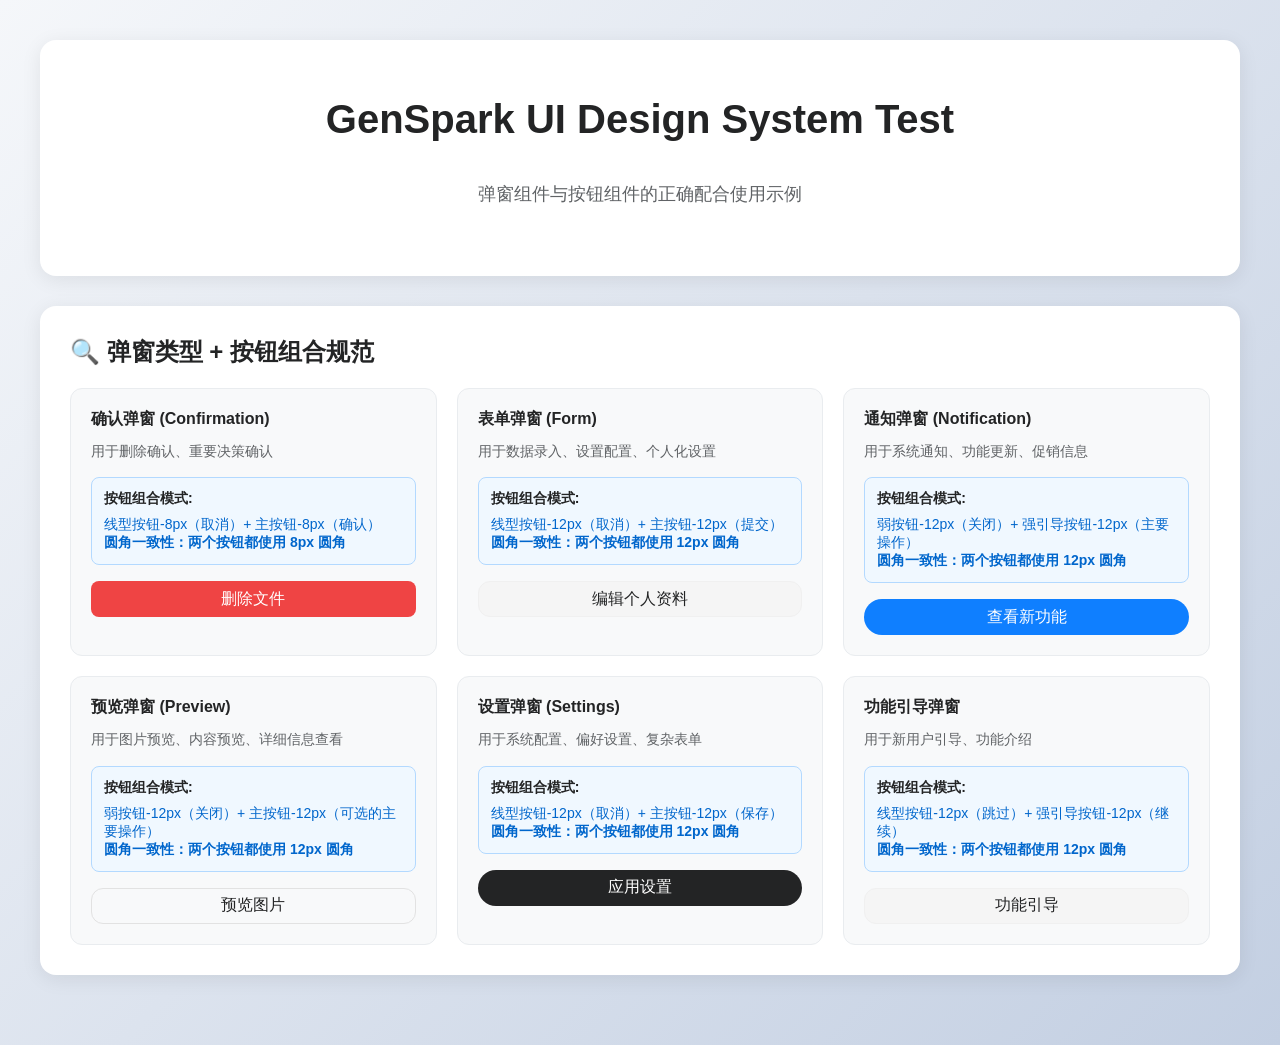
<file: ui-system-test.html>
<!DOCTYPE html>
<html lang="zh-CN">
<head>
    <meta charset="UTF-8">
    <meta name="viewport" content="width=device-width, initial-scale=1.0">
    <title>GenSpark UI Design System Test</title>
    <style>
        /* GenSpark UI Design System - Following .cursorrules */
        
        :root {
            --color-primary: #232425;
            --color-primary-hover: #393A3B;
            --color-guide: #0F7FFF;
            --color-guide-hover: #0E72E5;
            --color-secondary: #F5F5F5;
            --color-secondary-hover: #E9E9E9;
            --color-border: #E2E2E2;
            --color-danger: #EF4444;
            --color-warning: #F59E0B;
            --color-success: #10B981;
        }

        /* Base Component Classes */
        .btn-base {
            border: none;
            cursor: pointer;
            font-family: inherit;
            font-weight: 500;
            display: inline-flex;
            align-items: center;
            justify-content: center;
            gap: 8px;
            transition: all 0.25s ease;
            white-space: nowrap;
            outline: none;
            box-sizing: border-box;
        }

        .modal-base {
            font-family: inherit;
            color: #232425;
            line-height: 1.5;
        }

        /* Button Sizes */
        .btn-large {
            width: 208px;
            height: 40px;
            font-size: 16px;
        }

        .btn-medium {
            width: 144px;
            height: 36px;
            font-size: 16px;
        }

        .btn-small {
            width: 96px;
            height: 28px;
            font-size: 16px;
        }

        /* Button Types */
        .btn-primary-large {
            background: var(--color-primary);
            border-radius: 31px;
            color: white;
        }

        .btn-primary-large:hover {
            background: var(--color-primary-hover);
            box-shadow: 0 2px 8px rgba(35, 36, 37, 0.15);
        }

        .btn-primary-small {
            background: var(--color-primary);
            border-radius: 8px;
            color: white;
        }

        .btn-primary-small:hover {
            background: var(--color-primary-hover);
            box-shadow: 0 2px 8px rgba(35, 36, 37, 0.15);
        }

        .btn-guide {
            background: var(--color-guide);
            border-radius: 31px;
            color: white;
        }

        .btn-guide:hover {
            background: var(--color-guide-hover);
            box-shadow: 0 2px 8px rgba(15, 127, 255, 0.15);
        }

        .btn-outline {
            background: transparent;
            border: 1px solid var(--color-border);
            border-radius: 12px;
            color: var(--color-primary);
        }

        .btn-outline:hover {
            background: var(--color-primary);
            color: white;
            border-color: var(--color-primary);
        }

        .btn-secondary {
            background: var(--color-secondary);
            border: 1px solid #F0F0F0;
            border-radius: 12px;
            color: var(--color-primary);
        }

        .btn-secondary:hover {
            background: var(--color-secondary-hover);
        }

        .btn-danger {
            background: var(--color-danger);
            border: none;
            border-radius: 8px;
            color: white;
        }

        .btn-danger:hover {
            background: #dc2626;
            box-shadow: 0 2px 8px rgba(239, 68, 68, 0.15);
        }

        .btn:disabled {
            opacity: 0.3;
            cursor: not-allowed;
        }

        /* Modal Button Radius Variants for Consistency */
        .btn-primary-8px {
            background: var(--color-primary);
            border-radius: 8px;
            color: white;
        }

        .btn-primary-8px:hover {
            background: var(--color-primary-hover);
            box-shadow: 0 2px 8px rgba(35, 36, 37, 0.15);
        }

        .btn-primary-12px {
            background: var(--color-primary);
            border-radius: 12px;
            color: white;
        }

        .btn-primary-12px:hover {
            background: var(--color-primary-hover);
            box-shadow: 0 2px 8px rgba(35, 36, 37, 0.15);
        }

        .btn-outline-8px {
            background: transparent;
            border: 1px solid var(--color-border);
            border-radius: 8px;
            color: var(--color-primary);
        }

        .btn-outline-8px:hover {
            background: var(--color-primary);
            color: white;
            border-color: var(--color-primary);
        }

        .btn-outline-12px {
            background: transparent;
            border: 1px solid var(--color-border);
            border-radius: 12px;
            color: var(--color-primary);
        }

        .btn-outline-12px:hover {
            background: var(--color-primary);
            color: white;
            border-color: var(--color-primary);
        }

        .btn-guide-12px {
            background: var(--color-guide);
            border-radius: 12px;
            color: white;
        }

        .btn-guide-12px:hover {
            background: var(--color-guide-hover);
            box-shadow: 0 2px 8px rgba(15, 127, 255, 0.15);
        }

        .btn-danger-8px {
            background: var(--color-danger);
            border: none;
            border-radius: 8px;
            color: white;
        }

        .btn-danger-8px:hover {
            background: #dc2626;
            box-shadow: 0 2px 8px rgba(239, 68, 68, 0.15);
        }

        /* Modal Structure */
        .modal-overlay {
            position: fixed;
            top: 0;
            left: 0;
            width: 100%;
            height: 100%;
            background: rgba(0, 0, 0, 0.4);
            backdrop-filter: blur(4px);
            display: flex;
            align-items: center;
            justify-content: center;
            z-index: 1000;
            opacity: 0;
            visibility: hidden;
            transition: all 0.3s ease;
        }

        .modal-dialog {
            background: white;
            border-radius: 16px;
            box-shadow: 0 10px 25px rgba(0, 0, 0, 0.2);
            padding: 24px;
            transform: scale(0.9) translateY(20px);
            transition: all 0.3s ease;
            max-width: 90vw;
            max-height: 90vh;
            overflow-y: auto;
            position: relative;
        }

        .modal-overlay.active {
            opacity: 1;
            visibility: visible;
        }

        .modal-overlay.active .modal-dialog {
            transform: scale(1) translateY(0);
        }

        /* Modal Sizes */
        .modal-small {
            width: 400px;
            max-width: 400px;
        }

        .modal-medium {
            width: 500px;
            max-width: 600px;
        }

        .modal-large {
            width: 700px;
            max-width: 800px;
        }

        /* Modal Components */
        .modal-header {
            display: flex;
            justify-content: space-between;
            align-items: center;
            margin-bottom: 16px;
            padding-bottom: 16px;
            border-bottom: 1px solid #f0f0f0;
        }

        .modal-title {
            font-size: 20px;
            font-weight: 600;
            color: #232425;
            margin: 0;
            display: flex;
            align-items: center;
            gap: 8px;
        }

        .modal-body {
            margin-bottom: 24px;
            color: #606366;
            line-height: 1.6;
        }

        .modal-footer {
            display: flex;
            gap: 12px;
            justify-content: flex-end;
            padding-top: 16px;
            border-top: 1px solid #f0f0f0;
        }

        .close-btn {
            background: none;
            border: none;
            color: #909499;
            cursor: pointer;
            padding: 8px;
            border-radius: 4px;
            transition: color 0.2s ease;
            font-size: 24px;
            line-height: 1;
        }

        .close-btn:hover {
            color: #232425;
            background: #f5f5f5;
        }

        .danger-icon {
            color: var(--color-danger);
            font-size: 24px;
        }

        .warning-content {
            display: flex;
            align-items: center;
            gap: 12px;
            margin-bottom: 16px;
            padding: 16px;
            background: #fff5f5;
            border-radius: 8px;
            border-left: 4px solid var(--color-danger);
        }

        .form-group {
            margin-bottom: 16px;
        }

        .form-group label {
            display: block;
            font-size: 14px;
            font-weight: 600;
            color: #232425;
            margin-bottom: 8px;
        }

        .form-group input, .form-group textarea {
            width: 100%;
            padding: 12px;
            border: 1px solid var(--color-border);
            border-radius: 8px;
            outline: none;
            font-size: 14px;
            transition: border-color 0.2s ease;
        }

        .form-group input:focus, .form-group textarea:focus {
            border-color: var(--color-guide);
        }

        /* Demo Page Styles */
        body {
            font-family: -apple-system, BlinkMacSystemFont, 'Segoe UI', Arial, sans-serif;
            background: linear-gradient(135deg, #f5f7fa 0%, #c3cfe2 100%);
            padding: 40px 20px;
            margin: 0;
            color: #232425;
        }

        .container {
            max-width: 1200px;
            margin: 0 auto;
        }

        .section {
            background: white;
            border-radius: 16px;
            padding: 30px;
            margin-bottom: 30px;
            box-shadow: 0 4px 20px rgba(0, 0, 0, 0.08);
        }

        .section h2 {
            margin: 0 0 20px 0;
            color: #232425;
            font-size: 24px;
            font-weight: 600;
        }

        .demo-grid {
            display: grid;
            grid-template-columns: repeat(auto-fit, minmax(280px, 1fr));
            gap: 20px;
        }

        .demo-item {
            background: #f8f9fa;
            padding: 20px;
            border-radius: 12px;
            border: 1px solid #e9ecef;
        }

        .demo-item h3 {
            margin: 0 0 12px 0;
            font-size: 16px;
            font-weight: 600;
            color: #232425;
        }

        .demo-item .description {
            font-size: 14px;
            color: #606366;
            margin-bottom: 16px;
            line-height: 1.4;
        }

        .demo-item .trigger-btn {
            width: 100%;
        }

        .usage-note {
            background: #f0f8ff;
            border: 1px solid #b3d9ff;
            border-radius: 8px;
            padding: 12px;
            margin: 16px 0;
            font-size: 14px;
            color: #0066cc;
        }

        .pattern-title {
            font-weight: 600;
            color: #232425;
            margin-bottom: 8px;
        }
    </style>
</head>
<body>
    <div class="container">
        <div class="section">
            <h1 style="text-align: center; font-size: 2.5rem; font-weight: 700; margin-bottom: 40px;">
                GenSpark UI Design System Test
            </h1>
            <p style="text-align: center; font-size: 1.1rem; color: #606366; margin-bottom: 40px;">
                弹窗组件与按钮组件的正确配合使用示例
            </p>
        </div>

        <div class="section">
            <h2>🔍 弹窗类型 + 按钮组合规范</h2>
            <div class="demo-grid">
                <!-- Confirmation Modal -->
                <div class="demo-item">
                    <h3>确认弹窗 (Confirmation)</h3>
                    <div class="description">用于删除确认、重要决策确认</div>
                    <div class="usage-note">
                        <div class="pattern-title">按钮组合模式:</div>
                        线型按钮-8px（取消）+ 主按钮-8px（确认）<br>
                        <strong>圆角一致性：两个按钮都使用 8px 圆角</strong>
                    </div>
                    <button class="btn-base btn-danger btn-medium trigger-btn" onclick="showModal('delete-confirmation')">
                        删除文件
                    </button>
                </div>

                <!-- Form Modal -->
                <div class="demo-item">
                    <h3>表单弹窗 (Form)</h3>
                    <div class="description">用于数据录入、设置配置、个人化设置</div>
                    <div class="usage-note">
                        <div class="pattern-title">按钮组合模式:</div>
                        线型按钮-12px（取消）+ 主按钮-12px（提交）<br>
                        <strong>圆角一致性：两个按钮都使用 12px 圆角</strong>
                    </div>
                    <button class="btn-base btn-secondary btn-medium trigger-btn" onclick="showModal('profile-form')">
                        编辑个人资料
                    </button>
                </div>

                <!-- Notification Modal -->
                <div class="demo-item">
                    <h3>通知弹窗 (Notification)</h3>
                    <div class="description">用于系统通知、功能更新、促销信息</div>
                    <div class="usage-note">
                        <div class="pattern-title">按钮组合模式:</div>
                        弱按钮-12px（关闭）+ 强引导按钮-12px（主要操作）<br>
                        <strong>圆角一致性：两个按钮都使用 12px 圆角</strong>
                    </div>
                    <button class="btn-base btn-guide btn-medium trigger-btn" onclick="showModal('feature-notification')">
                        查看新功能
                    </button>
                </div>

                <!-- Preview Modal -->
                <div class="demo-item">
                    <h3>预览弹窗 (Preview)</h3>
                    <div class="description">用于图片预览、内容预览、详细信息查看</div>
                    <div class="usage-note">
                        <div class="pattern-title">按钮组合模式:</div>
                        弱按钮-12px（关闭）+ 主按钮-12px（可选的主要操作）<br>
                        <strong>圆角一致性：两个按钮都使用 12px 圆角</strong>
                    </div>
                    <button class="btn-base btn-outline btn-medium trigger-btn" onclick="showModal('image-preview')">
                        预览图片
                    </button>
                </div>

                <!-- Settings Modal -->
                <div class="demo-item">
                    <h3>设置弹窗 (Settings)</h3>
                    <div class="description">用于系统配置、偏好设置、复杂表单</div>
                    <div class="usage-note">
                        <div class="pattern-title">按钮组合模式:</div>
                        线型按钮-12px（取消）+ 主按钮-12px（保存）<br>
                        <strong>圆角一致性：两个按钮都使用 12px 圆角</strong>
                    </div>
                    <button class="btn-base btn-primary-large btn-medium trigger-btn" onclick="showModal('app-settings')">
                        应用设置
                    </button>
                </div>

                <!-- Feature Guidance -->
                <div class="demo-item">
                    <h3>功能引导弹窗</h3>
                    <div class="description">用于新用户引导、功能介绍</div>
                    <div class="usage-note">
                        <div class="pattern-title">按钮组合模式:</div>
                        线型按钮-12px（跳过）+ 强引导按钮-12px（继续）<br>
                        <strong>圆角一致性：两个按钮都使用 12px 圆角</strong>
                    </div>
                    <button class="btn-base btn-secondary btn-medium trigger-btn" onclick="showModal('feature-guide')">
                        功能引导
                    </button>
                </div>
            </div>
        </div>

        <!-- Delete Confirmation Modal -->
        <div id="delete-confirmation" class="modal-overlay">
            <div class="modal-dialog modal-small">
                <div class="modal-header">
                    <h2 class="modal-title">
                        <span class="danger-icon">⚠️</span>
                        确认删除
                    </h2>
                    <button class="close-btn" onclick="hideModal('delete-confirmation')" aria-label="关闭">×</button>
                </div>
                <div class="modal-body">
                    <div class="warning-content">
                        <span style="font-size: 24px;">🗑️</span>
                        <div>
                            <strong>此操作不可撤销</strong><br>
                            确定要删除"项目文档.pdf"吗？文件删除后无法恢复。
                        </div>
                    </div>
                </div>
                <div class="modal-footer">
                    <button class="btn-base btn-outline-8px btn-medium" onclick="hideModal('delete-confirmation')">
                        取消
                    </button>
                    <button class="btn-base btn-danger-8px btn-medium" onclick="confirmDelete()">
                        确认删除
                    </button>
                </div>
            </div>
        </div>

        <!-- Profile Form Modal -->
        <div id="profile-form" class="modal-overlay">
            <div class="modal-dialog modal-medium">
                <div class="modal-header">
                    <h2 class="modal-title">编辑个人资料</h2>
                    <button class="close-btn" onclick="hideModal('profile-form')" aria-label="关闭">×</button>
                </div>
                <div class="modal-body">
                    <form>
                        <div class="form-group">
                            <label>姓名</label>
                            <input type="text" value="张三" placeholder="请输入姓名">
                        </div>
                        <div class="form-group">
                            <label>邮箱</label>
                            <input type="email" value="zhangsan@example.com" placeholder="请输入邮箱">
                        </div>
                        <div class="form-group">
                            <label>个人简介</label>
                            <textarea rows="3" placeholder="请输入个人简介">资深产品经理，专注于用户体验设计和产品策略。</textarea>
                        </div>
                    </form>
                </div>
                <div class="modal-footer">
                    <button class="btn-base btn-outline-12px btn-medium" onclick="hideModal('profile-form')">
                        取消
                    </button>
                    <button class="btn-base btn-primary-12px btn-medium" onclick="saveProfile()">
                        保存更改
                    </button>
                </div>
            </div>
        </div>

        <!-- Feature Notification Modal -->
        <div id="feature-notification" class="modal-overlay">
            <div class="modal-dialog modal-medium">
                <div class="modal-header">
                    <h2 class="modal-title">🎉 新功能发布</h2>
                    <button class="close-btn" onclick="hideModal('feature-notification')" aria-label="关闭">×</button>
                </div>
                <div class="modal-body">
                    <div style="text-align: center; margin-bottom: 20px;">
                        <div style="font-size: 64px; margin-bottom: 16px;">🚀</div>
                        <h3 style="margin: 0 0 12px 0; color: #232425;">AI 智能助手升级</h3>
                        <p>我们为您带来了全新的 AI 功能体验！现在支持更智能的对话和更精准的回答。</p>
                    </div>
                    <div style="background: #f0f8ff; padding: 16px; border-radius: 8px; border-left: 4px solid var(--color-guide);">
                        <strong>新功能亮点：</strong>
                        <ul style="margin: 8px 0 0 20px;">
                            <li>更智能的对话理解</li>
                            <li>支持多轮对话上下文</li>
                            <li>个性化回答推荐</li>
                        </ul>
                    </div>
                </div>
                <div class="modal-footer">
                    <button class="btn-base btn-secondary btn-medium" onclick="hideModal('feature-notification')" style="border-radius: 12px;">
                        稍后体验
                    </button>
                    <button class="btn-base btn-guide-12px btn-medium" onclick="startExperience()">
                        立即体验
                    </button>
                </div>
            </div>
        </div>

        <!-- Image Preview Modal -->
        <div id="image-preview" class="modal-overlay">
            <div class="modal-dialog modal-large">
                <div class="modal-header">
                    <h2 class="modal-title">图片预览</h2>
                    <button class="close-btn" onclick="hideModal('image-preview')" aria-label="关闭">×</button>
                </div>
                <div class="modal-body">
                    <div style="text-align: center; margin-bottom: 20px;">
                        <div style="width: 400px; height: 300px; background: linear-gradient(135deg, #667eea 0%, #764ba2 100%); margin: 0 auto; border-radius: 12px; display: flex; align-items: center; justify-content: center; color: white; font-size: 24px; font-weight: 600;">
                            示例图片
                        </div>
                    </div>
                    <div style="background: #f8f9fa; padding: 16px; border-radius: 8px;">
                        <div style="display: grid; grid-template-columns: 1fr 1fr; gap: 12px; font-size: 14px;">
                            <div><strong>文件名:</strong> example-image.jpg</div>
                            <div><strong>尺寸:</strong> 1920 × 1080</div>
                            <div><strong>大小:</strong> 2.5 MB</div>
                            <div><strong>格式:</strong> JPEG</div>
                        </div>
                    </div>
                </div>
                <div class="modal-footer">
                    <button class="btn-base btn-secondary btn-medium" onclick="hideModal('image-preview')" style="border-radius: 12px;">
                        关闭
                    </button>
                    <button class="btn-base btn-primary-12px btn-medium" onclick="downloadImage()">
                        下载图片
                    </button>
                </div>
            </div>
        </div>

        <!-- App Settings Modal -->
        <div id="app-settings" class="modal-overlay">
            <div class="modal-dialog modal-medium">
                <div class="modal-header">
                    <h2 class="modal-title">应用设置</h2>
                    <button class="close-btn" onclick="hideModal('app-settings')" aria-label="关闭">×</button>
                </div>
                <div class="modal-body">
                    <div class="form-group">
                        <label>默认语言</label>
                        <select style="width: 100%; padding: 12px; border: 1px solid var(--color-border); border-radius: 8px;">
                            <option value="zh-CN">简体中文</option>
                            <option value="en-US">English</option>
                        </select>
                    </div>
                    <div class="form-group">
                        <label>主题设置</label>
                        <div style="display: flex; gap: 12px;">
                            <label style="display: flex; align-items: center; gap: 8px; font-weight: normal;">
                                <input type="radio" name="theme" value="light" checked>
                                浅色模式
                            </label>
                            <label style="display: flex; align-items: center; gap: 8px; font-weight: normal;">
                                <input type="radio" name="theme" value="dark">
                                深色模式
                            </label>
                        </div>
                    </div>
                    <div class="form-group">
                        <label style="display: flex; align-items: center; gap: 8px; font-weight: normal;">
                            <input type="checkbox" checked>
                            启用推送通知
                        </label>
                    </div>
                    <div class="form-group">
                        <label style="display: flex; align-items: center; gap: 8px; font-weight: normal;">
                            <input type="checkbox">
                            自动保存草稿
                        </label>
                    </div>
                </div>
                <div class="modal-footer">
                    <button class="btn-base btn-outline-12px btn-medium" onclick="hideModal('app-settings')">
                        取消
                    </button>
                    <button class="btn-base btn-primary-12px btn-medium" onclick="saveSettings()">
                        保存设置
                    </button>
                </div>
            </div>
        </div>

        <!-- Feature Guide Modal -->
        <div id="feature-guide" class="modal-overlay">
            <div class="modal-dialog modal-medium">
                <div class="modal-header">
                    <h2 class="modal-title">功能引导</h2>
                    <button class="close-btn" onclick="hideModal('feature-guide')" aria-label="关闭">×</button>
                </div>
                <div class="modal-body">
                    <div style="text-align: center; margin-bottom: 24px;">
                        <div style="font-size: 64px; margin-bottom: 16px;">🎯</div>
                        <h3 style="margin: 0 0 12px 0; color: #232425;">欢迎使用 GenSpark</h3>
                        <p>让我们快速了解如何使用核心功能，提升您的工作效率。</p>
                    </div>
                    <div style="display: grid; grid-template-columns: repeat(2, 1fr); gap: 16px;">
                        <div style="text-align: center; padding: 16px; background: #f8f9fa; border-radius: 8px;">
                            <div style="font-size: 32px; margin-bottom: 8px;">💬</div>
                            <div style="font-weight: 600; margin-bottom: 4px;">智能对话</div>
                            <div style="font-size: 12px; color: #606366;">与 AI 助手进行自然对话</div>
                        </div>
                        <div style="text-align: center; padding: 16px; background: #f8f9fa; border-radius: 8px;">
                            <div style="font-size: 32px; margin-bottom: 8px;">📊</div>
                            <div style="font-weight: 600; margin-bottom: 4px;">数据分析</div>
                            <div style="font-size: 12px; color: #606366;">快速分析和可视化数据</div>
                        </div>
                    </div>
                </div>
                <div class="modal-footer">
                    <button class="btn-base btn-outline-12px btn-medium" onclick="hideModal('feature-guide')">
                        跳过引导
                    </button>
                    <button class="btn-base btn-guide-12px btn-medium" onclick="startGuide()">
                        开始使用
                    </button>
                </div>
            </div>
        </div>
    </div>

    <script>
        // Modal Management
        function showModal(modalId) {
            const modal = document.getElementById(modalId);
            if (modal) {
                modal.classList.add('active');
                document.body.style.overflow = 'hidden';
                
                // Focus management
                const firstFocusable = modal.querySelector('button, input, select, textarea');
                if (firstFocusable) {
                    setTimeout(() => firstFocusable.focus(), 100);
                }
            }
        }

        function hideModal(modalId) {
            const modal = document.getElementById(modalId);
            if (modal) {
                modal.classList.remove('active');
                document.body.style.overflow = 'auto';
            }
        }

        // Action Handlers
        function confirmDelete() {
            alert('文件已删除（模拟操作）');
            hideModal('delete-confirmation');
        }

        function saveProfile() {
            alert('个人资料已保存（模拟操作）');
            hideModal('profile-form');
        }

        function startExperience() {
            alert('正在启动新功能体验（模拟操作）');
            hideModal('feature-notification');
        }

        function downloadImage() {
            alert('图片下载已开始（模拟操作）');
            hideModal('image-preview');
        }

        function saveSettings() {
            alert('应用设置已保存（模拟操作）');
            hideModal('app-settings');
        }

        function startGuide() {
            alert('功能引导已开始（模拟操作）');
            hideModal('feature-guide');
        }

        // Global Event Listeners
        document.addEventListener('keydown', function(event) {
            if (event.key === 'Escape') {
                const activeModal = document.querySelector('.modal-overlay.active');
                if (activeModal) {
                    hideModal(activeModal.id);
                }
            }
        });

        document.addEventListener('click', function(event) {
            if (event.target.classList.contains('modal-overlay')) {
                hideModal(event.target.id);
            }
        });

        console.log('GenSpark UI Design System Test Loaded');
        console.log('All modals and buttons follow the integrated design rules');
    </script>
</body>
</html>
</file>
